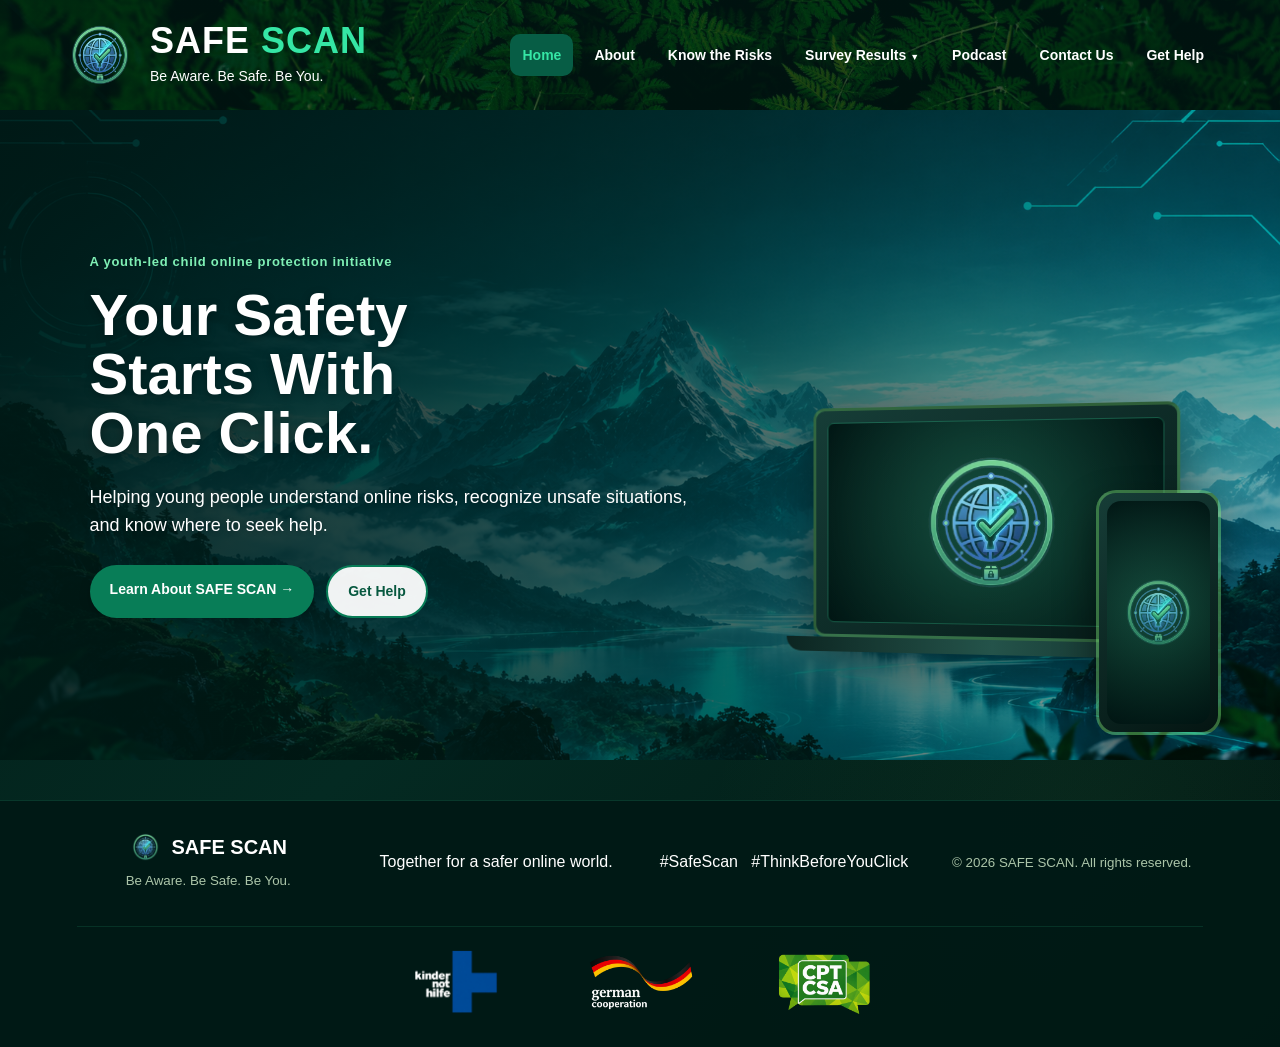
<file: index.html>
<!DOCTYPE html>
<html lang="en">
<head>
    <meta charset="UTF-8">
    <meta name="viewport" content="width=device-width, initial-scale=1.0">
    <title>SAFE SCAN | Be Aware. Be Safe. Be You.</title>
    <link rel="stylesheet" href="css/style.css">
</head>
<body>
<header class="header">

    <a href="index.html" class="logo">

        <div class="logo-icon">
            <img src="Images/logo.png" alt="SAFE SCAN Logo">
        </div>

        <div class="logo-text">
            <h2>SAFE <span>SCAN</span></h2>
            <p>Be Aware. Be Safe. Be You.</p>
        </div>

    </a>

    <nav id="mainNav">
        <a href="index.html" class="nav-link active">Home</a>
        <a href="about.html" class="nav-link">About</a>
        <a href="risks.html" class="nav-link">Know the Risks</a>
        <div class="survey-dropdown">
            <button type="button" class="nav-link survey-dropdown-btn" id="surveyDropdownButton"
                    onclick="toggleSurveyDropdown(event)" aria-expanded="false" aria-controls="surveyDropdownMenu">
                Survey Results <span class="dropdown-arrow">▼</span>
            </button>
            <div class="survey-dropdown-menu" id="surveyDropdownMenu">
                <button type="button" onclick="showSurveySection('respondentProfile')"><span>Respondent Profile</span><b>›</b></button>
                <button type="button" onclick="showSurveySection('internetUse')"><span>Internet Use and Online Behavior</span><b>›</b></button>
                <button type="button" onclick="showSurveySection('awareness')"><span>Awareness Information Needs and Podcast Preferences</span><b>›</b></button>
                <button type="button" onclick="showSurveySection('helpSeeking')"><span>Help-Seeking and Reporting</span><b>›</b></button>
                <button type="button" onclick="showSurveySection('overallData')"><span>Overall Data Interpretation</span><b>›</b></button>
            </div>
        </div>
        <a href="podcast.html" class="nav-link">Podcast</a>
        <a href="contact.html" class="nav-link">Contact Us</a>
        <a href="help.html" class="nav-link">Get Help</a>
    </nav>

    <button class="menu-btn" type="button" onclick="toggleMenu()" aria-label="Open navigation menu" aria-controls="mainNav" aria-expanded="false">☰</button>

</header>
<section class="hero" id="home">

    <div class="hero-content">

        <p class="small-title">
            A youth-led child online protection initiative
        </p>

        <h1>
            Your Safety<br>
            Starts With<br>
            One Click.
        </h1>

        <p>
            Helping young people understand online risks,
            recognize unsafe situations, and know where to seek help.
        </p>

        <div class="hero-buttons">

            <a href="about.html" class="btn primary">
                Learn About SAFE SCAN →
            </a>

            <a href="help.html" class="btn secondary">
                Get Help
            </a>

        </div>

    </div>

    <div class="hero-image">

        <div class="laptop">
            <div class="screen">
                🛡️
            </div>
        </div>

        <div class="phone">
            🛡️
        </div>

    </div>

</section>
<main>
</main>
<footer>

    <div>
        <div class="footer-brand">
            <img src="Images/logo.png" alt="SAFE SCAN Logo" class="footer-logo">
            <strong>SAFE SCAN</strong>
        </div>
        <small>Be Aware. Be Safe. Be You.</small>
    </div>

    <div>
        Together for a safer online world.
    </div>

    <div>
        #SafeScan &nbsp; #ThinkBeforeYouClick
    </div>

    <div class="copyright">
        <p><small>&copy; 2026 SAFE SCAN. All rights reserved.</small></p>
    </div>

    <div class="footer-partners" aria-label="SAFE SCAN partner logos">
        <img src="Images/partner-logo-1.png" alt="Partner organization logo">
        <img src="Images/partner-logo-2.png" alt="German Cooperation logo">
        <img src="Images/partner-logo-3.png" alt="CPT CSA logo">
    </div>

</footer>
<script src="js/script.js"></script>
</body>
</html>
</file>
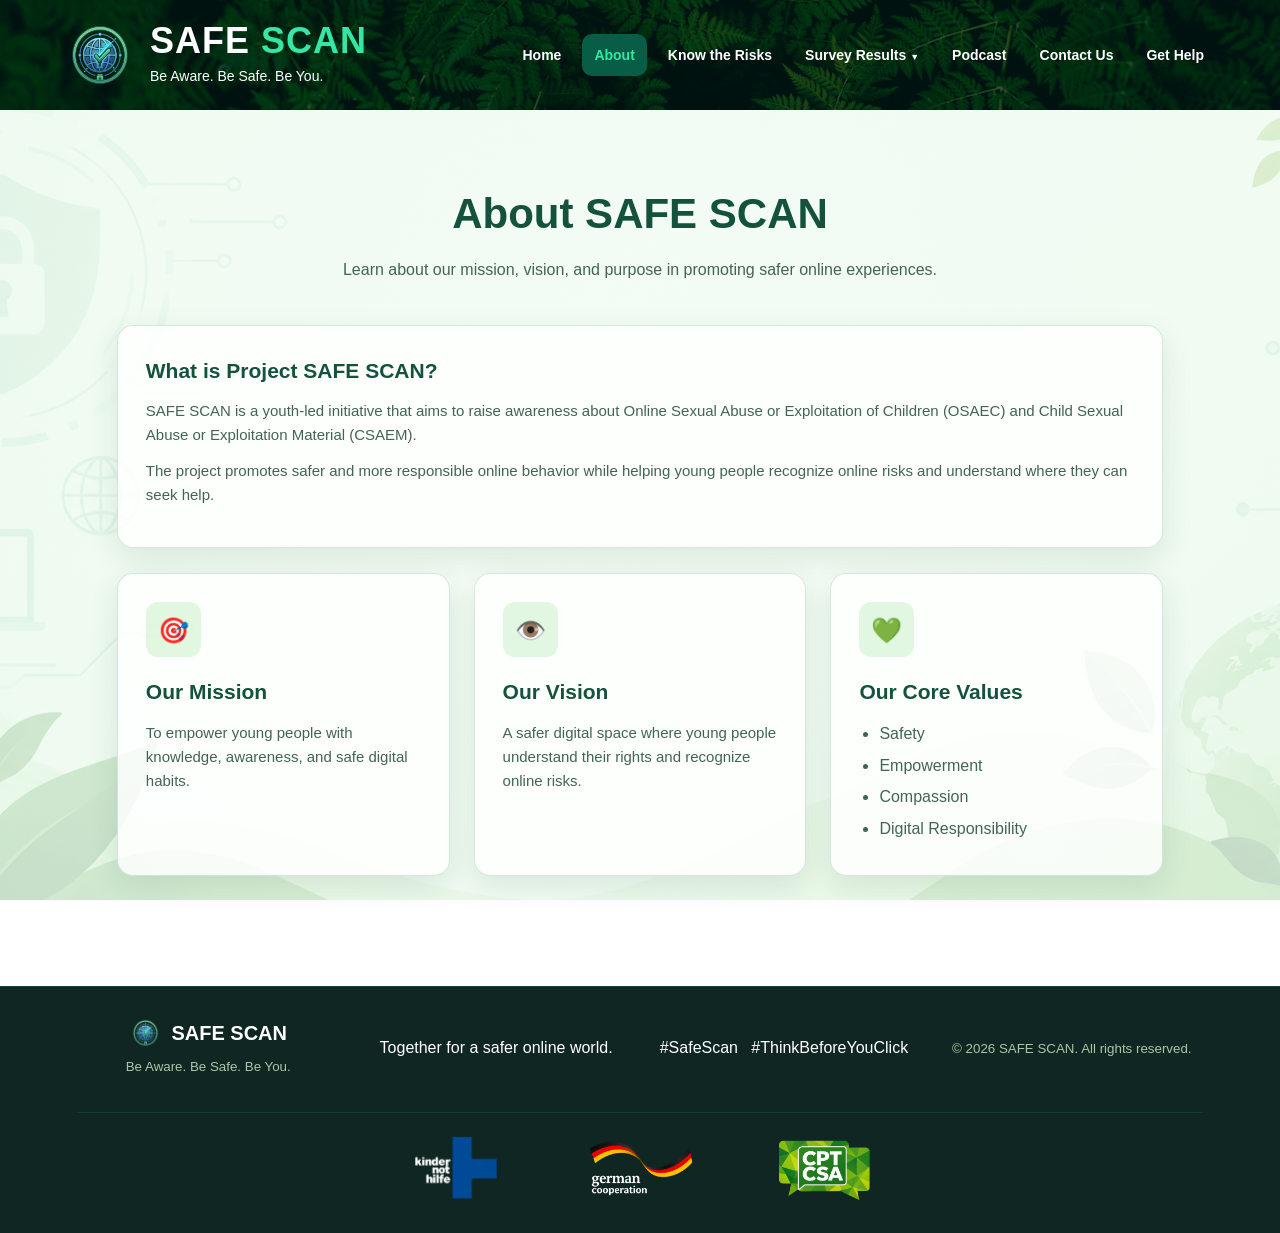
<file: about.html>
<!DOCTYPE html>
<html lang="en">
<head>
    <meta charset="UTF-8">
    <meta name="viewport" content="width=device-width, initial-scale=1.0">
    <title>About SAFE SCAN</title>
    <link rel="stylesheet" href="css/style.css">
</head>
<body>
<header class="header">

    <a href="index.html" class="logo">

        <div class="logo-icon">
            <img src="Images/logo.png" alt="SAFE SCAN Logo">
        </div>

        <div class="logo-text">
            <h2>SAFE <span>SCAN</span></h2>
            <p>Be Aware. Be Safe. Be You.</p>
        </div>

    </a>

    <nav id="mainNav">
        <a href="index.html" class="nav-link">Home</a>
        <a href="about.html" class="nav-link active">About</a>
        <a href="risks.html" class="nav-link">Know the Risks</a>
        <div class="survey-dropdown">
            <button type="button" class="nav-link survey-dropdown-btn" id="surveyDropdownButton"
                    onclick="toggleSurveyDropdown(event)" aria-expanded="false" aria-controls="surveyDropdownMenu">
                Survey Results <span class="dropdown-arrow">▼</span>
            </button>
            <div class="survey-dropdown-menu" id="surveyDropdownMenu">
                <button type="button" onclick="showSurveySection('respondentProfile')"><span>Respondent Profile</span><b>›</b></button>
                <button type="button" onclick="showSurveySection('internetUse')"><span>Internet Use and Online Behavior</span><b>›</b></button>
                <button type="button" onclick="showSurveySection('awareness')"><span>Awareness Information Needs and Podcast Preferences</span><b>›</b></button>
                <button type="button" onclick="showSurveySection('helpSeeking')"><span>Help-Seeking and Reporting</span><b>›</b></button>
                <button type="button" onclick="showSurveySection('overallData')"><span>Overall Data Interpretation</span><b>›</b></button>
            </div>
        </div>
        <a href="podcast.html" class="nav-link">Podcast</a>
        <a href="contact.html" class="nav-link">Contact Us</a>
        <a href="help.html" class="nav-link">Get Help</a>
    </nav>

    <button class="menu-btn" type="button" onclick="toggleMenu()" aria-label="Open navigation menu" aria-controls="mainNav" aria-expanded="false">☰</button>

</header>
<main>
<section class="page" id="about">

    <div class="page-title">
        <h2>About SAFE SCAN</h2>

        <p>
            Learn about our mission, vision, and purpose
            in promoting safer online experiences.
        </p>
    </div>

    <div class="card">

        <h3>What is Project SAFE SCAN?</h3>

        <p>
            SAFE SCAN is a youth-led initiative that aims to raise
            awareness about Online Sexual Abuse or Exploitation of
            Children (OSAEC) and Child Sexual Abuse or Exploitation
            Material (CSAEM).
        </p>

        <p>
            The project promotes safer and more responsible online
            behavior while helping young people recognize online
            risks and understand where they can seek help.
        </p>

    </div>


    <div class="three-columns">

        <div class="card">

            <div class="card-icon">🎯</div>

            <h3>Our Mission</h3>

            <p>
                To empower young people with knowledge,
                awareness, and safe digital habits.
            </p>

        </div>


        <div class="card">

            <div class="card-icon">👁️</div>

            <h3>Our Vision</h3>

            <p>
                A safer digital space where young people
                understand their rights and recognize online risks.
            </p>

        </div>


        <div class="card">

            <div class="card-icon">💚</div>

            <h3>Our Core Values</h3>

            <ul>
                <li>Safety</li>
                <li>Empowerment</li>
                <li>Compassion</li>
                <li>Digital Responsibility</li>
            </ul>

        </div>

    </div>

</section>
</main>
<footer>

    <div>
        <div class="footer-brand">
            <img src="Images/logo.png" alt="SAFE SCAN Logo" class="footer-logo">
            <strong>SAFE SCAN</strong>
        </div>
        <small>Be Aware. Be Safe. Be You.</small>
    </div>

    <div>
        Together for a safer online world.
    </div>

    <div>
        #SafeScan &nbsp; #ThinkBeforeYouClick
    </div>

    <div class="copyright">
        <p><small>&copy; 2026 SAFE SCAN. All rights reserved.</small></p>
    </div>

    <div class="footer-partners" aria-label="SAFE SCAN partner logos">
        <img src="Images/partner-logo-1.png" alt="Partner organization logo">
        <img src="Images/partner-logo-2.png" alt="German Cooperation logo">
        <img src="Images/partner-logo-3.png" alt="CPT CSA logo">
    </div>

</footer>
<script src="js/script.js"></script>
</body>
</html>
</file>
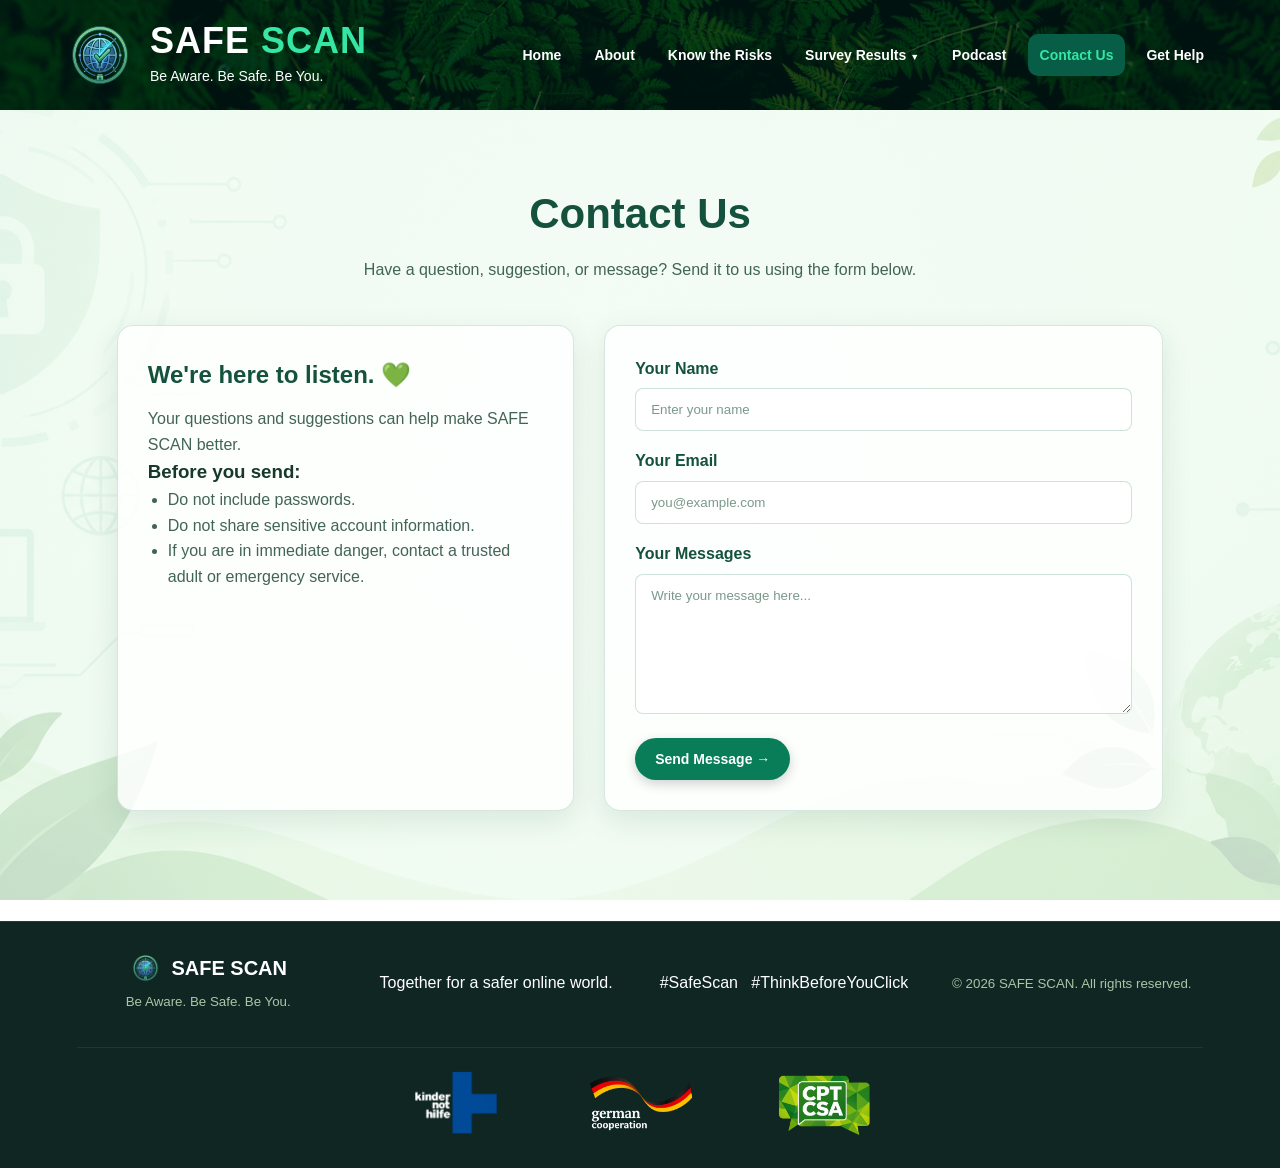
<file: contact.html>
<!DOCTYPE html>
<html lang="en">
<head>
    <meta charset="UTF-8">
    <meta name="viewport" content="width=device-width, initial-scale=1.0">
    <title>Contact Us | SAFE SCAN</title>
    <link rel="stylesheet" href="css/style.css">
</head>
<body>
<header class="header">

    <a href="index.html" class="logo">

        <div class="logo-icon">
            <img src="Images/logo.png" alt="SAFE SCAN Logo">
        </div>

        <div class="logo-text">
            <h2>SAFE <span>SCAN</span></h2>
            <p>Be Aware. Be Safe. Be You.</p>
        </div>

    </a>

    <nav id="mainNav">
        <a href="index.html" class="nav-link">Home</a>
        <a href="about.html" class="nav-link">About</a>
        <a href="risks.html" class="nav-link">Know the Risks</a>
        <div class="survey-dropdown">
            <button type="button" class="nav-link survey-dropdown-btn" id="surveyDropdownButton"
                    onclick="toggleSurveyDropdown(event)" aria-expanded="false" aria-controls="surveyDropdownMenu">
                Survey Results <span class="dropdown-arrow">▼</span>
            </button>
            <div class="survey-dropdown-menu" id="surveyDropdownMenu">
                <button type="button" onclick="showSurveySection('respondentProfile')"><span>Respondent Profile</span><b>›</b></button>
                <button type="button" onclick="showSurveySection('internetUse')"><span>Internet Use and Online Behavior</span><b>›</b></button>
                <button type="button" onclick="showSurveySection('awareness')"><span>Awareness Information Needs and Podcast Preferences</span><b>›</b></button>
                <button type="button" onclick="showSurveySection('helpSeeking')"><span>Help-Seeking and Reporting</span><b>›</b></button>
                <button type="button" onclick="showSurveySection('overallData')"><span>Overall Data Interpretation</span><b>›</b></button>
            </div>
        </div>
        <a href="podcast.html" class="nav-link">Podcast</a>
        <a href="contact.html" class="nav-link active">Contact Us</a>
        <a href="help.html" class="nav-link">Get Help</a>
    </nav>

    <button class="menu-btn" type="button" onclick="toggleMenu()" aria-label="Open navigation menu" aria-controls="mainNav" aria-expanded="false">☰</button>

</header>
<main>
<section class="page" id="contact">

    <div class="page-title">

        <h2>Contact Us</h2>

        <p>
            Have a question, suggestion, or message?
            Send it to us using the form below.
        </p>

    </div>


    <div class="contact-container">


        <div class="contact-info">

            <h2>
                We're here to listen. 💚
            </h2>

            <p>
                Your questions and suggestions can help
                make SAFE SCAN better.
            </p>

            <h3>Before you send:</h3>

            <ul>

                <li>
                    Do not include passwords.
                </li>

                <li>
                    Do not share sensitive account information.
                </li>

                <li>
                    If you are in immediate danger,
                    contact a trusted adult or emergency service.
                </li>

            </ul>

        </div>


        <form id="contactForm">

            <label>Your Name</label>

            <input
                type="text"
                id="name"
                placeholder="Enter your name"
                required
            >


            <label>Your Email</label>

            <input
                type="email"
                id="email"
                placeholder="you@example.com"
                required
            >


            <label>Your Messages</label>

            <textarea
                id="message"
                placeholder="Write your message here..."
                required
            ></textarea>


            <button
                type="submit"
                class="btn primary"
            >
                Send Message →
            </button>


            <div
                id="successMessage"
                class="success-message"
            ></div>

        </form>

    </div>

</section>
</main>
<footer>

    <div>
        <div class="footer-brand">
            <img src="Images/logo.png" alt="SAFE SCAN Logo" class="footer-logo">
            <strong>SAFE SCAN</strong>
        </div>
        <small>Be Aware. Be Safe. Be You.</small>
    </div>

    <div>
        Together for a safer online world.
    </div>

    <div>
        #SafeScan &nbsp; #ThinkBeforeYouClick
    </div>

    <div class="copyright">
        <p><small>&copy; 2026 SAFE SCAN. All rights reserved.</small></p>
    </div>

    <div class="footer-partners" aria-label="SAFE SCAN partner logos">
        <img src="Images/partner-logo-1.png" alt="Partner organization logo">
        <img src="Images/partner-logo-2.png" alt="German Cooperation logo">
        <img src="Images/partner-logo-3.png" alt="CPT CSA logo">
    </div>

</footer>
<script src="js/script.js"></script>
</body>
</html>
</file>
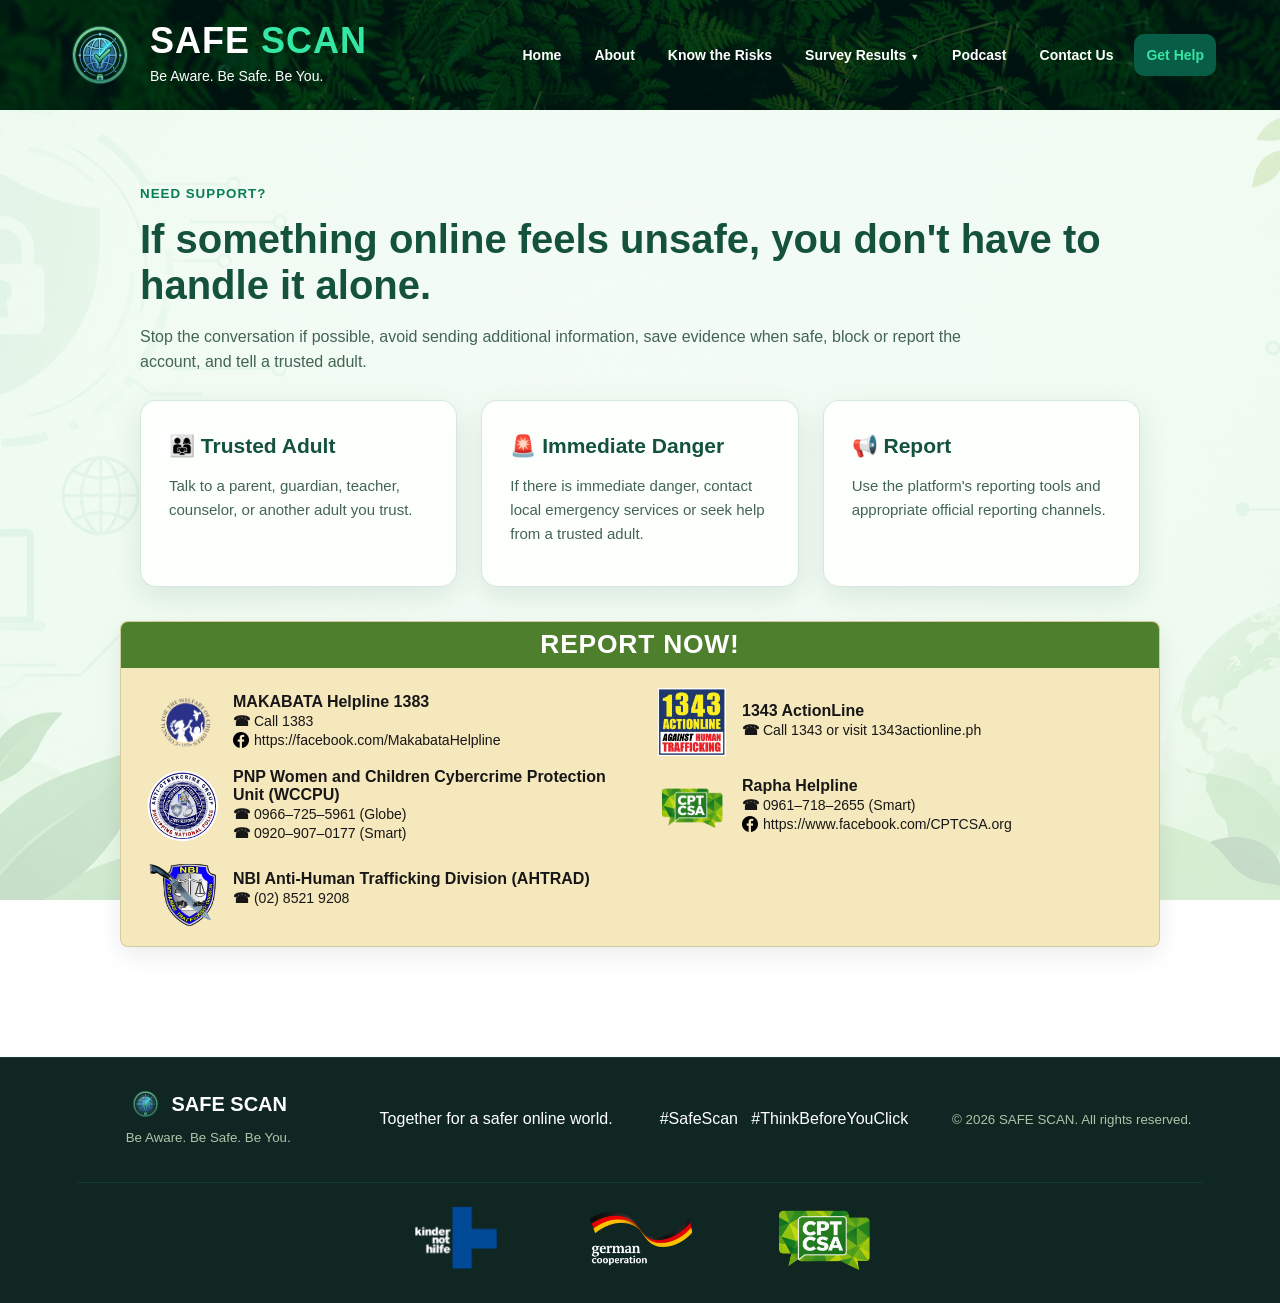
<file: help.html>
<!DOCTYPE html>
<html lang="en">
<head>
    <meta charset="UTF-8">
    <meta name="viewport" content="width=device-width, initial-scale=1.0">
    <title>Get Help | SAFE SCAN</title>
    <link rel="stylesheet" href="css/style.css">
</head>
<body>
<header class="header">

    <a href="index.html" class="logo">

        <div class="logo-icon">
            <img src="Images/logo.png" alt="SAFE SCAN Logo">
        </div>

        <div class="logo-text">
            <h2>SAFE <span>SCAN</span></h2>
            <p>Be Aware. Be Safe. Be You.</p>
        </div>

    </a>

    <nav id="mainNav">
        <a href="index.html" class="nav-link">Home</a>
        <a href="about.html" class="nav-link">About</a>
        <a href="risks.html" class="nav-link">Know the Risks</a>
        <div class="survey-dropdown">
            <button type="button" class="nav-link survey-dropdown-btn" id="surveyDropdownButton"
                    onclick="toggleSurveyDropdown(event)" aria-expanded="false" aria-controls="surveyDropdownMenu">
                Survey Results <span class="dropdown-arrow">▼</span>
            </button>
            <div class="survey-dropdown-menu" id="surveyDropdownMenu">
                <button type="button" onclick="showSurveySection('respondentProfile')"><span>Respondent Profile</span><b>›</b></button>
                <button type="button" onclick="showSurveySection('internetUse')"><span>Internet Use and Online Behavior</span><b>›</b></button>
                <button type="button" onclick="showSurveySection('awareness')"><span>Awareness Information Needs and Podcast Preferences</span><b>›</b></button>
                <button type="button" onclick="showSurveySection('helpSeeking')"><span>Help-Seeking and Reporting</span><b>›</b></button>
                <button type="button" onclick="showSurveySection('overallData')"><span>Overall Data Interpretation</span><b>›</b></button>
            </div>
        </div>
        <a href="podcast.html" class="nav-link">Podcast</a>
        <a href="contact.html" class="nav-link">Contact Us</a>
        <a href="help.html" class="nav-link active">Get Help</a>
    </nav>

    <button class="menu-btn" type="button" onclick="toggleMenu()" aria-label="Open navigation menu" aria-controls="mainNav" aria-expanded="false">☰</button>

</header>
<main>
<section class="page" id="help">

    <div class="help-box">

        <small>NEED SUPPORT?</small>

        <h2>
            If something online feels unsafe,
            you don't have to handle it alone.
        </h2>

        <p>
            Stop the conversation if possible,
            avoid sending additional information,
            save evidence when safe, block or report
            the account, and tell a trusted adult.
        </p>


        <div class="three-columns">


            <div class="card">

                <h3>👨‍👩‍👧 Trusted Adult</h3>

                <p>
                    Talk to a parent, guardian, teacher,
                    counselor, or another adult you trust.
                </p>

            </div>


            <div class="card">

                <h3>🚨 Immediate Danger</h3>

                <p>
                    If there is immediate danger,
                    contact local emergency services
                    or seek help from a trusted adult.
                </p>

            </div>


            <div class="card">

                <h3>📢 Report</h3>

                <p>
                    Use the platform's reporting tools
                    and appropriate official reporting channels.
                </p>

            </div>

        </div>

    </div>

        <section class="report-now-section" aria-labelledby="reportNowTitle">
            <div class="report-now-header" id="reportNowTitle">REPORT NOW!</div>

            <div class="report-contacts-grid">
                <article class="report-contact">
                    <div class="report-logo-wrap">
                        <img src="Images/report-cwc.png" alt="Council for the Welfare of Children logo">
                    </div>
                    <div class="report-contact-info">
                        <h3>MAKABATA Helpline 1383</h3>
                        <p><strong>☎</strong> Call 1383</p>
                        <p class="report-facebook"><img src="Images/facebook-report.png" alt="Facebook"> <span>https://facebook.com/MakabataHelpline</span></p>
                    </div>
                </article>

                <article class="report-contact">
                    <div class="report-logo-wrap">
                        <img src="Images/report-1343.jpg" alt="1343 ActionLine logo">
                    </div>
                    <div class="report-contact-info">
                        <h3>1343 ActionLine</h3>
                        <p><strong>☎</strong> Call 1343 or visit 1343actionline.ph</p>
                    </div>
                </article>

                <article class="report-contact">
                    <div class="report-logo-wrap">
                        <img src="Images/report-pnp-cybercrime.webp" alt="PNP Women and Children Cybercrime Protection Unit logo">
                    </div>
                    <div class="report-contact-info">
                        <h3>PNP Women and Children Cybercrime Protection Unit (WCCPU)</h3>
                        <p><strong>☎</strong> 0966–725–5961 (Globe)</p>
                        <p><strong>☎</strong> 0920–907–0177 (Smart)</p>
                    </div>
                </article>

                <article class="report-contact">
                    <div class="report-logo-wrap">
                        <img src="Images/report-cptcsa.png" alt="CPTCSA logo">
                    </div>
                    <div class="report-contact-info">
                        <h3>Rapha Helpline</h3>
                        <p><strong>☎</strong> 0961–718–2655 (Smart)</p>
                        <p class="report-facebook"><img src="Images/facebook-report.png" alt="Facebook"> <span>https://www.facebook.com/CPTCSA.org</span></p>
                    </div>
                </article>

                <article class="report-contact">
                    <div class="report-logo-wrap">
                        <img src="Images/report-nbi.jpg" alt="NBI Anti-Human Trafficking Division logo">
                    </div>
                    <div class="report-contact-info">
                        <h3>NBI Anti-Human Trafficking Division (AHTRAD)</h3>
                        <p><strong>☎</strong> (02) 8521 9208</p>
                    </div>
                </article>
            </div>
        </section>

</section>
</main>
<footer>

    <div>
        <div class="footer-brand">
            <img src="Images/logo.png" alt="SAFE SCAN Logo" class="footer-logo">
            <strong>SAFE SCAN</strong>
        </div>
        <small>Be Aware. Be Safe. Be You.</small>
    </div>

    <div>
        Together for a safer online world.
    </div>

    <div>
        #SafeScan &nbsp; #ThinkBeforeYouClick
    </div>

    <div class="copyright">
        <p><small>&copy; 2026 SAFE SCAN. All rights reserved.</small></p>
    </div>

    <div class="footer-partners" aria-label="SAFE SCAN partner logos">
        <img src="Images/partner-logo-1.png" alt="Partner organization logo">
        <img src="Images/partner-logo-2.png" alt="German Cooperation logo">
        <img src="Images/partner-logo-3.png" alt="CPT CSA logo">
    </div>

</footer>
<script src="js/script.js"></script>
</body>
</html>
</file>
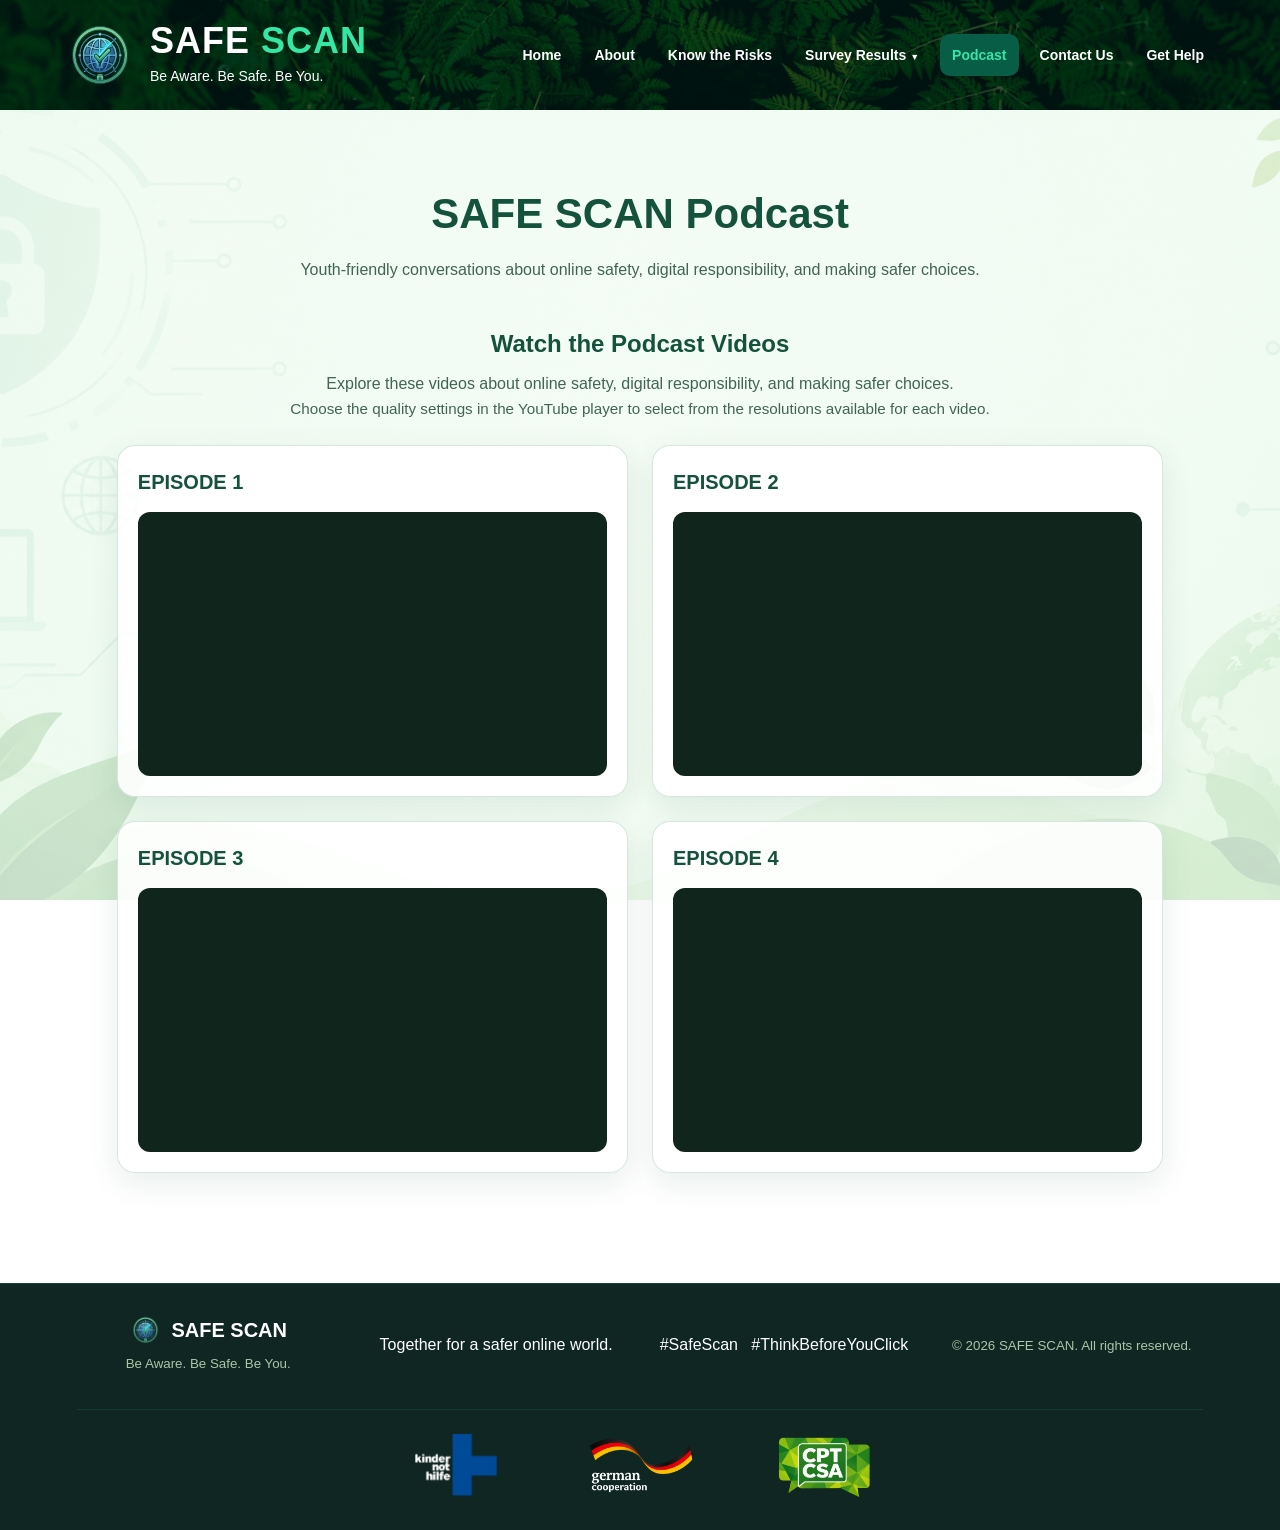
<file: podcast.html>
<!DOCTYPE html>
<html lang="en">
<head>
    <meta charset="UTF-8">
    <meta name="viewport" content="width=device-width, initial-scale=1.0">
    <title>Podcast | SAFE SCAN</title>
    <link rel="stylesheet" href="css/style.css">
</head>
<body>
<header class="header">

    <a href="index.html" class="logo">

        <div class="logo-icon">
            <img src="Images/logo.png" alt="SAFE SCAN Logo">
        </div>

        <div class="logo-text">
            <h2>SAFE <span>SCAN</span></h2>
            <p>Be Aware. Be Safe. Be You.</p>
        </div>

    </a>

    <nav id="mainNav">
        <a href="index.html" class="nav-link">Home</a>
        <a href="about.html" class="nav-link">About</a>
        <a href="risks.html" class="nav-link">Know the Risks</a>
        <div class="survey-dropdown">
            <button type="button" class="nav-link survey-dropdown-btn" id="surveyDropdownButton"
                    onclick="toggleSurveyDropdown(event)" aria-expanded="false" aria-controls="surveyDropdownMenu">
                Survey Results <span class="dropdown-arrow">▼</span>
            </button>
            <div class="survey-dropdown-menu" id="surveyDropdownMenu">
                <button type="button" onclick="showSurveySection('respondentProfile')"><span>Respondent Profile</span><b>›</b></button>
                <button type="button" onclick="showSurveySection('internetUse')"><span>Internet Use and Online Behavior</span><b>›</b></button>
                <button type="button" onclick="showSurveySection('awareness')"><span>Awareness Information Needs and Podcast Preferences</span><b>›</b></button>
                <button type="button" onclick="showSurveySection('helpSeeking')"><span>Help-Seeking and Reporting</span><b>›</b></button>
                <button type="button" onclick="showSurveySection('overallData')"><span>Overall Data Interpretation</span><b>›</b></button>
            </div>
        </div>
        <a href="podcast.html" class="nav-link active">Podcast</a>
        <a href="contact.html" class="nav-link">Contact Us</a>
        <a href="help.html" class="nav-link">Get Help</a>
    </nav>

    <button class="menu-btn" type="button" onclick="toggleMenu()" aria-label="Open navigation menu" aria-controls="mainNav" aria-expanded="false">☰</button>

</header>
<main>
<section class="page" id="podcast">

    <div class="page-title">

        <h2>SAFE SCAN Podcast</h2>

        <p>
            Youth-friendly conversations about online safety,
            digital responsibility, and making safer choices.
        </p>

    </div>


    <div class="podcast-intro">
        <h2>Watch the Podcast Videos</h2>
        <p>Explore these videos about online safety, digital responsibility, and making safer choices.</p>
        <p class="podcast-quality-note">Choose the quality settings in the YouTube player to select from the resolutions available for each video.</p>
    </div>

    <div class="podcast-video-grid" aria-label="Podcast videos">
        <article class="podcast-video-card">
            <h3>EPISODE 1</h3>
            <div class="podcast-video-frame">
                <iframe src="https://www.youtube-nocookie.com/embed/FsksAUtKZDU"
                        title="SAFE SCAN EPISODE 1" allow="accelerometer; autoplay; clipboard-write; encrypted-media; gyroscope; picture-in-picture; web-share" allowfullscreen loading="lazy" referrerpolicy="strict-origin-when-cross-origin"></iframe>
            </div>
        </article>
        <article class="podcast-video-card">
            <h3>EPISODE 2</h3>
            <div class="podcast-video-frame">
                <iframe src="https://www.youtube-nocookie.com/embed/3GFtwhjCz1c"
                        title="SAFE SCAN EPISODE 2" allow="accelerometer; autoplay; clipboard-write; encrypted-media; gyroscope; picture-in-picture; web-share" allowfullscreen loading="lazy" referrerpolicy="strict-origin-when-cross-origin"></iframe>
            </div>
        </article>
        <article class="podcast-video-card">
            <h3>EPISODE 3</h3>
            <div class="podcast-video-frame">
                <iframe src="https://www.youtube-nocookie.com/embed/a0WJ1ShZQKw"
                        title="SAFE SCAN EPISODE 3" allow="accelerometer; autoplay; clipboard-write; encrypted-media; gyroscope; picture-in-picture; web-share" allowfullscreen loading="lazy" referrerpolicy="strict-origin-when-cross-origin"></iframe>
            </div>
        </article>
        <article class="podcast-video-card">
            <h3>EPISODE 4</h3>
            <div class="podcast-video-frame">
                <iframe src="https://www.youtube-nocookie.com/embed/zZb_tJRpwA0"
                        title="SAFE SCAN EPISODE 4" allow="accelerometer; autoplay; clipboard-write; encrypted-media; gyroscope; picture-in-picture; web-share" allowfullscreen loading="lazy" referrerpolicy="strict-origin-when-cross-origin"></iframe>
            </div>
        </article>

    </div>

</section>
</main>
<footer>

    <div>
        <div class="footer-brand">
            <img src="Images/logo.png" alt="SAFE SCAN Logo" class="footer-logo">
            <strong>SAFE SCAN</strong>
        </div>
        <small>Be Aware. Be Safe. Be You.</small>
    </div>

    <div>
        Together for a safer online world.
    </div>

    <div>
        #SafeScan &nbsp; #ThinkBeforeYouClick
    </div>

    <div class="copyright">
        <p><small>&copy; 2026 SAFE SCAN. All rights reserved.</small></p>
    </div>

    <div class="footer-partners" aria-label="SAFE SCAN partner logos">
        <img src="Images/partner-logo-1.png" alt="Partner organization logo">
        <img src="Images/partner-logo-2.png" alt="German Cooperation logo">
        <img src="Images/partner-logo-3.png" alt="CPT CSA logo">
    </div>

</footer>
<script src="js/script.js"></script>
</body>
</html>
</file>
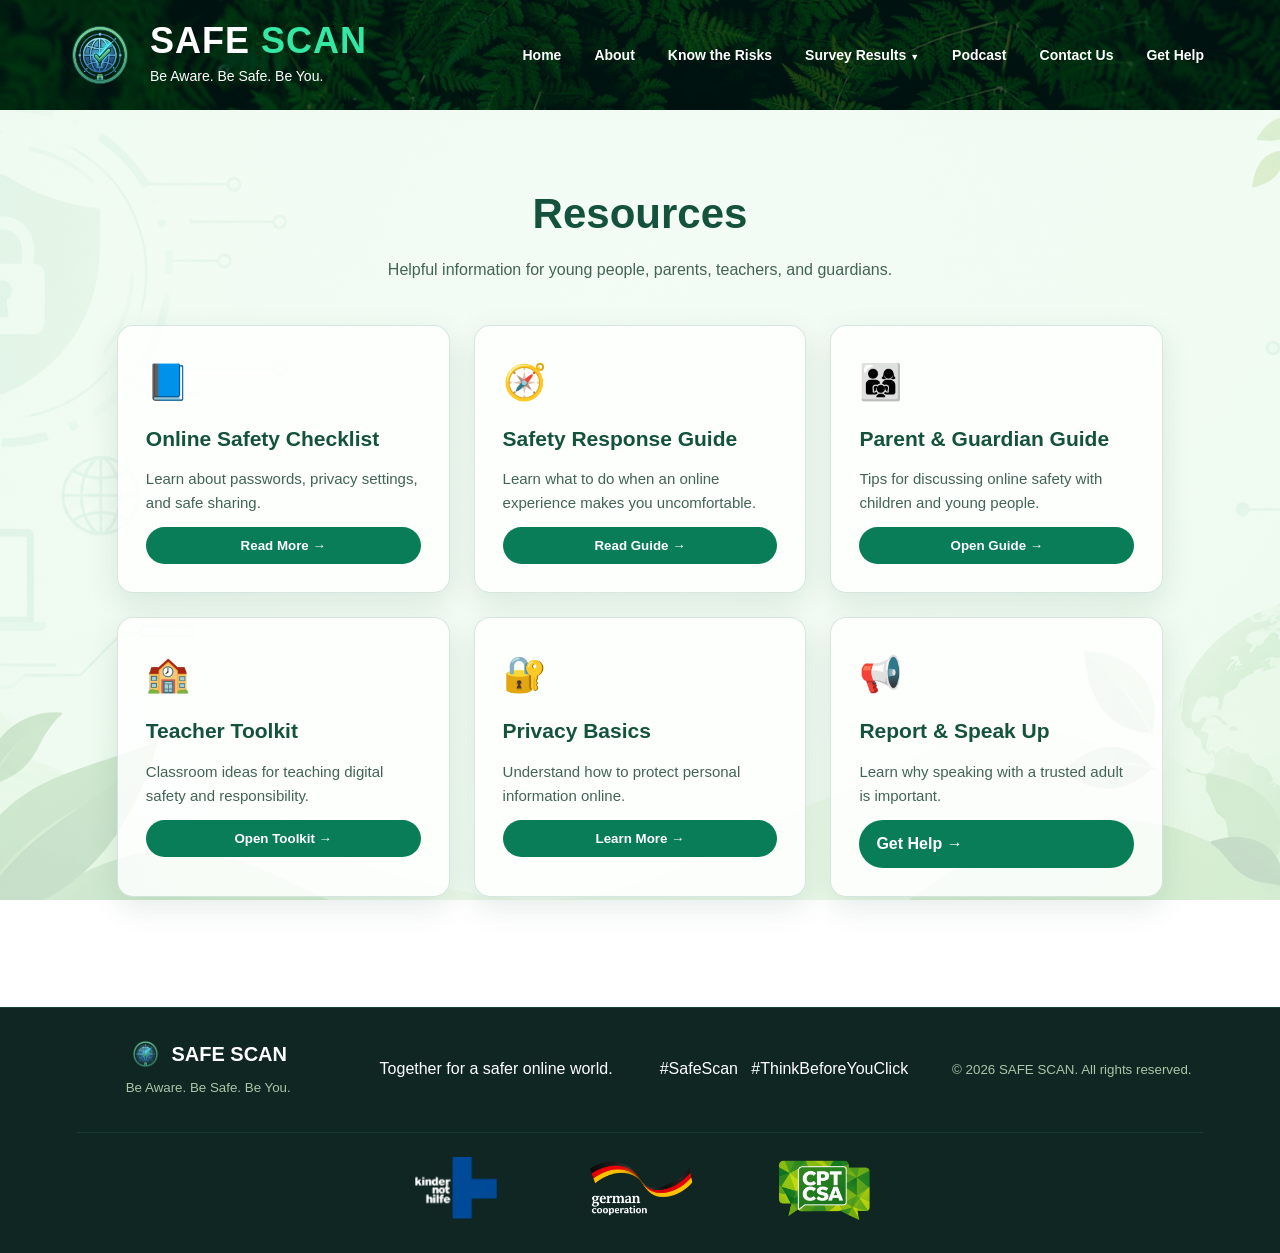
<file: resources.html>
<!DOCTYPE html>
<html lang="en">
<head>
    <meta charset="UTF-8">
    <meta name="viewport" content="width=device-width, initial-scale=1.0">
    <title>Resources | SAFE SCAN</title>
    <link rel="stylesheet" href="css/style.css">
</head>
<body>
<header class="header">

    <a href="index.html" class="logo">

        <div class="logo-icon">
            <img src="Images/logo.png" alt="SAFE SCAN Logo">
        </div>

        <div class="logo-text">
            <h2>SAFE <span>SCAN</span></h2>
            <p>Be Aware. Be Safe. Be You.</p>
        </div>

    </a>

    <nav id="mainNav">
        <a href="index.html" class="nav-link">Home</a>
        <a href="about.html" class="nav-link">About</a>
        <a href="risks.html" class="nav-link">Know the Risks</a>
        <div class="survey-dropdown">
            <button type="button" class="nav-link survey-dropdown-btn" id="surveyDropdownButton"
                    onclick="toggleSurveyDropdown(event)" aria-expanded="false" aria-controls="surveyDropdownMenu">
                Survey Results <span class="dropdown-arrow">▼</span>
            </button>
            <div class="survey-dropdown-menu" id="surveyDropdownMenu">
                <button type="button" onclick="showSurveySection('respondentProfile')"><span>Respondent Profile</span><b>›</b></button>
                <button type="button" onclick="showSurveySection('internetUse')"><span>Internet Use and Online Behavior</span><b>›</b></button>
                <button type="button" onclick="showSurveySection('awareness')"><span>Awareness Information Needs and Podcast Preferences</span><b>›</b></button>
                <button type="button" onclick="showSurveySection('helpSeeking')"><span>Help-Seeking and Reporting</span><b>›</b></button>
                <button type="button" onclick="showSurveySection('overallData')"><span>Overall Data Interpretation</span><b>›</b></button>
            </div>
        </div>
        <a href="podcast.html" class="nav-link">Podcast</a>
        <a href="contact.html" class="nav-link">Contact Us</a>
        <a href="help.html" class="nav-link">Get Help</a>
    </nav>

    <button class="menu-btn" type="button" onclick="toggleMenu()" aria-label="Open navigation menu" aria-controls="mainNav" aria-expanded="false">☰</button>

</header>
<main>
<section class="page" id="resources">

    <div class="page-title">

        <h2>Resources</h2>

        <p>
            Helpful information for young people, parents,
            teachers, and guardians.
        </p>

    </div>


    <div class="three-columns">

        <div class="card resource">

            <span>📘</span>

            <h3>Online Safety Checklist</h3>

            <p>
                Learn about passwords, privacy settings,
                and safe sharing.
            </p>

            <button onclick="resourceMessage()">
                Read More →
            </button>

        </div>


        <div class="card resource">

            <span>🧭</span>

            <h3>Safety Response Guide</h3>

            <p>
                Learn what to do when an online experience
                makes you uncomfortable.
            </p>

            <button onclick="resourceMessage()">
                Read Guide →
            </button>

        </div>


        <div class="card resource">

            <span>👨‍👩‍👧</span>

            <h3>Parent & Guardian Guide</h3>

            <p>
                Tips for discussing online safety with children
                and young people.
            </p>

            <button onclick="resourceMessage()">
                Open Guide →
            </button>

        </div>


        <div class="card resource">

            <span>🏫</span>

            <h3>Teacher Toolkit</h3>

            <p>
                Classroom ideas for teaching digital safety
                and responsibility.
            </p>

            <button onclick="resourceMessage()">
                Open Toolkit →
            </button>

        </div>


        <div class="card resource">

            <span>🔐</span>

            <h3>Privacy Basics</h3>

            <p>
                Understand how to protect personal information
                online.
            </p>

            <button onclick="resourceMessage()">
                Learn More →
            </button>

        </div>


        <div class="card resource">

            <span>📢</span>

            <h3>Report & Speak Up</h3>

            <p>
                Learn why speaking with a trusted adult is important.
            </p>

            <a href="help.html">
                Get Help →
            </a>

        </div>

    </div>

</section>
</main>
<footer>

    <div>
        <div class="footer-brand">
            <img src="Images/logo.png" alt="SAFE SCAN Logo" class="footer-logo">
            <strong>SAFE SCAN</strong>
        </div>
        <small>Be Aware. Be Safe. Be You.</small>
    </div>

    <div>
        Together for a safer online world.
    </div>

    <div>
        #SafeScan &nbsp; #ThinkBeforeYouClick
    </div>

    <div class="copyright">
        <p><small>&copy; 2026 SAFE SCAN. All rights reserved.</small></p>
    </div>

    <div class="footer-partners" aria-label="SAFE SCAN partner logos">
        <img src="Images/partner-logo-1.png" alt="Partner organization logo">
        <img src="Images/partner-logo-2.png" alt="German Cooperation logo">
        <img src="Images/partner-logo-3.png" alt="CPT CSA logo">
    </div>

</footer>
<script src="js/script.js"></script>
</body>
</html>
</file>
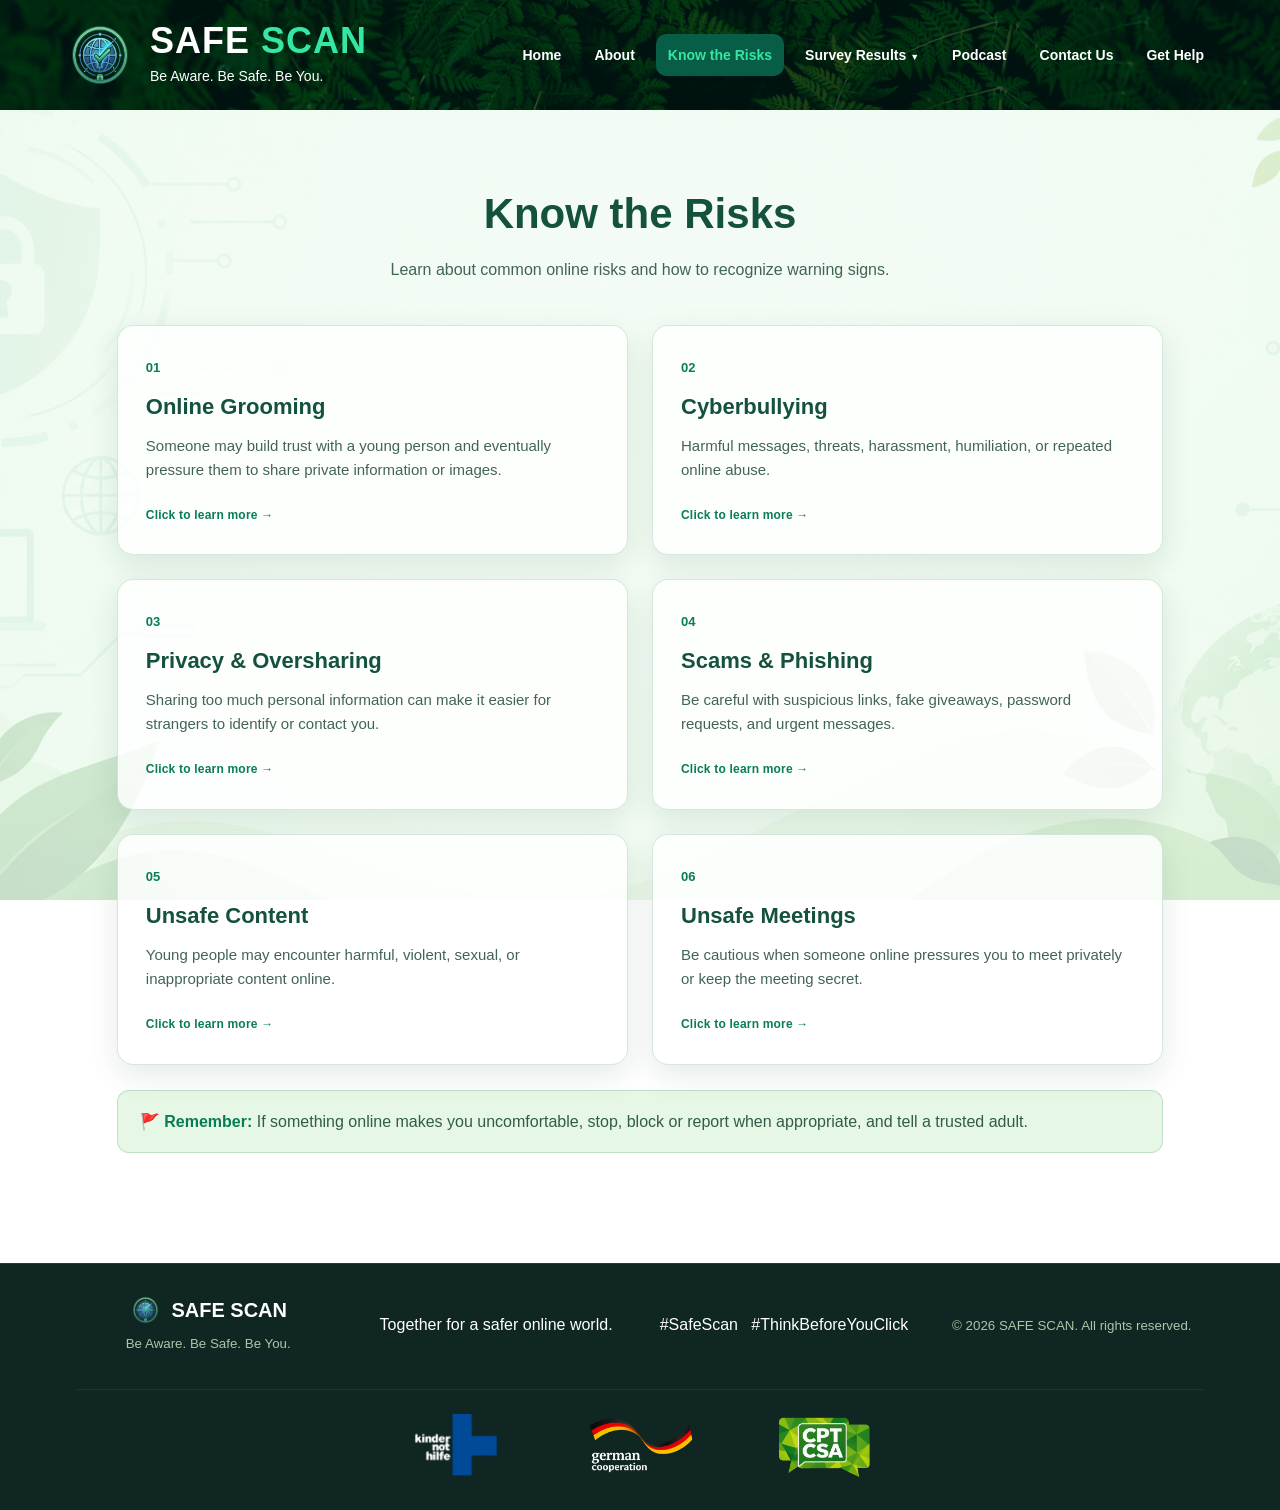
<file: risks.html>
<!DOCTYPE html>
<html lang="en">
<head>
    <meta charset="UTF-8">
    <meta name="viewport" content="width=device-width, initial-scale=1.0">
    <title>Know the Risks | SAFE SCAN</title>
    <link rel="stylesheet" href="css/style.css">
</head>
<body>
<header class="header">

    <a href="index.html" class="logo">

        <div class="logo-icon">
            <img src="Images/logo.png" alt="SAFE SCAN Logo">
        </div>

        <div class="logo-text">
            <h2>SAFE <span>SCAN</span></h2>
            <p>Be Aware. Be Safe. Be You.</p>
        </div>

    </a>

    <nav id="mainNav">
        <a href="index.html" class="nav-link">Home</a>
        <a href="about.html" class="nav-link">About</a>
        <a href="risks.html" class="nav-link active">Know the Risks</a>
        <div class="survey-dropdown">
            <button type="button" class="nav-link survey-dropdown-btn" id="surveyDropdownButton"
                    onclick="toggleSurveyDropdown(event)" aria-expanded="false" aria-controls="surveyDropdownMenu">
                Survey Results <span class="dropdown-arrow">▼</span>
            </button>
            <div class="survey-dropdown-menu" id="surveyDropdownMenu">
                <button type="button" onclick="showSurveySection('respondentProfile')"><span>Respondent Profile</span><b>›</b></button>
                <button type="button" onclick="showSurveySection('internetUse')"><span>Internet Use and Online Behavior</span><b>›</b></button>
                <button type="button" onclick="showSurveySection('awareness')"><span>Awareness Information Needs and Podcast Preferences</span><b>›</b></button>
                <button type="button" onclick="showSurveySection('helpSeeking')"><span>Help-Seeking and Reporting</span><b>›</b></button>
                <button type="button" onclick="showSurveySection('overallData')"><span>Overall Data Interpretation</span><b>›</b></button>
            </div>
        </div>
        <a href="podcast.html" class="nav-link">Podcast</a>
        <a href="contact.html" class="nav-link">Contact Us</a>
        <a href="help.html" class="nav-link">Get Help</a>
    </nav>

    <button class="menu-btn" type="button" onclick="toggleMenu()" aria-label="Open navigation menu" aria-controls="mainNav" aria-expanded="false">☰</button>

</header>
<main>
<section class="page" id="risks">

    <div class="page-title">

        <h2>Know the Risks</h2>

        <p>
            Learn about common online risks and how to recognize
            warning signs.
        </p>

    </div>


    <div class="risk-grid">


        <div class="card risk-card risk-card-clickable" role="button" tabindex="0"
             aria-haspopup="dialog" aria-controls="onlineGroomingModal"
             onclick="openRiskModal('onlineGroomingModal')"
             onkeydown="if(event.key === 'Enter' || event.key === ' '){event.preventDefault(); openRiskModal('onlineGroomingModal');}">

            <span>01</span>

            <h3>Online Grooming</h3>

            <p>
                Someone may build trust with a young person
                and eventually pressure them to share private
                information or images.
            </p>

            <small class="click-to-learn">Click to learn more →</small>

        </div>


        <div class="card risk-card risk-card-clickable" role="button" tabindex="0"
             aria-haspopup="dialog" aria-controls="cyberbullyingModal"
             onclick="openRiskModal('cyberbullyingModal')"
             onkeydown="if(event.key === 'Enter' || event.key === ' '){event.preventDefault(); openRiskModal('cyberbullyingModal');}">

            <span>02</span>

            <h3>Cyberbullying</h3>

            <p>
                Harmful messages, threats, harassment,
                humiliation, or repeated online abuse.
            </p>

            <small class="click-to-learn">Click to learn more →</small>

        </div>


        <div class="card risk-card risk-card-clickable" role="button" tabindex="0"
             aria-haspopup="dialog" aria-controls="privacyOversharingModal"
             onclick="openRiskModal('privacyOversharingModal')"
             onkeydown="if(event.key === 'Enter' || event.key === ' '){event.preventDefault(); openRiskModal('privacyOversharingModal');}">

            <span>03</span>

            <h3>Privacy & Oversharing</h3>

            <p>
                Sharing too much personal information can make
                it easier for strangers to identify or contact you.
            </p>

            <small class="click-to-learn">Click to learn more →</small>

        </div>


        <div class="card risk-card risk-card-clickable" role="button" tabindex="0"
             aria-haspopup="dialog" aria-controls="scamsPhishingModal"
             onclick="openRiskModal('scamsPhishingModal')"
             onkeydown="if(event.key === 'Enter' || event.key === ' '){event.preventDefault(); openRiskModal('scamsPhishingModal');}">

            <span>04</span>

            <h3>Scams & Phishing</h3>

            <p>
                Be careful with suspicious links, fake giveaways,
                password requests, and urgent messages.
            </p>

            <small class="click-to-learn">Click to learn more →</small>

        </div>


        <div class="card risk-card risk-card-clickable" role="button" tabindex="0"
             aria-haspopup="dialog" aria-controls="unsafeContentModal"
             onclick="openRiskModal('unsafeContentModal')"
             onkeydown="if(event.key === 'Enter' || event.key === ' '){event.preventDefault(); openRiskModal('unsafeContentModal');}">

            <span>05</span>

            <h3>Unsafe Content</h3>

            <p>
                Young people may encounter harmful, violent,
                sexual, or inappropriate content online.
            </p>

            <small class="click-to-learn">Click to learn more →</small>

        </div>


        <div class="card risk-card risk-card-clickable" role="button" tabindex="0"
             aria-haspopup="dialog" aria-controls="unsafeMeetingsModal"
             onclick="openRiskModal('unsafeMeetingsModal')"
             onkeydown="if(event.key === 'Enter' || event.key === ' '){event.preventDefault(); openRiskModal('unsafeMeetingsModal');}">

            <span>06</span>

            <h3>Unsafe Meetings</h3>

            <p>
                Be cautious when someone online pressures you
                to meet privately or keep the meeting secret.
            </p>

            <small class="click-to-learn">Click to learn more →</small>

        </div>

    </div>


    <div class="warning">

        🚩 <strong>Remember:</strong>

        If something online makes you uncomfortable,
        stop, block or report when appropriate,
        and tell a trusted adult.

    </div>


    <!-- Online Grooming information popup -->
    <div class="risk-modal" id="onlineGroomingModal" role="dialog" aria-modal="true"
         aria-labelledby="onlineGroomingTitle" aria-hidden="true">
        <div class="risk-modal-backdrop" onclick="closeRiskModal('onlineGroomingModal')"></div>
        <div class="risk-modal-dialog" role="document">
            <button class="risk-modal-close" type="button" aria-label="Close online grooming information"
                    onclick="closeRiskModal('onlineGroomingModal')">&times;</button>

            <div class="risk-modal-hero">
                <div>
                    <span class="risk-modal-label">RISK 01</span>
                    <h2 id="onlineGroomingTitle">Online Grooming</h2>
                    <p>Learn how grooming works, where it can happen, and what warning signs to watch for.</p>
                </div>
                <img src="Images/online-grooming.png" alt="Young person using a computer while a suspicious figure reaches toward the screen">
            </div>

            <div class="risk-modal-content">
                <section>
                    <h3>What is online grooming?</h3>
                    <p>Online grooming happens when someone deliberately builds a child or young person's trust online. They may use friendly messages, compliments, gifts, or pretend to share the same interests. After gaining trust, they can slowly push the person toward sharing private information, pictures, or doing things they are not comfortable with.</p>
                    <p>Groomers may also use <strong>blackmail</strong>. They can threaten to expose private conversations or images unless the victim follows their demands. Because online communication can be private and happen quickly, grooming and blackmail can become especially difficult to recognize.</p>
                </section>

                <section class="risk-modal-media-row">
                    <div>
                        <h3>Where can it happen?</h3>
                        <p>Grooming can happen on almost any platform that young people use, including social media, online games, chat rooms, live-streaming services, messaging apps, and video-chat tools. A person may also learn about a target by looking at public posts, profiles, photos, and other information shared online before starting a conversation.</p>
                    </div>
                    <img src="Images/online-grooming2.png" alt="Example of manipulative messages from a suspicious online contact">
                </section>

                <section>
                    <h3>How does it happen?</h3>
                    <p>A groomer may start with an ordinary conversation and gradually try to make the relationship feel private or special. They might pretend to be a young person, create more than one account, send random friend requests, or move the conversation from a public space into private messages. Over time, they may ask for photos, personal details, video calls, or secrecy.</p>
                    <p><strong>Remember:</strong> You do not need to panic or stop using the internet. The important thing is to know that risks can exist on any platform and to recognize when someone's behavior crosses a boundary.</p>
                </section>

                <div class="risk-modal-safety">
                    <strong>🚩 If something feels wrong:</strong> stop replying, do not send more information or images, block the account, report it to the platform, and tell a trusted adult or another person who can help. If someone is threatening or blackmailing you, save evidence and ask for help rather than handling it alone.
                </div>
            </div>
        </div>

        </div>
    </div>
    <!-- Privacy & Oversharing information popup -->
    <div class="risk-modal" id="privacyOversharingModal" role="dialog" aria-modal="true"
         aria-labelledby="privacyOversharingTitle" aria-hidden="true">
        <div class="risk-modal-backdrop" onclick="closeRiskModal('privacyOversharingModal')"></div>
        <div class="risk-modal-dialog" role="document">
            <button class="risk-modal-close" type="button" aria-label="Close privacy and oversharing information"
                    onclick="closeRiskModal('privacyOversharingModal')">&times;</button>

            <div class="risk-modal-hero privacy-oversharing-hero">
                <div>
                    <span class="risk-modal-label">RISK 03</span>
                    <h2 id="privacyOversharingTitle">Privacy & Oversharing</h2>
                    <p>Understand why protecting personal information matters and how to share safely online.</p>
                </div>
                <img src="Images/privacy-security.png" alt="Illustration of a person using a computer while protecting personal information online">
            </div>

            <div class="risk-modal-content">
                <section>
                    <h3>What are privacy and oversharing?</h3>
                    <p><strong>Privacy</strong> is the practice of protecting your personal information and controlling who can access or use it. Personal information can include your full name, home address, phone number, email address, passwords, school or workplace, photographs, location, financial information, and other details about your personal life. Protecting this information helps reduce the risk of identity theft, scams, hacking, harassment, and other online threats.</p>
                    <p><strong>Oversharing</strong> happens when you share more personal information online than is necessary or safe. This can happen through social media posts, comments, photos, videos, online profiles, or even private conversations. Information that may seem harmless, such as your birthday, daily routine, vacation plans, or current location, can sometimes be combined with other details and used by people with harmful intentions.</p>
                </section>

                <section class="risk-modal-media-row">
                    <div>
                        <h3>Think before you share</h3>
                        <p>It is important to <strong>think before you post, send, or share</strong>. Ask yourself whether the information is necessary to share, who can see it, and what could happen if it becomes public.</p>
                        <p>Avoid sharing passwords, financial information, exact addresses, private documents, or other sensitive information online.</p>
                    </div>
                    <img src="Images/privacy-protection.png" alt="Illustrations showing different ways to protect personal information and online accounts">
                </section>

                <section>
                    <h3>Remember</h3>
                    <p>Not everything needs to be shared. Even when your social media account is private, screenshots and forwarded messages can allow your information to reach a much wider audience. Being careful about what you share is an important part of staying safe and protecting yourself online.</p>
                </section>

                <div class="risk-modal-safety">
                    <strong>🔐 Think before you share.</strong> Protect your privacy. Share wisely. If you are unsure whether something is safe to post or send, ask a trusted adult or someone you trust before sharing it.
                </div>
            </div>
        </div>
    </div>

    <!-- Scams & Phishing information popup -->
    <div class="risk-modal" id="scamsPhishingModal" role="dialog" aria-modal="true"
         aria-labelledby="scamsPhishingTitle" aria-hidden="true">
        <div class="risk-modal-backdrop" onclick="closeRiskModal('scamsPhishingModal')"></div>
        <div class="risk-modal-dialog" role="document">
            <button class="risk-modal-close" type="button" aria-label="Close scams and phishing information"
                    onclick="closeRiskModal('scamsPhishingModal')">&times;</button>

            <div class="risk-modal-hero scams-phishing-hero">
                <div>
                    <span class="risk-modal-label">RISK 04</span>
                    <h2 id="scamsPhishingTitle">Scams & Phishing</h2>
                    <p>Learn how scams and phishing work, recognize common warning signs, and protect yourself from suspicious messages and links.</p>
                </div>
                <img src="Images/scams-phishing-main.png"
                     alt="Illustration showing common online scams, suspicious login attempts, and warning signs">
            </div>

            <div class="risk-modal-content">
                <section>
                    <h3>What are scams and phishing?</h3>
                    <p><strong>Scams and phishing</strong> are tricks used by criminals to deceive people into giving away money, personal information, passwords, account details, or access to their devices. They can happen through social media, emails, text messages, gaming platforms, websites, and messaging apps.</p>
                    <p><strong>Phishing</strong> is a type of scam where someone pretends to be a trusted person or organization, such as a bank, school, delivery company, social media platform, or government agency. They may send a message asking you to click a link, download something, or provide private information.</p>
                    <p>Scammers often try to make people feel <strong>worried, excited, curious, or rushed</strong> so they will act without checking if the message is real.</p>
                </section>

                <section class="risk-modal-media-row scams-phishing-media">
                    <div>
                        <h3>Common signs of scams and phishing</h3>
                        <ul>
                            <li><strong>Suspicious messages or links</strong> that ask you to log in, provide personal information, or click something urgently.</li>
                            <li><strong>Fake prizes, jobs, offers, or giveaways</strong> that ask for money or personal details before you can receive them.</li>
                            <li><strong>Someone pretending to be a trusted person or organization</strong> and asking for passwords, verification codes, money, or other private information.</li>
                            <li><strong>Strange websites, account names, email addresses, or messages</strong> with unusual spelling and grammar.</li>
                        </ul>
                    </div>
                    <img src="Images/scams-phishing-laptop.gif"
                         alt="Illustration of a suspicious person looking through a laptop screen">
                </section>

                <section class="risk-modal-media-row scams-phishing-media scams-phishing-media-reverse">
                    <div>
                        <h3>How can you protect yourself?</h3>
                        <ul>
                            <li><strong>Stop and check before clicking</strong> links, downloading files, or replying to unexpected messages.</li>
                            <li><strong>Never share your passwords or verification codes</strong>, even if someone claims to be from a trusted organization.</li>
                            <li><strong>Use official websites or apps</strong> to check whether a message or offer is genuine instead of using the link provided.</li>
                            <li><strong>Ask a trusted adult, teacher, parent, or another trusted person</strong> if you are unsure about something.</li>
                            <li><strong>Report and block suspicious accounts or messages</strong> and save evidence such as screenshots if you think you have been targeted.</li>
                        </ul>
                    </div>
                    <img src="Images/scams-phishing-email.png"
                         alt="Illustration of a person being targeted by a phishing email">
                </section>

                <section>
                    <h3>Remember</h3>
                    <p><strong>If a message makes you feel rushed, scared, or too excited, stop and think before you act.</strong> When something seems too good to be true or asks for private information, it is safer to check first.</p>
                </section>

                <div class="risk-modal-safety">
                    <strong>🚩 Stop, check, and think.</strong> Do not click suspicious links or share private information just because a message feels urgent. If you are unsure, ask a trusted person for help.
                </div>
            </div>
        </div>
    </div>

    <!-- Unsafe Content information popup -->
    <div class="risk-modal" id="unsafeContentModal" role="dialog" aria-modal="true"
         aria-labelledby="unsafeContentTitle" aria-hidden="true">
        <div class="risk-modal-backdrop" onclick="closeRiskModal('unsafeContentModal')"></div>
        <div class="risk-modal-dialog" role="document">
            <button class="risk-modal-close" type="button" aria-label="Close unsafe content information"
                    onclick="closeRiskModal('unsafeContentModal')">&times;</button>

            <div class="risk-modal-hero unsafe-content-hero">
                <div>
                    <span class="risk-modal-label">RISK 05</span>
                    <h2 id="unsafeContentTitle">Unsafe Content</h2>
                    <p>Learn how to recognize harmful or inappropriate content online and what to do when something makes you feel uncomfortable or unsafe.</p>
                </div>
                <img src="Images/unsafe-content-top.jpg"
                     alt="Illustration showing the dangers of harmful and unsafe social media content">
            </div>

            <div class="risk-modal-content">
                <section>
                    <h3>What is unsafe content?</h3>
                    <p><strong>Unsafe content</strong> is online material that can be harmful, disturbing, inappropriate, or dangerous, especially for children and young people. It can appear on social media, websites, video platforms, messaging apps, online games, or through links and messages shared by other people.</p>
                    <p>Unsafe content can include things that encourage harmful behavior, show violence, contain inappropriate sexual material, promote dangerous challenges, or spread hateful and harmful ideas. Sometimes, this content appears unexpectedly even when someone was not searching for it.</p>
                </section>

                <section>
                    <h3>What can unsafe content include?</h3>
                    <ul>
                        <li><strong>Violent or disturbing material</strong>, such as graphic images, videos, or content showing people being harmed.</li>
                        <li><strong>Sexual or inappropriate content</strong> that is not suitable for children and young people.</li>
                        <li><strong>Hateful or harmful content</strong> that encourages discrimination, bullying, harassment, or violence against others.</li>
                        <li><strong>Dangerous challenges or activities</strong> that encourage people to hurt themselves or others.</li>
                        <li><strong>False or misleading information</strong> that can cause fear, confusion, or encourage unsafe decisions.</li>
                    </ul>
                </section>

                <section class="risk-modal-media-row unsafe-content-media">
                    <div>
                        <h3>How can you stay safe?</h3>
                        <ul>
                            <li><strong>Do not interact with or share unsafe content</strong> if it makes you uncomfortable or seems harmful.</li>
                            <li><strong>Leave the page, video, chat, or game</strong> and use the platform's report and block features when appropriate.</li>
                            <li><strong>Use privacy and content controls</strong> to reduce the chance of seeing inappropriate material.</li>
                            <li><strong>Talk to a trusted adult</strong> if you see something disturbing, threatening, or difficult to understand.</li>
                        </ul>
                    </div>
                    <img src="Images/unsafe-content-student.png"
                         alt="Young person using a phone online">
                </section>

                <section>
                    <h3>Remember</h3>
                    <p><strong>You are not responsible for content that appears unexpectedly.</strong> If something online makes you feel uncomfortable, scared, confused, or unsafe, you can leave it, report it, and ask someone you trust for help.</p>
                </section>

                <div class="risk-modal-safety">
                    <strong>🚩 If something online feels unsafe:</strong> leave it, report it when appropriate, and tell a trusted adult or someone who can help. You do not have to handle disturbing or harmful content alone.
                </div>
            </div>
        </div>
    </div>

    <!-- Unsafe Meetings information popup -->
    <div class="risk-modal" id="unsafeMeetingsModal" role="dialog" aria-modal="true"
         aria-labelledby="unsafeMeetingsTitle" aria-hidden="true">
        <div class="risk-modal-backdrop" onclick="closeRiskModal('unsafeMeetingsModal')"></div>
        <div class="risk-modal-dialog" role="document">
            <button class="risk-modal-close" type="button" aria-label="Close unsafe meetings information"
                    onclick="closeRiskModal('unsafeMeetingsModal')">&times;</button>

            <div class="risk-modal-hero unsafe-meetings-hero">
                <div>
                    <span class="risk-modal-label">RISK 06</span>
                    <h2 id="unsafeMeetingsTitle">Unsafe Meetings</h2>
                    <p>Learn how to recognize risky online meeting situations and stay safe when someone you met online wants to meet in person.</p>
                </div>
                <img src="Images/unsafe-meetings-top.png"
                     alt="Illustration of people communicating online through social media and digital devices">
            </div>

            <div class="risk-modal-content">
                <section>
                    <h3>What are unsafe meetings?</h3>
                    <p><strong>Unsafe meetings</strong> happen when someone meets a person they first met online without taking proper safety precautions. People online may not always be who they claim to be, and someone can hide their real identity, age, or intentions.</p>
                    <p>Meeting an online contact in person can be risky, especially when the person pressures you to keep the meeting secret or asks you to meet somewhere private. Even if you have talked to someone for a long time, you may still not know who they really are.</p>
                </section>

                <section>
                    <h3>What are some warning signs?</h3>
                    <ul>
                        <li><strong>Someone you met online asks to meet privately</strong>, especially in an isolated place or without telling a trusted adult.</li>
                        <li><strong>They ask you to keep the meeting a secret</strong> from your parents, guardians, teachers, or friends.</li>
                        <li><strong>They pressure or threaten you</strong> when you say you do not want to meet.</li>
                        <li><strong>Their stories or identity seem inconsistent</strong>, such as changing their age, name, or personal details.</li>
                        <li><strong>They offer gifts, money, transportation, or other rewards</strong> to convince you to meet them.</li>
                    </ul>
                </section>

                <section>
                    <h3>How can you stay safe?</h3>
                    <ul>
                        <li><strong>Do not meet someone you only know online by yourself.</strong></li>
                        <li><strong>Tell a trusted adult</strong> before considering any meeting with an online contact.</li>
                        <li>If a meeting is necessary, <strong>choose a busy public place and have a trusted adult accompany you.</strong></li>
                        <li><strong>Never get into a stranger's vehicle or go somewhere private</strong> because they ask you to.</li>
                        <li>If you feel uncomfortable or pressured, <strong>leave and get help immediately.</strong></li>
                    </ul>
                </section>

                <section>
                    <h3>Remember</h3>
                    <p><strong>You never have to meet someone just because you have been talking to them online.</strong> If someone truly respects you, they will respect your boundaries and will not pressure you to meet secretly.</p>
                </section>

                <div class="risk-modal-safety">
                    <strong>🚩 If someone pressures you to meet:</strong> stop the conversation, tell a trusted adult, and do not go somewhere private or meet the person alone. Your safety comes first.
                </div>
            </div>
        </div>
    </div>

    <!-- Cyberbullying information popup -->
    <div class="risk-modal" id="cyberbullyingModal" role="dialog" aria-modal="true"
         aria-labelledby="cyberbullyingTitle" aria-hidden="true">
        <div class="risk-modal-backdrop" onclick="closeRiskModal('cyberbullyingModal')"></div>
        <div class="risk-modal-dialog" role="document">
            <button class="risk-modal-close" type="button" aria-label="Close cyberbullying information"
                    onclick="closeRiskModal('cyberbullyingModal')">&times;</button>

            <div class="risk-modal-hero">
                <div>
                    <span class="risk-modal-label">RISK 02</span>
                    <h2 id="cyberbullyingTitle">Cyberbullying</h2>
                    <p>Understand what cyberbullying looks like, where it happens, and how to respond safely.</p>
                </div>
                <img src="Images/cyberbullying.png"
                     alt="Illustration of people using technology to bully and target someone online">
            </div>

            <div class="risk-modal-content">
                <section>
                    <h3>What is cyberbullying?</h3>
                    <p>Cyberbullying is bullying that happens through digital technology. It can occur on social media, messaging apps, gaming platforms, websites, and mobile phones. The goal may be to frighten, embarrass, shame, anger, or isolate another person.</p>
                    <p>It can include spreading false stories or embarrassing photos and videos, sending cruel or threatening messages, or repeatedly targeting someone through online posts and chats.</p>
                </section>

                <section class="risk-modal-media-row">
                    <div>
                        <h3>What can it look like?</h3>
                        <p>Someone might pretend to be another person and use a fake account to send hurtful messages. They may also share private content without permission, encourage others to join in, or use sexual harassment and bullying through digital tools, including AI-generated content.</p>
                        <p>Cyberbullying can happen at the same time as bullying in person. Because online actions can leave a <strong>digital footprint</strong>, screenshots, messages, posts, and other records may provide important evidence of what happened.</p>
                    </div>
                    <img src="Images/cyberbullying2.png"
                         alt="Illustration of a person upset by angry and insulting messages on a device">
                </section>

                <section>
                    <h3>Where can it happen?</h3>
                    <p>Cyberbullying can happen almost anywhere people communicate or spend time online, including social media, group chats, direct messages, online games, livestreams, forums, and mobile devices. It can move quickly between different platforms, so saving evidence can be helpful.</p>
                </section>

                <div class="risk-modal-safety">
                    <strong>🚩 If you are being cyberbullied:</strong> do not respond with more abuse. Save screenshots or other evidence, block or mute the person when appropriate, report the account or content, and tell a trusted adult or someone who can support you. You do not have to deal with online bullying alone.
                </div>
            </div>
        </div>
    </div>

    </div>

</section>
</main>
<footer>

    <div>
        <div class="footer-brand">
            <img src="Images/logo.png" alt="SAFE SCAN Logo" class="footer-logo">
            <strong>SAFE SCAN</strong>
        </div>
        <small>Be Aware. Be Safe. Be You.</small>
    </div>

    <div>
        Together for a safer online world.
    </div>

    <div>
        #SafeScan &nbsp; #ThinkBeforeYouClick
    </div>

    <div class="copyright">
        <p><small>&copy; 2026 SAFE SCAN. All rights reserved.</small></p>
    </div>

    <div class="footer-partners" aria-label="SAFE SCAN partner logos">
        <img src="Images/partner-logo-1.png" alt="Partner organization logo">
        <img src="Images/partner-logo-2.png" alt="German Cooperation logo">
        <img src="Images/partner-logo-3.png" alt="CPT CSA logo">
    </div>

</footer>
<script src="js/script.js"></script>
</body>
</html>
</file>
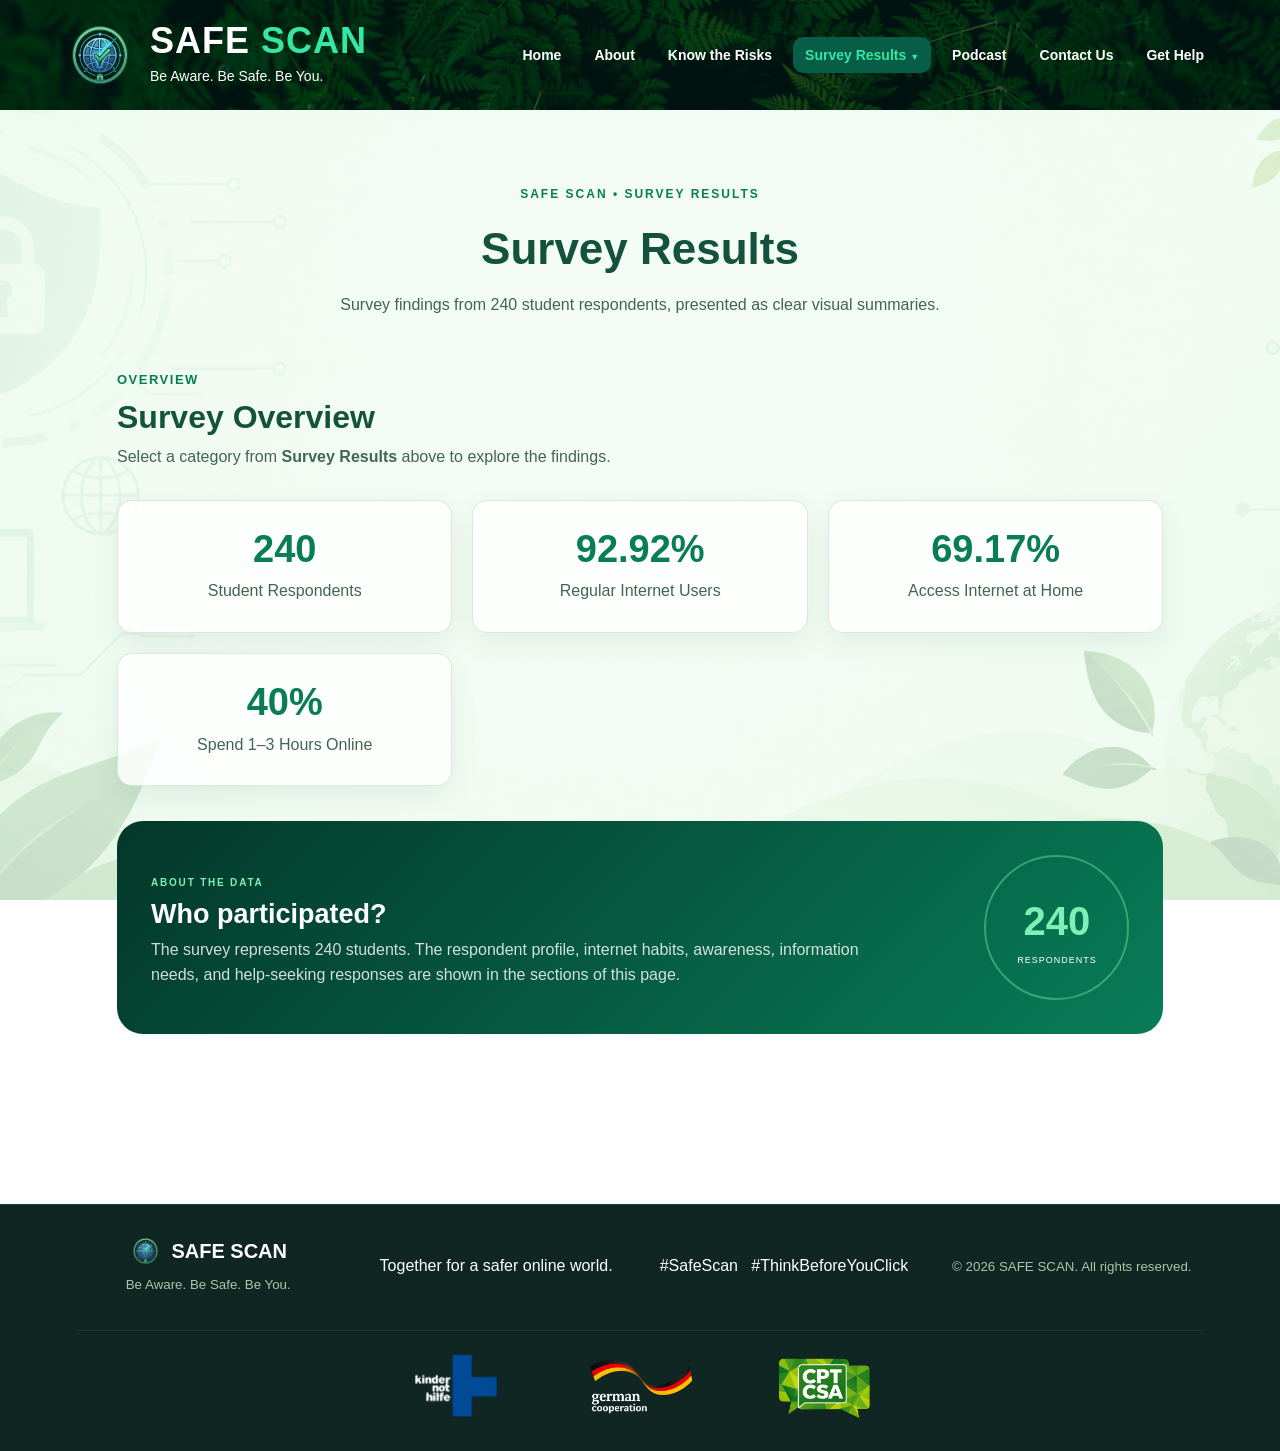
<file: survey.html>
<!DOCTYPE html>
<html lang="en">
<head>
<meta charset="UTF-8">
<meta name="viewport" content="width=device-width, initial-scale=1.0">
<title>Survey Results | SAFE SCAN</title>
<link rel="stylesheet" href="css/style.css">
</head>
<body>
<header class="header">
<a href="index.html" class="logo"><div class="logo-icon"><img src="Images/logo.png" alt="SAFE SCAN Logo"></div><div class="logo-text"><h2>SAFE <span>SCAN</span></h2><p>Be Aware. Be Safe. Be You.</p></div></a>
<nav id="mainNav">
        <a href="index.html" class="nav-link">Home</a>
        <a href="about.html" class="nav-link">About</a>
        <a href="risks.html" class="nav-link">Know the Risks</a>
        <div class="survey-dropdown">
            <button type="button" class="nav-link survey-dropdown-btn active" id="surveyDropdownButton"
                    onclick="toggleSurveyDropdown(event)" aria-expanded="false" aria-controls="surveyDropdownMenu">
                Survey Results <span class="dropdown-arrow">▼</span>
            </button>
            <div class="survey-dropdown-menu" id="surveyDropdownMenu">
                <button type="button" onclick="showSurveySection('respondentProfile')"><span>Respondent Profile</span><b>›</b></button>
                <button type="button" onclick="showSurveySection('internetUse')"><span>Internet Use and Online Behavior</span><b>›</b></button>
                <button type="button" onclick="showSurveySection('awareness')"><span>Awareness Information Needs and Podcast Preferences</span><b>›</b></button>
                <button type="button" onclick="showSurveySection('helpSeeking')"><span>Help-Seeking and Reporting</span><b>›</b></button>
                <button type="button" onclick="showSurveySection('overallData')"><span>Overall Data Interpretation</span><b>›</b></button>
            </div>
        </div>
        <a href="podcast.html" class="nav-link">Podcast</a>
        <a href="contact.html" class="nav-link">Contact Us</a>
        <a href="help.html" class="nav-link">Get Help</a>
    </nav>
<button class="menu-btn" type="button" onclick="toggleMenu()" aria-label="Open navigation menu" aria-controls="mainNav" aria-expanded="false">☰</button>
</header>
<main><section class="page survey-page" id="survey">
<div class="page-title"><span class="eyebrow">SAFE SCAN • SURVEY RESULTS</span><h1>Survey Results</h1><p>Survey findings from 240 student respondents, presented as clear visual summaries.</p></div>

<section class="survey-section default-survey-section" id="surveyOverview">
<div class="section-heading"><span>OVERVIEW</span><h2>Survey Overview</h2><p>Select a category from <strong>Survey Results</strong> above to explore the findings.</p></div>
<div class="statistics"><div class="stat"><strong>240</strong><span>Student Respondents</span></div><div class="stat"><strong>92.92%</strong><span>Regular Internet Users</span></div><div class="stat"><strong>69.17%</strong><span>Access Internet at Home</span></div><div class="stat"><strong>40%</strong><span>Spend 1–3 Hours Online</span></div></div>
<div class="overview-panel"><div><span>ABOUT THE DATA</span><h3>Who participated?</h3><p>The survey represents 240 students. The respondent profile, internet habits, awareness, information needs, and help-seeking responses are shown in the sections of this page.</p></div><div class="overview-orb"><b>240</b><small>RESPONDENTS</small></div></div>
</section>

<section class="survey-section" id="respondentProfile">
<div class="section-heading"><span>01</span><h2>Respondent Profile</h2><p>The following presents the age, gender, and grade-level distribution of the 240 student respondents.</p></div>
<div class="profile-intro"><strong>240</strong><div><span>STUDENT RESPONDENTS</span><h3>A profile of the participants</h3><p>The respondent group is largely made up of younger adolescents, with the largest age group at 14–16 years old.</p></div></div>
<div class="subheading"><span>AGE</span><h3>Age Distribution</h3></div>
<div class="age-grid">
<article class="age-card"><div class="shape-circle" style="--value:40%"><b>40%</b></div><span>AGE GROUP</span><h3>11–13</h3><strong>96 respondents</strong><i class="mini-track"><em style="width:40%"></em></i><p>Four out of ten respondents are aged 11–13.</p></article>
<article class="age-card featured"><em class="featured-label">LARGEST GROUP</em><div class="shape-circle" style="--value:47.5%"><b>47.50%</b></div><span>AGE GROUP</span><h3>14–16</h3><strong>114 respondents</strong><i class="mini-track"><em style="width:47.5%"></em></i><p>This is the largest age group, showing that almost half of the respondents are 14–16 years old.</p></article>
<article class="age-card"><div class="shape-circle" style="--value:12.5%"><b>12.50%</b></div><span>AGE GROUP</span><h3>17–19</h3><strong>30 respondents</strong><i class="mini-track"><em style="width:12.5%"></em></i><p>A smaller portion of the respondents are aged 17–19.</p></article>
<article class="age-card muted"><div class="shape-circle" style="--value:0%"><b>0%</b></div><span>AGE GROUP</span><h3>20–22</h3><strong>0 respondents</strong><i class="mini-track"><em style="width:0"></em></i><p>No respondents were recorded in the 20–22 age group.</p></article>
</div>
<div class="subheading"><span>GENDER</span><h3>Gender Distribution</h3></div>
<div class="gender-layout"><article class="gender-feature"><div class="gender-ring"><b>61.25%</b></div><span>MAJORITY</span><h3>Babaye</h3><strong>147 respondents</strong><p>Female respondents make up the majority of the participants.</p></article><div class="gender-list"><article><div class="bubble">36.67%</div><div><h3>Lalaki</h3><p>88 respondents</p><small>More than one-third of the respondents are male.</small></div></article><article><div class="bubble small">2.08%</div><div><h3>Non-binary</h3><p>5 respondents</p><small>A small number of respondents identified as non-binary.</small></div></article></div></div>
<div class="subheading"><span>GRADE LEVEL</span><h3>Grade-Level Distribution</h3></div>
<div class="grade-grid"><article class="grade-card"><span>GRADE 7</span><b>47</b><small>19.58%</small><i><em style="width:19.58%"></em></i><label>RESPONDENTS</label></article><article class="grade-card featured"><em>HIGHEST</em><span>GRADE 8</span><b>52</b><small>21.67%</small><i><em style="width:21.67%"></em></i><label>RESPONDENTS</label></article><article class="grade-card"><span>GRADE 9</span><b>48</b><small>20.00%</small><i><em style="width:20%"></em></i><label>RESPONDENTS</label></article><article class="grade-card"><span>GRADE 10</span><b>46</b><small>19.17%</small><i><em style="width:19.17%"></em></i><label>RESPONDENTS</label></article><article class="grade-card"><span>GRADE 11</span><b>27</b><small>11.25%</small><i><em style="width:11.25%"></em></i><label>RESPONDENTS</label></article><article class="grade-card"><em>SMALLEST</em><span>GRADE 12</span><b>20</b><small>8.33%</small><i><em style="width:8.33%"></em></i><label>RESPONDENTS</label></article></div>
<div class="interpretation-shape"><span>DATA INTERPRETATION</span><h3>A young adolescent-centered respondent group</h3><p>The respondents are largely young adolescents, with the largest age group being 14–16 years old. Female respondents form the majority, while most participants are concentrated in Grades 7–10. Therefore, the findings mainly reflect the experiences, internet behaviors, awareness, and protection needs of younger adolescents.</p></div>
</section>

<section class="survey-section internet-section" id="internetUse">
<div class="section-heading"><span>02</span><h2>Internet Use and Online Behavior</h2><p>The following presents how regularly respondents use the internet, where they access it, what they use it for, how much time they spend online, and which platforms they use.</p></div>

<div class="internet-hero">
  <div class="internet-hero-copy">
    <span>REGULAR INTERNET USE</span>
    <strong>92.92%</strong>
    <h3>Internet use is already part of everyday student life.</h3>
    <p>223 respondents regularly use the internet, while only 17 respondents reported that they do not regularly use it.</p>
  </div>
  <div class="internet-donut" aria-label="92.92 percent regularly use the internet"><b>92.92%</b><small>REGULAR USERS</small></div>
</div>

<div class="internet-duo">
  <article class="internet-stat-card positive"><span>YES</span><strong>223</strong><small>respondents</small><p>Almost all respondents regularly use the internet.</p><i><em style="width:92.92%"></em></i><b>92.92%</b></article>
  <article class="internet-stat-card muted"><span>NO</span><strong>17</strong><small>respondents</small><p>Only a small number do not regularly use the internet.</p><i><em style="width:7.08%"></em></i><b>7.08%</b></article>
</div>

<div class="internet-interpretation"><span>INTERPRETATION</span><p>With <strong>92.92%</strong> regularly using the internet, online safety education is highly relevant to this group.</p></div>

<div class="subheading"><span>07 • ACCESS</span><h3>Where Students Access the Internet</h3></div>
<div class="access-orbit">
  <div class="access-main"><strong>69.17%</strong><span>HOME</span><small>166 respondents</small></div>
  <div class="access-item access-school"><b>20.42%</b><span>School</span><small>49</small></div>
  <div class="access-item access-mobile"><b>16.67%</b><span>Mobile data</span><small>40</small></div>
  <div class="access-item access-wifi"><b>12.08%</b><span>Public Wi-Fi</span><small>29</small></div>
  <div class="access-item access-friend"><b>10.42%</b><span>Friend/relative's house</span><small>25</small></div>
  <div class="access-item access-other"><b>1.25%</b><span>Others</span><small>3</small></div>
</div>
<div class="access-note"><strong>Home is the main environment for internet access.</strong><span>Online safety discussions should not focus only on school settings; parents and guardians also have an important role in guiding children about safe internet use.</span></div>

<div class="subheading"><span>08 • PURPOSE</span><h3>Main Purpose of Internet Use</h3></div>
<div class="purpose-layout">
  <article class="purpose-feature"><span>TOP PURPOSE</span><strong>66.67%</strong><h3>Study / school activities</h3><small>160 respondents</small><p>The internet is primarily used for study and school activities.</p><i><em style="width:66.67%"></em></i></article>
  <div class="purpose-cards">
    <article><b>35.42%</b><h3>Chat / messaging</h3><small>85 respondents</small></article>
    <article><b>33.75%</b><h3>Social media</h3><small>81 respondents</small></article>
    <article><b>32.08%</b><h3>Videos / entertainment</h3><small>77 respondents</small></article>
    <article><b>27.08%</b><h3>Searching information</h3><small>65 respondents</small></article>
    <article><b>24.17%</b><h3>Online games</h3><small>58 respondents</small></article>
    <article><b>2.08%</b><h3>Others</h3><small>5 respondents</small></article>
  </div>
</div>
<div class="internet-interpretation light"><span>INTERPRETATION</span><p>The internet is primarily used for <strong>study and school activities</strong>, but social media, messaging, entertainment, games, and information searching are also significant activities. Students therefore encounter both educational opportunities and possible online risks in their everyday internet use.</p></div>

<div class="subheading"><span>09 • TIME ONLINE</span><h3>Hours Spent Online per Day</h3></div>
<div class="time-shapes">
  <article class="time-shape featured"><strong>40.00%</strong><b>1–3 hours</b><small>96 respondents</small></article>
  <article class="time-shape"><strong>31.67%</strong><b>4–6 hours</b><small>76 respondents</small></article>
  <article class="time-shape"><strong>14.17%</strong><b>Below 1 hour</b><small>34 respondents</small></article>
  <article class="time-shape"><strong>10.83%</strong><b>7–9 hours</b><small>26 respondents</small></article>
  <article class="time-shape"><strong>6.67%</strong><b>More than 9 hours</b><small>16 respondents</small></article>
</div>
<div class="time-callout"><strong>17.50%</strong><span>of respondents spend seven hours or more online each day.</span></div>
<div class="internet-interpretation light"><span>INTERPRETATION</span><p>The largest group, <strong>40.00%</strong>, spends 1–3 hours online each day. However, <strong>31.67%</strong> spend 4–6 hours, while <strong>17.50%</strong> spend seven hours or more. This indicates that a considerable number of students have extended exposure to online environments.</p></div>

<div class="subheading"><span>10 • PLATFORMS</span><h3>Online Platforms Used</h3></div>
<div class="platform-showcase">
  <article class="platform-feature"><span>MOST REPORTED</span><strong>55.42%</strong><h3>Facebook</h3><small>133 respondents</small><i><em style="width:55.42%"></em></i></article>
  <div class="platform-pills">
    <article><b>TikTok</b><strong>47.50%</strong><small>114 respondents</small><i><em style="width:47.5%"></em></i></article>
    <article><b>Messenger</b><strong>44.58%</strong><small>107 respondents</small><i><em style="width:44.58%"></em></i></article>
    <article><b>YouTube</b><strong>27.50%</strong><small>66 respondents</small><i><em style="width:27.5%"></em></i></article>
    <article><b>Instagram</b><strong>25.42%</strong><small>61 respondents</small><i><em style="width:25.42%"></em></i></article>
    <article><b>Online games</b><strong>17.92%</strong><small>43 respondents</small><i><em style="width:17.92%"></em></i></article>
    <article><b>Others</b><strong>6.67%</strong><small>16 respondents</small><i><em style="width:6.67%"></em></i></article>
  </div>
</div>
<div class="internet-interpretation"><span>INTERPRETATION</span><p><strong>Facebook (55.42%)</strong> is the most commonly reported platform, followed by TikTok and Messenger. This shows that students are actively using social networking and communication platforms where interaction with other people is possible. Therefore, lessons on privacy, online grooming, manipulation, cyberbullying, and safe communication are particularly relevant.</p></div>

<div class="internet-summary-shape"><span>DATA INTERPRETATION</span><h3>Students are highly connected to online spaces</h3><p>Internet use is a normal part of student life, with home as the main access environment and study as the most common purpose. At the same time, many respondents use social platforms, messaging, entertainment, games, and other online services. The amount of time spent online and the platforms used highlight the importance of practical online-safety guidance across both home and school settings.</p></div>
</section>

<section class="survey-section awareness-section" id="awareness">
<div class="section-heading"><span>03</span><h2>Awareness, Information Needs and Podcast Preferences</h2><p>The following presents what respondents know, where they receive information, what they want to learn, and how they prefer podcast topics to be discussed.</p></div>

<div class="awareness-hero">
  <div class="awareness-hero-copy">
    <span>AWARENESS SNAPSHOT</span>
    <h3>Awareness is present, but some students remain unsure.</h3>
    <p>More than half of respondents have heard of both OSAEC and CSAEM, while 26.25% remain unsure about each. Most respondents also know where to seek help.</p>
  </div>
  <div class="awareness-orbit">
    <div class="awareness-orbit-main"><b>76.67%</b><small>KNOW WHERE TO SEEK HELP</small></div>
    <span class="orbit-dot dot-one">59.58%</span>
    <span class="orbit-dot dot-two">57.08%</span>
  </div>
</div>

<div class="awareness-three">
  <article class="awareness-main-card">
    <span>15 • OSAEC</span><strong>59.58%</strong><h3>Have heard of OSAEC</h3><small>143 respondents</small>
    <i><em style="width:59.58%"></em></i>
    <div class="mini-break"><b>16.25%</b> No <b>26.25%</b> Not sure</div>
  </article>
  <article class="awareness-main-card">
    <span>16 • CSAEM</span><strong>57.08%</strong><h3>Have heard of CSAEM</h3><small>137 respondents</small>
    <i><em style="width:57.08%"></em></i>
    <div class="mini-break"><b>16.67%</b> No <b>26.25%</b> Not sure</div>
  </article>
  <article class="awareness-main-card featured-awareness">
    <span>17 • HELP-SEEKING</span><strong>76.67%</strong><h3>Know where to seek help</h3><small>184 respondents</small>
    <i><em style="width:76.67%"></em></i>
    <div class="mini-break"><b>11.67%</b> No <b>11.67%</b> Not sure</div>
  </article>
</div>

<div class="awareness-note"><span>INTERPRETATION</span><p>While awareness is present, the <strong>26.25% who remain unsure</strong> about OSAEC and CSAEM show a need for clear, basic, and consistent information. Although <strong>76.67%</strong> know where to seek help, almost one-fourth still do not know or are unsure.</p></div>

<div class="subheading"><span>18 • INFORMATION SOURCES</span><h3>Where Students Receive Information</h3></div>
<div class="source-constellation">
  <article class="source-feature"><div class="source-circle"><b>70.42%</b><small>169</small></div><span>STRONGEST SOURCE</span><h3>School / Teacher</h3><p>The school and teachers are the strongest reported source of information.</p></article>
  <div class="source-grid">
    <article><b>46.67%</b><h3>Parent / Guardian</h3><small>112 respondents</small><i><em style="width:46.67%"></em></i></article>
    <article><b>44.58%</b><h3>Child Protection Organization</h3><small>107 respondents</small><i><em style="width:44.58%"></em></i></article>
    <article><b>32.92%</b><h3>Government / Community Activities</h3><small>79 respondents</small><i><em style="width:32.92%"></em></i></article>
    <article><b>32.08%</b><h3>Social Media</h3><small>77 respondents</small><i><em style="width:32.08%"></em></i></article>
    <article><b>15.83%</b><h3>Friends / Peers</h3><small>38 respondents</small><i><em style="width:15.83%"></em></i></article>
    <article><b>13.33%</b><h3>Television / Radio</h3><small>32 respondents</small><i><em style="width:13.33%"></em></i></article>
    <article><b>2.92%</b><h3>Others</h3><small>7 respondents</small><i><em style="width:2.92%"></em></i></article>
    <article><b>0.83%</b><h3>No previous information</h3><small>2 respondents</small><i><em style="width:.83%"></em></i></article>
  </div>
</div>
<div class="awareness-note light"><span>INTERPRETATION</span><p><strong>School and teachers (70.42%)</strong> are the strongest source of information, followed by parents/guardians and child protection organizations. This highlights the role of schools while also supporting stronger family and community involvement.</p></div>

<div class="subheading"><span>19 • LEARNING NEEDS</span><h3>Topics Students Want to Learn</h3></div>
<div class="learning-shapes">
  <article class="learning-feature"><span>TOP LEARNING NEED</span><strong>43.33%</strong><h3>Avoiding online danger</h3><small>104 respondents</small><p>Students most frequently selected practical guidance for avoiding online danger.</p></article>
  <div class="learning-cloud">
    <article><b>32.08%</b><span>Helping a friend</span><small>77</small></article>
    <article><b>31.25%</b><span>OSAEC and CSAEM</span><small>75</small></article>
    <article><b>21.67%</b><span>Cyberbullying</span><small>52</small></article>
    <article><b>20.42%</b><span>Who to approach</span><small>49</small></article>
    <article><b>19.17%</b><span>Online grooming</span><small>46</small></article>
    <article><b>17.08%</b><span>Safer social media use</span><small>41</small></article>
    <article><b>15.83%</b><span>Online manipulation</span><small>38</small></article>
    <article><b>15.83%</b><span>How to report</span><small>38</small></article>
    <article><b>0.83%</b><span>Others</span><small>2</small></article>
  </div>
</div>
<div class="awareness-note"><span>INTERPRETATION</span><p>The strongest learning need is <strong>avoiding online danger (43.33%)</strong>, followed by helping a friend and OSAEC/CSAEM. The responses point toward practical information that students can apply to protect themselves and their peers.</p></div>

<div class="subheading"><span>20 • PODCAST PREFERENCES</span><h3>Preferred Podcast Information</h3></div>
<div class="podcast-preference-layout">
  <article class="podcast-feature"><span>MOST PREFERRED</span><strong>43.33%</strong><h3>Real situations / examples</h3><small>104 respondents</small><p>Students prefer content grounded in realistic and relatable situations.</p></article>
  <div class="podcast-preference-grid">
    <article><b>40.83%</b><h3>Online safety tips</h3><small>98 respondents</small></article>
    <article><b>35.42%</b><h3>OSAEC / CSAEM information</h3><small>85 respondents</small></article>
    <article><b>32.92%</b><h3>Warning signs</h3><small>79 respondents</small></article>
    <article><b>22.50%</b><h3>Reporting / help-seeking</h3><small>54 respondents</small></article>
    <article><b>22.08%</b><h3>Interviews</h3><small>53 respondents</small></article>
    <article><b>20.42%</b><h3>Helping a friend</h3><small>49 respondents</small></article>
    <article><b>4.58%</b><h3>Others</h3><small>11 respondents</small></article>
  </div>
</div>
<div class="awareness-note light"><span>INTERPRETATION</span><p>Students prefer <strong>real situations and examples (43.33%)</strong> and <strong>online safety tips (40.83%)</strong>, supporting a practical, relatable, youth-friendly podcast approach.</p></div>

<div class="subheading"><span>21 • DISCUSSION STYLE</span><h3>Preferred Way of Discussing Topics</h3></div>
<div class="discussion-wave">
  <article class="discussion-feature"><strong>41.25%</strong><span>99 respondents</span><h3>Simple / casual talk</h3><p>The most selected approach for discussing online safety topics.</p></article>
  <article><b>26.25%</b><h3>Storytelling / scenario</h3><small>63 respondents</small></article>
  <article><b>22.92%</b><h3>Youth + professional discussion</h3><small>55 respondents</small></article>
  <article><b>17.92%</b><h3>Interview</h3><small>43 respondents</small></article>
  <article><b>15.00%</b><h3>Q&amp;A</h3><small>36 respondents</small></article>
  <article><b>9.58%</b><h3>Combination</h3><small>23 respondents</small></article>
  <article class="discussion-zero"><b>0.00%</b><h3>Others</h3><small>0 respondents</small></article>
</div>
<div class="awareness-summary-shape"><span>DATA INTERPRETATION</span><h3>Practical, relatable, and easy-to-understand communication</h3><p>Awareness of OSAEC and CSAEM is present but not consistent among all respondents. Students most often want practical guidance on avoiding online danger and prefer podcast information based on real situations, examples, and safety tips. Simple or casual discussion is the most selected style, suggesting that the proposed content should remain conversational, relatable, and easy to understand.</p></div>
</section>
<section class="survey-section help-section" id="helpSeeking">
<div class="section-heading"><span>04</span><h2>Help-Seeking and Reporting</h2><p>The following presents how students would respond to online abuse, whom they would approach, what encourages disclosure, and the barriers that may affect reporting.</p></div>

<div class="help-action-hero">
  <div class="help-action-copy"><span>48 • FIRST ACTION</span><h3>Seeking help is identified as the main response</h3><p>The uploaded data contains four visible entries of <strong>60, 60, 60, and 30</strong>, totaling <strong>210 responses or 87.50%</strong>. Because the source entries appear incomplete or misaligned, the remaining responses should be verified against the original encoded questionnaire.</p></div>
  <div class="action-cluster">
    <div><b>60</b><small>response</small></div><div><b>60</b><small>response</small></div><div><b>60</b><small>response</small></div><div><b>30</b><small>response</small></div>
  </div>
</div>
<div class="help-note"><span>INTERPRETATION</span><p>The visible result indicates a strong tendency to identify seeking help from a trusted adult or child protection service as an appropriate first action.</p></div>

<div class="subheading"><span>49 • PERSON TO APPROACH</span><h3>Who Students Would Approach</h3></div>
<div class="approach-layout">
  <div class="approach-feature"><span>MOST SELECTED</span><strong>42.50%</strong><h3>Teacher</h3><small>102 respondents</small><div class="help-progress"><em style="width:42.5%"></em></div><p>Teachers are the most frequently identified person to approach.</p></div>
  <div class="approach-cloud">
    <article><b>28.33%</b><h4>Parent / Guardian</h4><small>68</small></article><article><b>28.33%</b><h4>Sibling</h4><small>68</small></article><article><b>25.83%</b><h4>Police / Child Protection Unit</h4><small>62</small></article><article><b>20.42%</b><h4>Classmates</h4><small>49</small></article><article><b>20.00%</b><h4>Lola / Lolo</h4><small>48</small></article><article><b>20.00%</b><h4>Trusted Relative</h4><small>48</small></article><article><b>19.17%</b><h4>Barangay Officials</h4><small>46</small></article><article><b>19.17%</b><h4>Trusted Friend / Peer</h4><small>46</small></article><article><b>14.17%</b><h4>Social Worker / Child Protection Worker</h4><small>34</small></article><article><b>13.33%</b><h4>Iyaan</h4><small>32</small></article><article><b>11.67%</b><h4>Ig-agaw</h4><small>28</small></article><article><b>7.50%</b><h4>School Guidance Counselor</h4><small>18</small></article><article><b>4.17%</b><h4>Others</h4><small>10</small></article><article><b>2.50%</b><h4>Pari</h4><small>6</small></article>
  </div>
</div>
<div class="help-note"><span>INTERPRETATION</span><p><strong>Teachers (42.50%)</strong> are the most frequently identified person to approach, followed by parents/guardians and siblings. This highlights the role of teachers and schools as accessible support systems.</p></div>

<div class="subheading"><span>50 • WHY APPROACH THEM</span><h3>Reasons for Seeking Help</h3></div>
<div class="reason-shapes">
  <article class="reason-feature"><span>TOP REASON</span><strong>44.58%</strong><h3>They can provide help</h3><small>107 respondents</small><p>Students value actual support when deciding whether to disclose a concern.</p></article>
  <article><b>41.67%</b><h4>I trust them</h4><small>100 respondents</small></article><article><b>17.92%</b><h4>They won't judge me</h4><small>43 respondents</small></article><article><b>12.08%</b><h4>They will listen</h4><small>29 respondents</small></article><article><b>7.08%</b><h4>They are near / accessible</h4><small>17 respondents</small></article><article><b>1.67%</b><h4>Others</h4><small>4 respondents</small></article>
</div>
<div class="help-note"><span>INTERPRETATION</span><p>The strongest reasons are that the person <strong>can provide help (44.58%)</strong> and is trusted <strong>(41.67%)</strong>, showing the importance of both trust and actual support.</p></div>

<div class="subheading"><span>51 • DISCLOSURE BARRIERS</span><h3>Why a Learner May Not Disclose Abuse</h3></div>
<div class="disclosure-layout">
  <div class="disclosure-feature"><span>LEADING BARRIER</span><strong>57.92%</strong><h3>Shame / fear of others' reaction</h3><small>139 respondents</small><div class="help-progress"><em style="width:57.92%"></em></div></div>
  <div class="disclosure-grid"><article><b>34.58%</b><h4>Afraid they won't be believed</h4><small>83</small><i><em style="width:34.58%"></em></i></article><article class="source-caveat-card"><b>24.58%*</b><h4>Afraid of being scolded / punished</h4><small>59*</small><i><em style="width:24.58%"></em></i></article><article><b>22.50%</b><h4>Afraid of the abuser</h4><small>54</small><i><em style="width:22.5%"></em></i></article><article><b>22.50%</b><h4>Doesn't know whom to approach</h4><small>54</small><i><em style="width:22.5%"></em></i></article><article><b>12.08%</b><h4>Wants to keep it secret</h4><small>29</small><i><em style="width:12.08%"></em></i></article><article><b>9.17%</b><h4>Abuser is known / close to them</h4><small>22</small><i><em style="width:9.17%"></em></i></article><article><b>12.08%</b><h4>Others</h4><small>29</small><i><em style="width:12.08%"></em></i></article></div>
</div>
<div class="help-note"><span>INTERPRETATION</span><p>The most significant reported reason is <strong>shame or fear of others' reactions (57.92%)</strong>, followed by fear that they will not be believed (34.58%). A safe and supportive reporting environment is therefore important.</p></div>
<div class="source-warning">* The source has a missing value in the scolded/punished row, so this figure is based only on the frequency visible in the uploaded data.</div>

<div class="subheading"><span>52 • COMFORT TO SEEK HELP</span><h3>What Can Make a Child Comfortable to Seek Help</h3></div>
<div class="comfort-shapes">
  <article class="comfort-feature"><span>STRONGEST FACTOR</span><strong>46.25%</strong><h3>Clear information on where to seek help</h3><small>111 respondents</small><p>Students need simple and accessible information about referral pathways, reporting channels, and available services.</p></article>
  <article><b>22.92%</b><h4>Trusted adult listens and believes them</h4><small>55 respondents</small></article><article><b>8.33%</b><h4>Assurance of protection</h4><small>20 respondents</small></article><article><b>7.50%</b><h4>All of the above</h4><small>18 respondents</small></article><article><b>4.17%</b><h4>Not being blamed</h4><small>10 respondents</small></article>
</div>

<div class="subheading"><span>53 • REPORTING BARRIERS</span><h3>Barriers to Reporting</h3></div>
<div class="reporting-ring-grid">
  <article class="reporting-major"><div class="report-ring" style="--value:47.5%"><b>47.50%</b></div><h4>Fear</h4><small>114 respondents</small></article>
  <article><b>30.42%</b><h4>Perpetrator is known to them</h4><small>73 respondents</small><div class="help-progress"><em style="width:30.42%"></em></div></article>
  <article><b>29.17%</b><h4>Shame</h4><small>70 respondents</small><div class="help-progress"><em style="width:29.17%"></em></div></article>
  <article><b>22.50%</b><h4>Doesn't trust the person / service</h4><small>54 respondents</small><div class="help-progress"><em style="width:22.5%"></em></div></article>
  <article><b>20.00%</b><h4>Afraid others will know</h4><small>48 respondents</small><div class="help-progress"><em style="width:20%"></em></div></article>
  <article><b>14.17%</b><h4>Doesn't know where to report</h4><small>34 respondents</small><div class="help-progress"><em style="width:14.17%"></em></div></article>
  <article><b>11.67%</b><h4>Others</h4><small>28 respondents</small><div class="help-progress"><em style="width:11.67%"></em></div></article>
</div>
<div class="help-note"><span>INTERPRETATION</span><p><strong>Fear (47.50%)</strong> is the largest reported barrier, followed by the perpetrator being known to the child (30.42%) and shame (29.17%).</p></div>

<div class="subheading"><span>54 • APPROPRIATE PERSON / RESOURCE</span><h3>Where Students Identify Appropriate Support</h3></div>
<div class="resource-constellation">
  <div class="resource-main"><span>CLEARLY RECORDED RESPONSE</span><strong>91.67%</strong><h3>Trusted adult / School Guidance Counselor</h3><small>220 respondents</small><p>The clearly recorded response shows a very strong preference for a trusted adult or school guidance counselor.</p></div>
  <div class="resource-orbit"><article><b>20*</b><span>8.33%*</span><small>Unknown online user</small></article><article><b>33*</b><span>13.75%*</span><small>Random social media follower</small></article><article><b>27*</b><span>11.25%*</span><small>Online stranger</small></article></div>
</div>
<div class="source-warning">* The source appears to contain misaligned or incomplete entries for this question. These responses should be verified against the original dataset before final reporting.</div>

<div class="subheading"><span>55 • REFERRAL PATHWAY</span><h3>Purpose of Referral</h3></div>
<div class="referral-shape"><div class="referral-number">87.08%</div><div><span>209 respondents</span><h3>Connect person to appropriate service / support</h3><p>The data indicates that students understand referral as a way to connect a person to the appropriate service or support.</p></div></div>
<div class="source-warning">* The remaining 12.92% represents other responses based on the visible entries in the source.</div>

<div class="help-final"><span>DATA INTERPRETATION</span><h3>Trust, protection, and clear reporting information matter</h3><p>Most students identify a trusted adult or school-based support person as an appropriate resource. Teachers are the most frequently identified person to approach, while trust and the expectation of receiving actual help are the strongest reasons for seeking support. Fear, shame, and concern about others' reactions remain major barriers. Clear information about where to seek help is the strongest recorded comfort factor.</p></div>
</section>

<section class="survey-section overall-section" id="overallData">
<div class="section-heading"><span>05</span><h2>Overall Data Interpretation</h2><p>A visual synthesis of the major findings from the 240 student respondents.</p></div>
<div class="overall-hero"><div><span>THE BIG PICTURE</span><h3>From everyday internet use to practical online protection</h3><p>The findings show that online activity is already deeply integrated into students' everyday lives. The data also points to a need to connect awareness with practical knowledge, trusted support, and clear reporting pathways.</p></div><div class="overall-hero-number"><strong>240</strong><small>STUDENT<br>RESPONDENTS</small></div></div>
<div class="overall-pillars">
  <article><span>01</span><strong>92.92%</strong><h3>Regular internet use</h3><p>Internet use is already a normal part of daily life for almost all respondents.</p></article>
  <article><span>02</span><strong>69.17%</strong><h3>Home access</h3><p>Home is the most common place where respondents access the internet.</p></article>
  <article><span>03</span><strong>66.67%</strong><h3>Study purpose</h3><p>Study and school activities are the most commonly reported purpose.</p></article>
  <article><span>04</span><strong>59.58%</strong><h3>OSAEC awareness</h3><p>Most have heard of OSAEC, while 26.25% remain unsure.</p></article>
  <article><span>05</span><strong>57.08%</strong><h3>CSAEM awareness</h3><p>Most have heard of CSAEM, while 26.25% remain unsure.</p></article>
  <article><span>06</span><strong>47.50%</strong><h3>Fear as a barrier</h3><p>Fear is the largest reported barrier to reporting.</p></article>
  <article><span>07</span><strong>46.25%</strong><h3>Clear help information</h3><p>Clear information on where to seek help is the strongest comfort factor.</p></article>
  <article><span>08</span><strong>43.33%</strong><h3>Real situations / examples</h3><p>Real situations and examples are the most preferred podcast information.</p></article>
</div>
<div class="overall-story">
  <div class="story-marker"><span>01</span><b>EVERYDAY DIGITAL LIFE</b></div><div><h3>Internet use is deeply integrated into students' lives.</h3><p>With <strong>92.92%</strong> regularly using the internet and <strong>69.17%</strong> accessing it at home, online safety cannot be treated as a school-only issue. Study and school activities are the most common purpose at <strong>66.67%</strong>, while social media, messaging, entertainment, games, and information searching also form part of students' online experiences.</p></div>
</div>
<div class="overall-story">
  <div class="story-marker"><span>02</span><b>AWARENESS GAP</b></div><div><h3>Knowing the terms does not always mean full understanding.</h3><p>Although <strong>59.58%</strong> have heard of OSAEC and <strong>57.08%</strong> have heard of CSAEM, <strong>26.25%</strong> remain unsure about each concept. This indicates a need for clear, age-appropriate explanations that connect terminology with recognizable online situations.</p></div>
</div>
<div class="overall-story">
  <div class="story-marker"><span>03</span><b>HELP-SEEKING</b></div><div><h3>Students value trusted people and clear pathways.</h3><p>Most respondents know where to seek help, but fear, shame, and concern about reactions remain important barriers. Students also report greater comfort when they have clear information about where to go and when they expect the person they approach to listen, believe them, and provide actual help.</p></div>
</div>
<div class="overall-story">
  <div class="story-marker"><span>04</span><b>PODCAST DIRECTION</b></div><div><h3>Practical, relatable, and youth-friendly communication.</h3><p>Students most often prefer <strong>real situations/examples (43.33%)</strong> and <strong>online safety tips (40.83%)</strong>. Simple/casual discussion is the most selected discussion style at <strong>41.25%</strong>. These findings point toward content built around realistic scenarios, youth-friendly language, practical safety tips, and clear reporting or referral information.</p></div>
</div>
<div class="overall-conclusion"><span>OVERALL INTERPRETATION</span><h3>Move from awareness to practical action.</h3><p>The combined findings support a youth-centered online safety and child protection approach that focuses not only on knowing what OSAEC and CSAEM are, but also on recognizing danger, protecting oneself, knowing who to approach, understanding how to report, and knowing how to support a friend.</p><div class="conclusion-shapes"><i>RECOGNIZE</i><i>PROTECT</i><i>REPORT</i><i>SUPPORT</i></div></div>
</section>
</section></main>
<footer>

    <div>
        <div class="footer-brand">
            <img src="Images/logo.png" alt="SAFE SCAN Logo" class="footer-logo">
            <strong>SAFE SCAN</strong>
        </div>
        <small>Be Aware. Be Safe. Be You.</small>
    </div>

    <div>
        Together for a safer online world.
    </div>

    <div>
        #SafeScan &nbsp; #ThinkBeforeYouClick
    </div>

    <div class="copyright">
        <p><small>&copy; 2026 SAFE SCAN. All rights reserved.</small></p>
    </div>

    <div class="footer-partners" aria-label="SAFE SCAN partner logos">
        <img src="Images/partner-logo-1.png" alt="Partner organization logo">
        <img src="Images/partner-logo-2.png" alt="German Cooperation logo">
        <img src="Images/partner-logo-3.png" alt="CPT CSA logo">
    </div>

</footer>
<script src="js/script.js"></script>
</body></html>
</file>
<file: css/style.css>
/* =========================================================
   SAFE SCAN WEBSITE - COMPLETE CSS WITH SLOW FADE TRANSITIONS
   ========================================================= */

* {
    margin: 0;
    padding: 0;
    box-sizing: border-box;
}

html {
    scroll-behavior: smooth;
}

html,
body {
    width: 100%;
    min-height: 100%;
    overflow-x: hidden;
}

body {
    font-family: Arial, Helvetica, sans-serif;
    color: #17382d;
    min-height: 100vh;
    line-height: 1.6;
    background:
        linear-gradient(
            rgba(242, 252, 244, 0.78),
            rgba(242, 252, 244, 0.78)
        ),
        url("../Images/Leafylighttech.png");
    background-size: cover;
    background-position: center;
    background-attachment: fixed;
    background-repeat: no-repeat;
    margin: 0;
    padding: 0;
}

body:has(.hero) {
    color: #ffffff;
    background:
        radial-gradient(
            circle at 15% 20%,
            rgba(53, 230, 165, 0.08),
            transparent 25%
        ),
        radial-gradient(
            circle at 85% 80%,
            rgba(117, 214, 111, 0.06),
            transparent 28%
        ),
        linear-gradient(
            135deg,
            #021c17,
            #042a22 48%,
            #011611
        );
}

/* =========================================================
   MAIN CONTENT FADE IN / FADE OUT TRANSITIONS
   ========================================================= */

main {
    width: 100%;
    margin: 0;
    padding: 0;
    opacity: 1;
    /* Smooth 0.8s transition for fade-out */
    transition: opacity 0.8s ease-in-out;
    /* Smooth 0.8s keyframe animation for entrance fade-in */
    animation: fadeInContent 0.8s ease-in-out forwards;
}

/* Triggered on page exit */
main.fade-out {
    opacity: 0;
}

@keyframes fadeInContent {
    from {
        opacity: 0;
    }
    to {
        opacity: 1;
    }
}

/* =========================================================
   HEADER / NAVIGATION (EXCLUDED FROM FADE TRANSITION)
   ========================================================= */

.header {
    width: 100%;
    height: 110px;
    min-height: 110px;
    padding: 8px 5%;
    display: flex;
    align-items: center;
    justify-content: space-between;
    gap: 22px;
    position: sticky;
    top: 0;
    z-index: 1000;
    color: #ffffff;
    background:
        linear-gradient(
            rgba(0, 25, 21, 0.72),
            rgba(0, 25, 21, 0.72)
        ),
        url("../Images/fern-background.png");
    background-size: cover;
    background-position: center;
    background-repeat: no-repeat;
    border: none;
    outline: none;
    box-shadow: none;
    margin: 0;
    overflow: visible;
}

.header::before {
    content: "";
    position: absolute;
    inset: 0;
    pointer-events: none;
    opacity: 0.15;
    background:
        linear-gradient(
            45deg,
            transparent 0 8%,
            rgba(53, 230, 165, 0.10) 8.2% 8.5%,
            transparent 8.7% 18%,
            rgba(53, 230, 165, 0.06) 18.2% 18.5%,
            transparent 18.7%
        ),
        linear-gradient(
            135deg,
            transparent 0 86%,
            rgba(53, 230, 165, 0.08) 86.2% 86.5%,
            transparent 86.7%
        );
    z-index: 0;
}

.header::after {
    content: none;
}

/* =========================================================
   LOGO
   ========================================================= */

.logo {
    display: flex;
    align-items: center;
    gap: 14px;
    height: 100%;
    min-width: 300px;
    text-decoration: none;
    color: #ffffff;
    flex-shrink: 0;
    position: relative;
    z-index: 2;
}

.logo-icon {
    width: 72px;
    height: 72px;
    flex: 0 0 72px;
    display: flex;
    align-items: center;
    justify-content: center;
    overflow: hidden;
    background: transparent;
    border: none;
    box-shadow: none;
}

.logo-icon img {
    width: 72px;
    height: 72px;
    object-fit: contain;
    display: block;
}

.logo-text {
    display: flex;
    flex-direction: column;
    justify-content: center;
}

.logo-text h2 {
    font-size: 36px;
    font-weight: 800;
    letter-spacing: 1px;
    line-height: 1;
    white-space: nowrap;
}

.logo-text h2 span {
    color: #35e6a5;
}

.logo-text p {
    font-size: 14px;
    margin-top: 6px;
    color: #ffffff;
    white-space: nowrap;
}

/* =========================================================
   NAVIGATION
   ========================================================= */

nav {
    display: flex;
    align-items: center;
    justify-content: flex-end;
    gap: 4px;
    flex: 1;
    position: relative;
    z-index: 2;
}

.nav-link {
    color: #ffffff;
    text-decoration: none;
    padding: 10px 12px;
    font-size: 14px;
    font-weight: 700;
    border-radius: 10px;
    white-space: nowrap;
    transition:
        color 0.25s ease,
        background 0.25s ease,
        transform 0.25s ease;
}

.nav-link:hover {
    color: #35e6a5;
    background: rgba(53, 230, 165, 0.10);
    transform: translateY(-1px);
}

.nav-link.active {
    color: #35e6a5;
    background: #075d45;
    box-shadow: none;
}

.menu-btn {
    display: none;
    border: 0;
    background: transparent;
    color: #ffffff;
    font-size: 30px;
    cursor: pointer;
    position: relative;
    z-index: 3;
}

/* =========================================================
   HOME HERO
   ========================================================= */

.hero {
    min-height: 650px;
    width: 100%;
    display: flex;
    align-items: center;
    padding: 70px 7%;
    position: relative;
    overflow: hidden;
    margin: 0;
    border: none;
    outline: none;
    background:
        linear-gradient(
            90deg,
            rgba(0, 25, 21, 0.93),
            rgba(0, 30, 24, 0.72),
            rgba(0, 25, 21, 0.35)
        ),
        url("../Images/Newbg.png");
    background-size: cover;
    background-position: center;
    background-repeat: no-repeat;
}

.header + .hero {
    margin-top: 0;
    border-top: none;
    outline: none;
}

.hero-content {
    width: 55%;
    max-width: 700px;
    position: relative;
    z-index: 2;
}

.small-title {
    color: #7ff0b5;
    font-size: 13px;
    font-weight: 700;
    letter-spacing: 0.7px;
    margin-bottom: 12px;
}

.hero h1 {
    color: #ffffff;
    font-size: 58px;
    line-height: 1.02;
    margin: 10px 0 20px;
    font-weight: 800;
    text-shadow: 0 2px 8px rgba(0, 0, 0, 0.30);
}

.hero-content > p:not(.small-title) {
    max-width: 620px;
    font-size: 18px;
    color: #ffffff;
    text-shadow: 0 1px 5px rgba(0, 0, 0, 0.25);
}

.hero-buttons {
    display: flex;
    gap: 12px;
    margin-top: 25px;
    flex-wrap: wrap;
}

/* =========================================================
   BUTTONS
   ========================================================= */

.btn {
    display: inline-block;
    padding: 13px 20px;
    border-radius: 30px;
    font-weight: 700;
    font-size: 14px;
    text-decoration: none;
    border: none;
    cursor: pointer;
    transition:
        background 0.25s ease,
        transform 0.25s ease,
        box-shadow 0.25s ease;
}

.primary {
    background: #087d57;
    color: #ffffff;
    box-shadow: 0 4px 12px rgba(0, 0, 0, 0.18);
}

.primary:hover {
    background: #056446;
    transform: translateY(-2px);
}

.secondary {
    background: rgba(255, 255, 255, 0.94);
    color: #07583f;
    border: 2px solid #087d57;
}

.secondary:hover {
    background: #ffffff;
    transform: translateY(-2px);
}

/* =========================================================
   HERO DEVICES
   ========================================================= */

.hero-image {
    position: absolute;
    right: 5%;
    bottom: 0;
    width: 40%;
    max-width: 500px;
    height: 430px;
    z-index: 1;
}

.laptop {
    position: absolute;
    width: 370px;
    height: 235px;
    right: 40px;
    top: 75px;
    border-radius: 12px;
    background:
        linear-gradient(
            145deg,
            #163d37,
            #061b18
        );
    border: 3px solid rgba(117, 214, 111, 0.35);
    box-shadow: 0 20px 45px rgba(0, 0, 0, 0.45);
    transform: perspective(800px) rotateY(-8deg);
}

.screen {
    position: absolute;
    inset: 12px;
    border-radius: 7px;
    display: flex;
    align-items: center;
    justify-content: center;
    border: 1px solid rgba(53, 230, 165, 0.25);
    background-image:
        url("../Images/logo.png"),
        radial-gradient(
            circle at center,
            rgba(53, 230, 165, 0.20),
            rgba(0, 20, 18, 0.95)
        );
    background-repeat: no-repeat;
    background-position: center;
    background-size: 150px, cover;
    font-size: 0;
}

.screen .device-logo {
    width: 150px;
    height: 150px;
    object-fit: contain;
    display: block;
}

.laptop::after {
    content: "";
    position: absolute;
    width: 430px;
    height: 15px;
    left: -32px;
    bottom: -18px;
    border-radius: 0 0 15px 15px;
    background:
        linear-gradient(
            90deg,
            #0c2521,
            #24534a,
            #0c2521
        );
}

.phone {
    position: absolute;
    width: 125px;
    height: 245px;
    right: -5px;
    bottom: 25px;
    border-radius: 20px;
    display: flex;
    align-items: center;
    justify-content: center;
    border: 3px solid rgba(117, 214, 111, 0.45);
    box-shadow: 0 20px 40px rgba(0, 0, 0, 0.45);
    z-index: 3;
    background-image:
        url("../Images/logo.png"),
        linear-gradient(
            145deg,
            #163d37,
            #041512
        );
    background-repeat: no-repeat;
    background-position: center;
    background-size: 75px, cover;
    font-size: 0;
}

.phone .device-logo {
    width: 75px;
    height: 75px;
    object-fit: contain;
    display: block;
}

.phone::before {
    content: "";
    position: absolute;
    inset: 8px;
    border-radius: 14px;
    background:
        radial-gradient(
            circle,
            rgba(53, 230, 165, 0.18),
            rgba(0, 20, 18, 0.95)
        );
    z-index: -1;
}

/* =========================================================
   PAGE CONTENT CARDS & STRUCTURE
   ========================================================= */

.page {
    max-width: 1200px;
    margin: 0 auto;
    padding: 70px 6%;
    color: #17382d;
}

.page-title {
    text-align: center;
    margin-bottom: 42px;
}

.page-title h2,
.page-title h1 {
    font-size: 42px;
    color: #14523d;
    margin-bottom: 10px;
    font-weight: 800;
}

.page-title p {
    max-width: 760px;
    margin: auto;
    color: #426455;
    font-size: 16px;
}

.three-columns {
    display: grid;
    grid-template-columns: repeat(3, 1fr);
    gap: 24px;
    margin-top: 25px;
}

.card {
    background: rgba(255, 255, 255, 0.82);
    border: 1px solid rgba(35, 125, 85, 0.18);
    border-radius: 16px;
    padding: 28px;
    backdrop-filter: blur(8px);
    box-shadow: 0 10px 30px rgba(31, 88, 57, 0.12);
    transition:
        transform 0.25s ease,
        background 0.25s ease,
        box-shadow 0.25s ease;
}

.card:hover {
    transform: translateY(-4px);
    background: rgba(255, 255, 255, 0.92);
    box-shadow: 0 15px 35px rgba(31, 88, 57, 0.17);
}

.card h3 {
    margin-bottom: 12px;
    color: #14523d;
    font-size: 21px;
}

.card p {
    color: #426455;
    font-size: 15px;
    margin-bottom: 12px;
}

.card ul {
    padding-left: 20px;
    color: #426455;
}

.card li {
    margin-bottom: 6px;
}

.card-icon {
    width: 55px;
    height: 55px;
    border-radius: 12px;
    background: rgba(117, 214, 111, 0.20);
    display: flex;
    align-items: center;
    justify-content: center;
    color: #168457;
    font-size: 25px;
    margin-bottom: 18px;
}

/* =========================================================
   ABOUT
   ========================================================= */

.about-content {
    display: grid;
    grid-template-columns: 1fr 1fr;
    gap: 40px;
    align-items: center;
}

.about-content h2 {
    color: #14523d;
    margin-bottom: 15px;
}

.about-content p {
    color: #426455;
    margin-bottom: 15px;
}

/* =========================================================
   RISKS
   ========================================================= */

.risk-grid {
    display: grid;
    grid-template-columns: repeat(2, 1fr);
    gap: 24px;
}

.risk-card {
    background: rgba(255, 255, 255, 0.82);
    border: 1px solid rgba(35, 125, 85, 0.18);
    border-radius: 16px;
    padding: 28px;
    box-shadow: 0 10px 30px rgba(31, 88, 57, 0.12);
    transition: transform 0.25s ease;
}

.risk-card:hover {
    transform: translateY(-4px);
}

.risk-card span {
    display: inline-block;
    color: #087d57;
    font-weight: 800;
    font-size: 13px;
    margin-bottom: 10px;
}

.risk-card h3 {
    color: #14523d;
    font-size: 22px;
    margin-bottom: 10px;
}

.risk-card p {
    color: #426455;
}

/* =========================================================
   WARNING
   ========================================================= */

.warning {
    margin-top: 25px;
    padding: 18px 22px;
    border-radius: 12px;
    background: rgba(117, 214, 111, 0.18);
    border: 1px solid rgba(35, 125, 85, 0.20);
    color: #315c48;
}

.warning strong {
    color: #087d57;
}

/* =========================================================
   SURVEY & STATS
   ========================================================= */

.statistics {
    display: grid;
    grid-template-columns: repeat(3, 1fr);
    gap: 20px;
    margin-bottom: 35px;
}

.stat {
    padding: 28px;
    text-align: center;
    border-radius: 15px;
    background: rgba(255, 255, 255, 0.84);
    border: 1px solid rgba(35, 125, 85, 0.18);
    box-shadow: 0 10px 30px rgba(31, 88, 57, 0.12);
}

.stat strong {
    display: block;
    color: #087d57;
    font-size: 38px;
    line-height: 1.1;
    margin-bottom: 8px;
}

.stat span {
    color: #426455;
}

/* =========================================================
   TABLE
   ========================================================= */

.table-container {
    width: 100%;
    overflow-x: auto;
    border-radius: 14px;
    box-shadow: 0 10px 25px rgba(31, 88, 57, 0.10);
}

table {
    width: 100%;
    min-width: 600px;
    border-collapse: collapse;
    background: rgba(255, 255, 255, 0.88);
}

th,
td {
    padding: 15px 18px;
    text-align: left;
    border-bottom: 1px solid rgba(35, 125, 85, 0.12);
}

th {
    background: #dff3e3;
    color: #14523d;
    font-weight: 800;
}

td {
    color: #426455;
}

/* =========================================================
   RESOURCES
   ========================================================= */

.resource {
    display: flex;
    flex-direction: column;
}

.resource span {
    display: block;
    font-size: 35px;
    margin-bottom: 12px;
}

.resource button,
.resource a:not(.btn),
.podcast-list button {
    display: inline-block;
    padding: 11px 17px;
    border-radius: 24px;
    border: 0;
    background: #087d57;
    color: #ffffff;
    text-decoration: none;
    font-weight: 700;
    cursor: pointer;
    transition:
        background 0.25s ease,
        transform 0.25s ease;
}

.resource button:hover,
.resource a:not(.btn):hover,
.podcast-list button:hover {
    background: #056446;
    transform: translateY(-2px);
}

/* =========================================================
   PODCAST
   ========================================================= */

.podcast-box {
    max-width: 850px;
    margin: 0 auto;
    padding: 34px;
    border-radius: 18px;
    background: rgba(255, 255, 255, 0.84);
    border: 1px solid rgba(35, 125, 85, 0.18);
    display: flex;
    gap: 28px;
    align-items: center;
    box-shadow: 0 10px 30px rgba(31, 88, 57, 0.12);
}

.podcast-cover {
    width: 130px;
    height: 130px;
    flex: 0 0 130px;
    border-radius: 18px;
    background: rgba(53, 230, 165, 0.16);
    display: flex;
    align-items: center;
    justify-content: center;
    font-size: 55px;
}

.podcast-box small {
    color: #087d57;
    font-weight: 700;
}

.podcast-box h2 {
    font-size: 30px;
    margin: 6px 0 10px;
    color: #14523d;
}

.podcast-box p {
    color: #426455;
    margin-bottom: 20px;
}

.player {
    padding: 18px;
    border-radius: 12px;
    background: rgba(20, 82, 61, 0.08);
}

.player button {
    width: 50px;
    height: 50px;
    border: 0;
    border-radius: 50%;
    background: #75d66f;
    color: #06251f;
    font-size: 19px;
    cursor: pointer;
}

.player span {
    margin-left: 12px;
    color: #426455;
}

.progress {
    width: 100%;
    height: 7px;
    margin-top: 16px;
    border-radius: 10px;
    background: rgba(20, 82, 61, 0.12);
    overflow: hidden;
}

.progress #progressBar {
    width: 0;
    height: 100%;
    background: #087d57;
    transition: width 0.2s linear;
}

.podcast-list {
    margin-top: 25px;
}

/* =========================================================
   CONTACT
   ========================================================= */

.contact-container {
    display: grid;
    grid-template-columns: 0.9fr 1.1fr;
    gap: 30px;
}

.contact-info {
    padding: 30px;
    border-radius: 16px;
    background: rgba(255, 255, 255, 0.84);
    border: 1px solid rgba(35, 125, 85, 0.18);
    box-shadow: 0 10px 30px rgba(31, 88, 57, 0.12);
}

.contact-info h2 {
    color: #14523d;
    margin-bottom: 12px;
}

.contact-info p,
.contact-info li {
    color: #426455;
}

.contact-info ul {
    padding-left: 20px;
}

#contactForm {
    padding: 30px;
    border-radius: 16px;
    background: rgba(255, 255, 255, 0.84);
    border: 1px solid rgba(35, 125, 85, 0.18);
    box-shadow: 0 10px 30px rgba(31, 88, 57, 0.12);
}

#contactForm label {
    display: block;
    margin: 0 0 7px;
    font-weight: 700;
    color: #14523d;
}

#contactForm input,
#contactForm textarea {
    width: 100%;
    padding: 13px 15px;
    margin: 0 0 17px;
    border-radius: 8px;
    border: 1px solid rgba(35, 125, 85, 0.22);
    background: rgba(255, 255, 255, 0.75);
    color: #17382d;
    outline: 0;
    font-family: inherit;
}

#contactForm input:focus,
#contactForm textarea:focus {
    border-color: #087d57;
    box-shadow: 0 0 0 3px rgba(8, 125, 87, 0.08);
}

#contactForm textarea {
    min-height: 140px;
    resize: vertical;
}

#contactForm input::placeholder,
#contactForm textarea::placeholder {
    color: #7b998b;
}

.success-message {
    display: none;
    margin-top: 18px;
    padding: 14px;
    border-radius: 8px;
    background: rgba(117, 214, 111, 0.18);
    border: 1px solid rgba(35, 125, 85, 0.20);
    color: #087d57;
}

/* =========================================================
   GET HELP
   ========================================================= */

.help-box {
    max-width: 1000px;
    margin: auto;
}

.help-box > small {
    color: #087d57;
    font-weight: 800;
    letter-spacing: 1px;
}

.help-box > h2 {
    font-size: 40px;
    line-height: 1.15;
    margin: 10px 0 16px;
    color: #14523d;
}

.help-box > p {
    max-width: 850px;
    color: #426455;
}

/* =========================================================
   FOOTER
   ========================================================= */

footer {
    margin-top: 40px;
    padding: 30px 6%;
    display: flex;
    justify-content: space-between;
    align-items: center;
    gap: 25px;
    flex-wrap: wrap;
    text-align: center;
    background: rgba(0, 25, 21, 0.94);
    border-top: 1px solid rgba(53, 230, 165, 0.15);
    color: #ffffff;
}

footer > div {
    flex: 1;
    min-width: 200px;
}

footer strong {
    font-size: 20px;
    color: #ffffff;
}

footer small {
    color: #abc5a9;
}

.footer-brand {
    display: flex;
    align-items: center;
    justify-content: center;
    gap: 10px;
    margin-bottom: 4px;
}

.footer-logo {
    width: 32px;
    height: 32px;
    object-fit: contain;
}

/* =========================================================
   RESPONSIVE STYLES
   ========================================================= */

@media (max-width: 1200px) {
    .header {
        gap: 12px;
        padding: 8px 3%;
    }

    .logo {
        min-width: 280px;
    }

    .logo-icon,
    .logo-icon img {
        width: 65px;
        height: 65px;
    }

    .logo-icon {
        flex-basis: 65px;
    }

    .logo-text h2 {
        font-size: 32px;
    }

    .logo-text p {
        font-size: 12px;
    }

    .nav-link {
        font-size: 12px;
        padding: 9px 9px;
    }
}

@media (max-width: 980px) {
    .header {
        height: 95px;
        min-height: 95px;
    }

    .menu-btn {
        display: block;
    }

    nav {
        display: none;
        position: absolute;
        top: 100%;
        left: 0;
        width: 100%;
        padding: 14px 5%;
        background:
            linear-gradient(
                rgba(0, 25, 22, 0.96),
                rgba(0, 25, 22, 0.96)
            ),
            url("../Images/fern-background.png");
        background-size: cover;
        background-position: center;
        flex-direction: column;
        align-items: stretch;
        border: none;
        box-shadow: 0 8px 20px rgba(0, 0, 0, 0.25);
    }

    nav.show {
        display: flex;
    }

    .nav-link {
        width: 100%;
        text-align: center;
        padding: 12px;
    }

    .hero-content {
        width: 100%;
    }

    .hero-image {
        opacity: 0.25;
        width: 55%;
        right: -5%;
    }

    .three-columns {
        grid-template-columns: repeat(2, 1fr);
    }

    .about-content,
    .contact-container {
        grid-template-columns: 1fr;
    }
}

@media (max-width: 700px) {
    .header {
        height: 82px;
        min-height: 82px;
        padding: 6px 5%;
    }

    .logo {
        gap: 9px;
        min-width: 0;
    }

    .logo-icon,
    .logo-icon img {
        width: 55px;
        height: 55px;
    }

    .logo-icon {
        flex-basis: 55px;
    }

    .logo-text h2 {
        font-size: 23px;
    }

    .logo-text p {
        font-size: 9px;
        margin-top: 4px;
    }

    .hero {
        min-height: 570px;
        padding: 55px 7%;
    }

    .small-title {
        font-size: 11px;
    }

    .hero h1 {
        font-size: 40px;
    }

    .hero-content > p:not(.small-title) {
        font-size: 15px;
    }

    .hero-buttons {
        flex-direction: column;
        align-items: stretch;
    }

    .hero-buttons .btn {
        width: max-content;
    }

    .hero-image {
        width: 75%;
        right: -20%;
        opacity: 0.16;
    }

    .page {
        padding: 50px 6%;
    }

    .page-title h2,
    .page-title h1 {
        font-size: 32px;
    }

    .three-columns,
    .risk-grid,
    .statistics {
        grid-template-columns: 1fr;
    }

    .podcast-box {
        flex-direction: column;
        align-items: stretch;
    }

    .podcast-cover {
        margin: auto;
    }

    .help-box > h2 {
        font-size: 31px;
    }

    footer {
        flex-direction: column;
    }

    footer > div {
        min-width: 100%;
    }

    .screen {
        background-size: 115px, cover;
    }

    .screen .device-logo {
        width: 115px;
        height: 115px;
    }

    .phone {
        background-size: 65px, cover;
    }

    .phone .device-logo {
        width: 65px;
        height: 65px;
    }
}

@media (max-width: 420px) {
    .logo-icon,
    .logo-icon img {
        width: 50px;
        height: 50px;
    }

    .logo-icon {
        flex-basis: 50px;
    }

    .logo-text h2 {
        font-size: 20px;
    }

    .logo-text p {
        font-size: 8px;
    }

    .hero h1 {
        font-size: 34px;
    }

    .btn {
        width: 100%;
        text-align: center;
    }

    .screen {
        background-size: 95px, cover;
    }

    .screen .device-logo {
        width: 95px;
        height: 95px;
    }

    .phone {
        background-size: 58px, cover;
    }

    .phone .device-logo {
        width: 58px;
        height: 58px;
    }
}

/* =========================================================
   SURVEY RESULTS ADD-ON (SCOPED)
   ========================================================= */
@keyframes fadeIn{from{opacity:0}to{opacity:1}}
.survey-dropdown{position:relative}
.survey-dropdown-btn{cursor:pointer}
.dropdown-arrow{font-size:9px}
.survey-dropdown-menu{display:none;position:absolute;top:calc(100% + 8px);left:0;width:310px;padding:7px;background:#087d57;border-radius:10px;box-shadow:0 12px 28px rgba(0,0,0,.28)}
.survey-dropdown-menu.show{display:block}
.survey-dropdown-menu button{width:100%;display:flex;justify-content:space-between;gap:10px;padding:10px 12px;border:0;border-radius:7px;background:none;color:#fff;font-weight:700;text-align:left;cursor:pointer}
.survey-dropdown-menu button:hover{background:rgba(255,255,255,.14)}
.survey-dropdown-menu b{font-size:22px;font-weight:400}
.survey-page .eyebrow{color:#087d57;font-size:12px;font-weight:800;letter-spacing:2px}
.survey-page .page-title p, .survey-page .section-heading p{color:#426455}
.survey-page .section-heading{margin-bottom:30px}
.survey-page .section-heading>span, .survey-page .subheading>span{color:#087d57;font-size:13px;font-weight:800;letter-spacing:1.5px}
.survey-page .section-heading h2{font-size:32px;color:#14523d;line-height:1.2;margin:6px 0 8px}
.survey-page .survey-section{display:none;scroll-margin-top:135px;margin-bottom:60px}
.survey-page .survey-section.active-section{display:block}
.survey-page .default-survey-section{display:block}
.survey-page .stat, .survey-page .age-card, .survey-page .data-card, .survey-page .visual-list>div, .survey-page .awareness-grid article, .survey-page .podcast-grid article, .survey-page .style-grid article, .survey-page .rank-grid article, .survey-page .reason-grid article, .survey-page .barrier-grid article, .survey-page .comfort-grid article, .survey-page .overall-grid article{background:rgba(255,255,255,.82);border:1px solid rgba(35,125,85,.17);box-shadow:0 10px 28px rgba(31,88,57,.08)}
.survey-page .overview-panel{display:flex;justify-content:space-between;align-items:center;gap:25px;margin-top:25px;padding:34px;border-radius:26px;background:linear-gradient(135deg,#03372a,#087d57);color:#fff}
.survey-page .overview-panel span, .survey-page .help-hero span, .survey-page .interpretation-shape span{font-size:10px;font-weight:800;letter-spacing:1.8px;color:#7ff0b5}
.survey-page .overview-panel h3{font-size:27px}
.survey-page .overview-panel p{max-width:750px;color:rgba(255,255,255,.82)}
.survey-page .overview-orb{width:145px;height:145px;border-radius:50%;border:2px solid rgba(127,240,181,.4);display:grid;place-items:center;align-content:center;flex-shrink:0}
.survey-page .overview-orb b{font-size:40px;color:#7ff0b5}
.survey-page .overview-orb small{font-size:9px;letter-spacing:1px}
.survey-page .profile-intro{display:flex;gap:24px;align-items:center;padding:25px;border-radius:22px;background:rgba(255,255,255,.76);border:1px solid rgba(35,125,85,.16)}
.survey-page .profile-intro>strong{font-size:48px;color:#087d57}
.survey-page .profile-intro span{font-size:10px;font-weight:800;letter-spacing:1.5px;color:#087d57}
.survey-page .profile-intro h3{font-size:22px;color:#14523d}
.survey-page .subheading{margin:45px 0 20px}
.survey-page .subheading h3{font-size:25px;color:#14523d}
.survey-page .age-grid{display:grid;grid-template-columns:repeat(4,1fr);gap:20px}
.survey-page .age-card{padding:25px;border-radius:24px;position:relative}
.survey-page .age-card.featured, .survey-page .featured-card{border:2px solid #35b982}
.survey-page .age-card.muted{opacity:.75}
.survey-page .shape-circle, .survey-page .gender-ring{width:108px;height:108px;border-radius:50%;background:conic-gradient(#087d57 var(--value),rgba(8,125,87,.1) 0);display:grid;place-items:center;position:relative;margin-bottom:17px}
.survey-page .shape-circle:after, .survey-page .gender-ring:after{content:"";position:absolute;inset:10px;background:#f7fcf8;border-radius:50%}
.survey-page .shape-circle b, .survey-page .gender-ring b{position:relative;z-index:1;color:#087d57}
.survey-page .age-card>span, .survey-page .gender-feature>span, .survey-page .awareness-grid article>span{font-size:10px;font-weight:800;letter-spacing:1.4px;color:#087d57}
.survey-page .age-card h3{font-size:23px;color:#14523d}
.survey-page .age-card>strong{display:block;color:#426455;font-size:14px;margin:3px 0 12px}
.survey-page .mini-track, .survey-page .progress{display:block;height:8px;border-radius:20px;background:rgba(8,125,87,.1);overflow:hidden}
.survey-page .mini-track em, .survey-page .progress em{display:block;height:100%;background:#087d57;border-radius:inherit}
.survey-page .featured-label{position:absolute;right:12px;top:12px;font-style:normal;font-size:8px;background:#dff7ea;color:#087d57;padding:5px 7px;border-radius:20px}
.survey-page .age-card p{font-size:14px;color:#426455;margin-top:12px}
.survey-page .gender-layout{display:grid;grid-template-columns:.9fr 1.5fr;gap:20px}
.survey-page .gender-feature{padding:30px;border-radius:25px;background:linear-gradient(145deg,#064c39,#087d57);color:#fff}
.survey-page .gender-feature .gender-ring{margin:auto}
.survey-page .gender-feature .gender-ring{--value:61.25%;background:conic-gradient(#7ff0b5 var(--value),rgba(255,255,255,.15) 0)}
.survey-page .gender-feature .gender-ring:after{background:#07533f}
.survey-page .gender-feature .gender-ring b{color:#fff}
.survey-page .gender-feature>span{color:#7ff0b5}
.survey-page .gender-feature h3{font-size:29px}
.survey-page .gender-feature p{color:rgba(255,255,255,.8)}
.survey-page .gender-list{display:grid;gap:18px}
.survey-page .gender-list article{display:flex;align-items:center;gap:20px;padding:25px;border-radius:22px;background:rgba(255,255,255,.82);border:1px solid rgba(35,125,85,.16)}
.survey-page .bubble{width:100px;height:100px;border-radius:50%;display:grid;place-items:center;background:#dff3e3;border:7px solid #9ae7be;color:#087d57;font-weight:800}
.survey-page .bubble.small{width:80px;height:80px}
.survey-page .gender-list h3{color:#14523d}
.survey-page .gender-list p{color:#087d57;font-weight:800}
.survey-page .gender-list small{color:#426455}
.survey-page .grade-grid{display:grid;grid-template-columns:repeat(6,1fr);gap:14px}
.survey-page .grade-card{min-height:200px;padding:20px;border-radius:23px;display:flex;flex-direction:column;justify-content:flex-end;position:relative}
.survey-page .grade-card span{font-size:10px;font-weight:800;color:#426455}
.survey-page .grade-card>b{font-size:36px;color:#087d57}
.survey-page .grade-card small{color:#426455}
.survey-page .grade-card em{position:absolute;top:10px;right:9px;font-size:8px;font-style:normal;color:#087d57;background:#dff7ea;padding:4px 6px;border-radius:15px}
.survey-page .interpretation-shape{margin-top:28px;padding:32px;border-radius:28px;background:linear-gradient(135deg,#03372a,#087d57);color:#fff}
.survey-page .interpretation-shape h3{font-size:25px;margin:5px 0 8px}
.survey-page .interpretation-shape p{color:rgba(255,255,255,.82);max-width:950px}
.survey-page .feature-row{display:grid;grid-template-columns:repeat(2,1fr);gap:20px}
.survey-page .feature-card{padding:30px;border-radius:24px;background:linear-gradient(135deg,#064c39,#087d57);color:#fff}
.survey-page .feature-card.light{background:rgba(255,255,255,.82);color:#17382d;border:1px solid rgba(35,125,85,.16)}
.survey-page .feature-card>span{font-size:10px;font-weight:800;letter-spacing:1.5px;color:#7ff0b5}
.survey-page .feature-card.light>span{color:#087d57}
.survey-page .feature-card>strong{display:block;font-size:46px;color:#7ff0b5}
.survey-page .feature-card.light>strong{color:#087d57}
.survey-page .feature-card p{color:rgba(255,255,255,.8)}
.survey-page .feature-card.light p{color:#426455}
.survey-page .feature-card .progress{margin-top:18px;background:rgba(255,255,255,.15)}
.survey-page .feature-card.light .progress{background:rgba(8,125,87,.1)}
.survey-page .feature-card .progress em{background:#7ff0b5}
.survey-page .feature-card.light .progress em{background:#087d57}
.survey-page .visual-list{display:grid;grid-template-columns:repeat(2,1fr);gap:14px}
.survey-page .visual-list>div{padding:18px 20px;border-radius:18px}
.survey-page .visual-list b{color:#14523d}
.survey-page .visual-list span{font-size:12px;color:#426455;margin-left:10px}
.survey-page .visual-list strong{float:right;color:#087d57}
.survey-page .visual-list i, .survey-page .platform-grid i, .survey-page .barrier-grid i, .survey-page .awareness-grid i{display:block;clear:both;height:7px;background:rgba(8,125,87,.1);border-radius:20px;overflow:hidden;margin-top:10px}
.survey-page .visual-list em, .survey-page .platform-grid em, .survey-page .barrier-grid em, .survey-page .awareness-grid em{display:block;height:100%;background:#087d57}
.survey-page .compact{grid-template-columns:repeat(3,1fr)}
.survey-page .card-grid{display:grid;grid-template-columns:repeat(3,1fr);gap:15px}
.survey-page .data-card{padding:22px;border-radius:20px}
.survey-page .data-card>strong{font-size:30px;color:#087d57}
.survey-page .data-card h3{font-size:18px;color:#14523d}
.survey-page .data-card>b{font-size:12px;color:#426455}
.survey-page .data-card p{font-size:13px;color:#426455}
.survey-page .time-grid{display:grid;grid-template-columns:repeat(5,1fr);gap:14px}
.survey-page .time-grid article{min-height:155px;border-radius:50%;display:grid;place-items:center;align-content:center;text-align:center;background:rgba(255,255,255,.82);border:1px solid rgba(35,125,85,.16)}
.survey-page .time-grid article:first-child{background:#dff7ea;border:2px solid #35b982}
.survey-page .time-grid strong{font-size:28px;color:#087d57}
.survey-page .time-grid b{color:#14523d}
.survey-page .time-grid small{color:#426455}
.survey-page .note-box{margin-top:20px;padding:18px 22px;border-left:5px solid #087d57;background:rgba(255,255,255,.72);color:#426455}
.survey-page .platform-grid{display:grid;grid-template-columns:repeat(2,1fr);gap:14px}
.survey-page .platform-grid>div{padding:18px 20px;background:rgba(255,255,255,.78);border:1px solid rgba(35,125,85,.15);border-radius:18px}
.survey-page .platform-grid b{color:#14523d}
.survey-page .platform-grid strong{float:right;color:#087d57}
.survey-page .platform-grid small{color:#426455}
.survey-page .awareness-grid{display:grid;grid-template-columns:repeat(3,1fr);gap:18px}
.survey-page .awareness-grid article{padding:27px;border-radius:23px}
.survey-page .awareness-grid article>strong{display:block;font-size:42px;color:#087d57}
.survey-page .awareness-grid article h3{color:#14523d}
.survey-page .awareness-grid article p, .survey-page .awareness-grid article small{color:#426455}
.survey-page .topic-cloud{display:flex;flex-wrap:wrap;gap:12px}
.survey-page .topic-cloud span{padding:13px 17px;border-radius:30px;background:rgba(255,255,255,.8);border:1px solid rgba(35,125,85,.15);font-weight:700;color:#14523d}
.survey-page .topic-cloud .large{font-size:18px;background:#dff7ea}
.survey-page .topic-cloud b{color:#087d57}
.survey-page .podcast-grid{display:grid;grid-template-columns:repeat(4,1fr);gap:15px}
.survey-page .podcast-grid article{padding:22px;border-radius:20px}
.survey-page .podcast-grid .main{grid-column:span 2;background:linear-gradient(135deg,#064c39,#087d57);color:#fff}
.survey-page .podcast-grid strong, .survey-page .style-grid strong{font-size:30px;color:#087d57}
.survey-page .podcast-grid .main strong{color:#7ff0b5}
.survey-page .podcast-grid h3, .survey-page .style-grid h3{font-size:17px;color:#14523d}
.survey-page .podcast-grid .main h3{color:#fff}
.survey-page .podcast-grid small, .survey-page .style-grid small{color:#426455}
.survey-page .style-grid{display:grid;grid-template-columns:repeat(4,1fr);gap:15px}
.survey-page .style-grid article{padding:21px;border-radius:20px}
.survey-page .style-grid .featured-card{grid-column:span 2}
.survey-page .help-hero{display:flex;justify-content:space-between;align-items:center;gap:25px;padding:30px;border-radius:28px;background:linear-gradient(135deg,#064c39,#087d57);color:#fff}
.survey-page .help-hero strong{display:block;font-size:50px;color:#7ff0b5}
.survey-page .help-hero h3{font-size:25px}
.survey-page .help-hero p{color:rgba(255,255,255,.8)}
.survey-page .shield{width:120px;height:140px;display:grid;place-items:center;background:#7ff0b5;color:#064c39;font-size:45px;clip-path:polygon(50% 0,90% 14%,84% 68%,50% 100%,16% 68%,10% 14%)}
.survey-page .rank-grid{display:grid;grid-template-columns:repeat(3,1fr);gap:14px}
.survey-page .rank-grid article, .survey-page .reason-grid article, .survey-page .barrier-grid article, .survey-page .comfort-grid article{padding:21px;border-radius:20px}
.survey-page .rank-grid .top, .survey-page .barrier-grid .major{border:2px solid #35b982;background:#e7faef}
.survey-page .rank-grid strong, .survey-page .reason-grid strong, .survey-page .barrier-grid strong, .survey-page .comfort-grid strong, .survey-page .referral>strong{font-size:28px;color:#087d57}
.survey-page .rank-grid h3, .survey-page .reason-grid h3, .survey-page .barrier-grid h3, .survey-page .comfort-grid h3{font-size:18px;color:#14523d}
.survey-page .rank-grid small, .survey-page .reason-grid small, .survey-page .barrier-grid small, .survey-page .comfort-grid small{color:#426455}
.survey-page .reason-grid{display:grid;grid-template-columns:repeat(3,1fr);gap:14px}
.survey-page .barrier-grid{display:grid;grid-template-columns:repeat(2,1fr);gap:14px}
.survey-page .comfort-grid{display:grid;grid-template-columns:repeat(5,1fr);gap:14px}
.survey-page .comfort-grid .featured-card{border:2px solid #35b982}
.survey-page .referral{display:flex;align-items:center;gap:25px;padding:27px;border-radius:23px;background:#dff7ea;border:1px solid #8de1b4}
.survey-page .referral>strong{font-size:50px}
.survey-page .referral h3{color:#14523d}
.survey-page .referral p, .survey-page .referral small{color:#426455}
.survey-page .caveat{margin-top:20px;padding:17px 20px;border-radius:14px;background:rgba(255,249,224,.86);border:1px solid rgba(154,126,47,.25);color:#6c5a22;font-size:13px}
.survey-page .overall-grid{display:grid;grid-template-columns:repeat(4,1fr);gap:15px}
.survey-page .overall-grid article{padding:22px;border-radius:22px}
.survey-page .overall-grid article>span{display:grid;place-items:center;width:34px;height:34px;border-radius:50%;background:#dff7ea;color:#087d57;font-size:11px;font-weight:800}
.survey-page .overall-grid strong{display:block;font-size:32px;color:#087d57;margin-top:12px}
.survey-page .overall-grid h3{color:#14523d}
.survey-page .overall-grid p{font-size:13px;color:#426455}
.survey-page .overall-message{margin-top:25px;padding:32px;border-radius:28px;background:linear-gradient(135deg,#03372a,#087d57);color:#fff}
.survey-page .overall-message>span{font-size:10px;font-weight:800;letter-spacing:1.8px;color:#7ff0b5}
.survey-page .overall-message h3{font-size:27px}
.survey-page .overall-message p{color:rgba(255,255,255,.82)}
@media(max-width:1200px){
.survey-page .age-grid{grid-template-columns:repeat(2,1fr)}
.survey-page .grade-grid{grid-template-columns:repeat(3,1fr)}
.survey-page .overall-grid{grid-template-columns:repeat(2,1fr)}
}
@media(max-width:980px){
.survey-dropdown{width:100%}
.survey-dropdown-menu{position:static;width:100%;margin-top:4px}
.survey-page .gender-layout, .survey-page .feature-row{grid-template-columns:1fr}
.survey-page .awareness-grid, .survey-page .card-grid, .survey-page .rank-grid, .survey-page .reason-grid, .survey-page .barrier-grid{grid-template-columns:repeat(2,1fr)}
.survey-page .compact{grid-template-columns:repeat(2,1fr)}
.survey-page .podcast-grid, .survey-page .style-grid{grid-template-columns:repeat(2,1fr)}
.survey-page .comfort-grid{grid-template-columns:repeat(2,1fr)}
.survey-page .time-grid{grid-template-columns:repeat(3,1fr)}
}
@media(max-width:700px){
.survey-page .statistics, .survey-page .age-grid, .survey-page .awareness-grid, .survey-page .card-grid, .survey-page .rank-grid, .survey-page .reason-grid, .survey-page .barrier-grid, .survey-page .compact, .survey-page .platform-grid, .survey-page .podcast-grid, .survey-page .style-grid, .survey-page .overall-grid{grid-template-columns:1fr}
.survey-page .grade-grid{grid-template-columns:repeat(2,1fr)}
.survey-page .time-grid{grid-template-columns:repeat(2,1fr)}
.survey-page .overview-panel, .survey-page .help-hero, .survey-page .referral{flex-direction:column;align-items:flex-start}
.survey-page .overview-orb{width:110px;height:110px}
.survey-page .shield{width:90px;height:110px}
}
@media(max-width:420px){
.survey-page .grade-grid, .survey-page .time-grid{grid-template-columns:1fr}
}
.survey-page .internet-section{overflow:hidden}
.survey-page .internet-hero{display:flex;align-items:center;justify-content:space-between;gap:35px;padding:38px;border-radius:32px;background:linear-gradient(135deg,#03372a,#087d57);color:#fff;position:relative}
.survey-page .internet-hero:after{content:"";position:absolute;width:220px;height:220px;border:1px solid rgba(127,240,181,.2);border-radius:50%;right:150px;top:-90px}
.survey-page .internet-hero-copy{max-width:760px;position:relative;z-index:1}
.survey-page .internet-hero-copy>span, .survey-page .internet-interpretation>span, .survey-page .internet-summary-shape>span{font-size:10px;font-weight:800;letter-spacing:1.8px;color:#7ff0b5}
.survey-page .internet-hero-copy>strong{display:block;font-size:66px;line-height:1;color:#7ff0b5;margin:8px 0}
.survey-page .internet-hero-copy h3{font-size:28px;margin:0 0 8px}
.survey-page .internet-hero-copy p{max-width:680px;color:rgba(255,255,255,.82)}
.survey-page .internet-donut{width:190px;height:190px;border-radius:50%;display:grid;place-items:center;align-content:center;flex-shrink:0;background:conic-gradient(#7ff0b5 0 92.92%,rgba(255,255,255,.14) 92.92% 100%);position:relative;z-index:1;box-shadow:0 0 0 12px rgba(127,240,181,.06)}
.survey-page .internet-donut:after{content:"";position:absolute;width:132px;height:132px;border-radius:50%;background:#064c39}
.survey-page .internet-donut b, .survey-page .internet-donut small{position:relative;z-index:2}
.survey-page .internet-donut b{font-size:24px;color:#fff}
.survey-page .internet-donut small{font-size:9px;letter-spacing:1px;color:#b8f5d2;margin-top:4px}
.survey-page .internet-duo{display:grid;grid-template-columns:repeat(2,1fr);gap:20px;margin-top:20px}
.survey-page .internet-stat-card{padding:28px;border-radius:25px;background:rgba(255,255,255,.82);border:1px solid rgba(35,125,85,.16);position:relative;overflow:hidden}
.survey-page .internet-stat-card.positive{background:#e7faef;border:2px solid #35b982}
.survey-page .internet-stat-card>span{font-size:10px;letter-spacing:1.6px;font-weight:800;color:#087d57}
.survey-page .internet-stat-card>strong{display:block;font-size:48px;line-height:1;color:#087d57;margin-top:8px}
.survey-page .internet-stat-card>small{color:#426455}
.survey-page .internet-stat-card p{color:#426455;max-width:500px}
.survey-page .internet-stat-card>b{display:block;text-align:right;color:#087d57;margin-top:8px}
.survey-page .internet-stat-card i, .survey-page .purpose-feature i, .survey-page .platform-feature i{display:block;height:8px;background:rgba(8,125,87,.1);border-radius:20px;overflow:hidden}
.survey-page .internet-stat-card i em, .survey-page .purpose-feature i em, .survey-page .platform-feature i em{display:block;height:100%;background:#087d57}
.survey-page .internet-stat-card.muted{background:rgba(255,255,255,.66)}
.survey-page .internet-stat-card.muted>strong{color:#426455}
.survey-page .internet-interpretation{margin-top:20px;padding:22px 26px;border-radius:20px;background:#dff7ea;border-left:5px solid #087d57;color:#426455}
.survey-page .internet-interpretation p{margin:7px 0 0}
.survey-page .internet-interpretation strong{color:#14523d}
.survey-page .internet-interpretation.light{background:rgba(255,255,255,.74)}
.survey-page .access-orbit{min-height:420px;display:grid;grid-template-columns:repeat(3,1fr);gap:18px;align-items:center;position:relative;padding:30px}
.survey-page .access-main{grid-column:2;grid-row:1 / span 2;width:230px;height:230px;margin:auto;border-radius:50%;display:grid;place-items:center;align-content:center;text-align:center;background:linear-gradient(145deg,#064c39,#087d57);box-shadow:0 0 0 16px rgba(8,125,87,.07),0 18px 40px rgba(4,62,45,.12);color:#fff}
.survey-page .access-main strong{font-size:42px;color:#7ff0b5}
.survey-page .access-main span{font-size:11px;letter-spacing:1.5px;font-weight:800}
.survey-page .access-main small{margin-top:5px;color:rgba(255,255,255,.75)}
.survey-page .access-item{min-height:125px;padding:20px;border-radius:26px;background:rgba(255,255,255,.8);border:1px solid rgba(35,125,85,.15);display:flex;flex-direction:column;justify-content:center;box-shadow:0 10px 25px rgba(8,125,87,.05)}
.survey-page .access-item b{font-size:25px;color:#087d57}
.survey-page .access-item span{font-weight:800;color:#14523d}
.survey-page .access-item small{color:#426455}
.survey-page .access-school{grid-column:1;grid-row:1}
.survey-page .access-mobile{grid-column:3;grid-row:1}
.survey-page .access-wifi{grid-column:1;grid-row:2}
.survey-page .access-friend{grid-column:3;grid-row:2}
.survey-page .access-other{grid-column:2;grid-row:3;min-height:90px}
.survey-page .access-note{display:flex;gap:15px;align-items:center;margin-top:5px;padding:20px 24px;border-radius:20px;background:rgba(255,255,255,.7)}
.survey-page .access-note strong{color:#14523d}
.survey-page .access-note span{color:#426455}
.survey-page .purpose-layout{display:grid;grid-template-columns:1.05fr 1.95fr;gap:20px}
.survey-page .purpose-feature{padding:32px;border-radius:28px;background:linear-gradient(145deg,#064c39,#087d57);color:#fff;min-height:300px;display:flex;flex-direction:column;justify-content:center}
.survey-page .purpose-feature>span{font-size:10px;letter-spacing:1.6px;font-weight:800;color:#7ff0b5}
.survey-page .purpose-feature>strong{font-size:56px;color:#7ff0b5;line-height:1;margin:7px 0}
.survey-page .purpose-feature h3{font-size:25px;margin:0}
.survey-page .purpose-feature small{color:rgba(255,255,255,.72);margin-top:5px}
.survey-page .purpose-feature p{color:rgba(255,255,255,.82)}
.survey-page .purpose-feature i{margin-top:10px;background:rgba(255,255,255,.15)}
.survey-page .purpose-feature i em{background:#7ff0b5}
.survey-page .purpose-cards{display:grid;grid-template-columns:repeat(3,1fr);gap:14px}
.survey-page .purpose-cards article{padding:22px;border-radius:22px;background:rgba(255,255,255,.8);border:1px solid rgba(35,125,85,.15);display:flex;flex-direction:column;justify-content:center}
.survey-page .purpose-cards article:first-child{border:2px solid #35b982;background:#e7faef}
.survey-page .purpose-cards b{font-size:29px;color:#087d57}
.survey-page .purpose-cards h3{font-size:17px;color:#14523d;margin:7px 0}
.survey-page .purpose-cards small{color:#426455}
.survey-page .time-shapes{display:grid;grid-template-columns:repeat(5,1fr);gap:16px;align-items:center}
.survey-page .time-shape{aspect-ratio:1;border-radius:38% 62% 57% 43% / 45% 40% 60% 55%;background:rgba(255,255,255,.82);border:1px solid rgba(35,125,85,.15);display:grid;place-items:center;align-content:center;text-align:center;padding:18px;transition:.25s}
.survey-page .time-shape:nth-child(even){border-radius:52% 48% 42% 58% / 55% 43% 57% 45%}
.survey-page .time-shape.featured{background:#dff7ea;border:2px solid #35b982;transform:translateY(-10px)}
.survey-page .time-shape strong{font-size:29px;color:#087d57}
.survey-page .time-shape b{color:#14523d;margin-top:4px}
.survey-page .time-shape small{color:#426455;margin-top:4px}
.survey-page .time-callout{margin:20px auto 0;max-width:560px;padding:18px 24px;border-radius:60px;background:#064c39;color:#fff;display:flex;align-items:center;justify-content:center;gap:12px;text-align:center}
.survey-page .time-callout strong{font-size:32px;color:#7ff0b5}
.survey-page .time-callout span{color:rgba(255,255,255,.8)}
.survey-page .platform-showcase{display:grid;grid-template-columns:.8fr 1.7fr;gap:20px}
.survey-page .platform-feature{padding:30px;border-radius:28px;background:linear-gradient(145deg,#064c39,#087d57);color:#fff;display:flex;flex-direction:column;justify-content:center}
.survey-page .platform-feature>span{font-size:10px;letter-spacing:1.6px;font-weight:800;color:#7ff0b5}
.survey-page .platform-feature>strong{font-size:57px;color:#7ff0b5;line-height:1;margin:8px 0}
.survey-page .platform-feature h3{font-size:29px;margin:0}
.survey-page .platform-feature small{color:rgba(255,255,255,.72);margin:4px 0 15px}
.survey-page .platform-feature i{background:rgba(255,255,255,.15)}
.survey-page .platform-feature i em{background:#7ff0b5}
.survey-page .platform-pills{display:grid;grid-template-columns:repeat(2,1fr);gap:14px}
.survey-page .platform-pills article{padding:20px;border-radius:21px;background:rgba(255,255,255,.8);border:1px solid rgba(35,125,85,.15)}
.survey-page .platform-pills b{color:#14523d}
.survey-page .platform-pills strong{float:right;color:#087d57}
.survey-page .platform-pills small{display:block;color:#426455;margin-top:7px}
.survey-page .platform-pills i{display:block;height:7px;background:rgba(8,125,87,.1);border-radius:20px;overflow:hidden;margin-top:12px}
.survey-page .platform-pills i em{display:block;height:100%;background:#087d57}
.survey-page .internet-summary-shape{margin-top:28px;padding:34px;border-radius:32px;background:linear-gradient(135deg,#03372a,#087d57);color:#fff;position:relative;overflow:hidden}
.survey-page .internet-summary-shape:after{content:"";position:absolute;width:180px;height:180px;border:1px solid rgba(127,240,181,.2);border-radius:50%;right:-40px;bottom:-90px}
.survey-page .internet-summary-shape h3{font-size:28px;margin:7px 0}
.survey-page .internet-summary-shape p{max-width:1000px;color:rgba(255,255,255,.82);position:relative;z-index:1}
@media(max-width:980px){
.survey-page .internet-hero{flex-direction:column;align-items:flex-start}
.survey-page .internet-donut{align-self:center}
.survey-page .access-orbit{grid-template-columns:repeat(2,1fr);min-height:auto}
.survey-page .access-main{grid-column:1 / span 2;grid-row:1}
.survey-page .access-school{grid-column:1;grid-row:2}
.survey-page .access-mobile{grid-column:2;grid-row:2}
.survey-page .access-wifi{grid-column:1;grid-row:3}
.survey-page .access-friend{grid-column:2;grid-row:3}
.survey-page .access-other{grid-column:1 / span 2;grid-row:4}
.survey-page .purpose-layout, .survey-page .platform-showcase{grid-template-columns:1fr}
.survey-page .purpose-cards{grid-template-columns:repeat(2,1fr)}
.survey-page .time-shapes{grid-template-columns:repeat(3,1fr)}
.survey-page .platform-pills{grid-template-columns:repeat(2,1fr)}
}
@media(max-width:700px){
.survey-page .internet-duo, .survey-page .purpose-cards, .survey-page .platform-pills{grid-template-columns:1fr}
.survey-page .internet-hero{padding:28px}
.survey-page .internet-hero-copy>strong{font-size:50px}
.survey-page .internet-donut{width:160px;height:160px}
.survey-page .internet-donut:after{width:112px;height:112px}
.survey-page .access-orbit{grid-template-columns:1fr;padding:10px}
.survey-page .access-main{grid-column:1;grid-row:1;width:190px;height:190px}
.survey-page .access-school, .survey-page .access-mobile, .survey-page .access-wifi, .survey-page .access-friend, .survey-page .access-other{grid-column:1;grid-row:auto}
.survey-page .access-item{min-height:105px}
.survey-page .access-note{flex-direction:column;align-items:flex-start}
.survey-page .time-shapes{grid-template-columns:repeat(2,1fr)}
.survey-page .time-shape.featured{transform:none}
.survey-page .time-callout{border-radius:25px;flex-direction:column}
.survey-page .purpose-feature, .survey-page .platform-feature{min-height:260px}
}
@media(max-width:420px){
.survey-page .time-shapes{grid-template-columns:1fr}
.survey-page .internet-hero-copy>strong{font-size:43px}
.survey-page .internet-stat-card>strong{font-size:40px}
}
.survey-page .awareness-section{overflow:hidden}
.survey-page .awareness-hero{display:grid;grid-template-columns:1.55fr .8fr;gap:30px;align-items:center;padding:38px;border-radius:32px;background:linear-gradient(135deg,#03372a,#087d57);color:#fff;position:relative}
.survey-page .awareness-hero:after{content:"";position:absolute;width:280px;height:280px;border:1px solid rgba(127,240,181,.18);border-radius:50%;right:-100px;top:-110px}
.survey-page .awareness-hero-copy{position:relative;z-index:1}
.survey-page .awareness-hero-copy>span, .survey-page .awareness-summary-shape>span, .survey-page .source-feature>span, .survey-page .learning-feature>span, .survey-page .podcast-feature>span{font-size:10px;font-weight:800;letter-spacing:1.8px;color:#7ff0b5}
.survey-page .awareness-hero-copy h3{font-size:31px;line-height:1.15;margin:8px 0}
.survey-page .awareness-hero-copy p{max-width:720px;color:rgba(255,255,255,.82)}
.survey-page .awareness-orbit{min-height:230px;position:relative;display:grid;place-items:center}
.survey-page .awareness-orbit-main{width:190px;height:190px;border-radius:50%;display:grid;place-items:center;align-content:center;text-align:center;background:conic-gradient(#7ff0b5 0 76.67%,rgba(255,255,255,.13) 76.67% 100%);position:relative;z-index:2;box-shadow:0 0 0 14px rgba(127,240,181,.06)}
.survey-page .awareness-orbit-main:after{content:"";position:absolute;inset:16px;background:#064c39;border-radius:50%}
.survey-page .awareness-orbit-main b, .survey-page .awareness-orbit-main small{position:relative;z-index:3}
.survey-page .awareness-orbit-main b{font-size:28px;color:#fff}
.survey-page .awareness-orbit-main small{max-width:90px;font-size:8px;letter-spacing:1px;color:#b8f5d2;margin-top:5px}
.survey-page .orbit-dot{position:absolute;z-index:4;display:grid;place-items:center;width:72px;height:72px;border-radius:50%;background:#dff7ea;color:#087d57;font-size:12px;font-weight:800;border:5px solid #9ae7be}
.survey-page .dot-one{left:0;top:18px}
.survey-page .dot-two{right:0;bottom:18px}
.survey-page .awareness-three{display:grid;grid-template-columns:repeat(3,1fr);gap:18px;margin-top:20px}
.survey-page .awareness-main-card{padding:27px;border-radius:24px;background:rgba(255,255,255,.82);border:1px solid rgba(35,125,85,.17);box-shadow:0 10px 28px rgba(31,88,57,.08);position:relative;overflow:hidden}
.survey-page .awareness-main-card:after{content:"";position:absolute;width:120px;height:120px;border-radius:50%;border:1px solid rgba(8,125,87,.08);right:-45px;bottom:-45px}
.survey-page .awareness-main-card>span{font-size:10px;font-weight:800;letter-spacing:1.5px;color:#087d57}
.survey-page .awareness-main-card>strong{display:block;font-size:47px;line-height:1;color:#087d57;margin:8px 0}
.survey-page .awareness-main-card h3{font-size:21px;color:#14523d;margin:0 0 4px}
.survey-page .awareness-main-card>small{color:#426455}
.survey-page .awareness-main-card i{display:block;height:8px;margin:17px 0 12px;background:rgba(8,125,87,.1);border-radius:20px;overflow:hidden}
.survey-page .awareness-main-card i em{display:block;height:100%;background:#087d57;border-radius:inherit}
.survey-page .featured-awareness{background:#e7faef;border:2px solid #35b982}
.survey-page .mini-break{display:flex;justify-content:space-between;gap:10px;font-size:11px;color:#426455;position:relative;z-index:1}
.survey-page .mini-break b{color:#087d57}
.survey-page .awareness-note{margin-top:20px;padding:20px 25px;border-radius:20px;background:#dff7ea;border-left:5px solid #087d57;color:#426455}
.survey-page .awareness-note.light{background:rgba(255,255,255,.75)}
.survey-page .awareness-note span{display:block;font-size:10px;font-weight:800;letter-spacing:1.7px;color:#087d57}
.survey-page .awareness-note p{margin:7px 0 0}
.survey-page .awareness-note strong{color:#14523d}
.survey-page .source-constellation{display:grid;grid-template-columns:.8fr 1.8fr;gap:20px}
.survey-page .source-feature{padding:30px;border-radius:28px;background:linear-gradient(145deg,#064c39,#087d57);color:#fff;display:flex;flex-direction:column;justify-content:center}
.survey-page .source-circle{width:150px;height:150px;margin:0 auto 22px;border-radius:50%;display:grid;place-items:center;align-content:center;text-align:center;background:conic-gradient(#7ff0b5 0 70.42%,rgba(255,255,255,.14) 70.42% 100%);position:relative}
.survey-page .source-circle:after{content:"";position:absolute;inset:12px;border-radius:50%;background:#07533f}
.survey-page .source-circle b, .survey-page .source-circle small{position:relative;z-index:1}
.survey-page .source-circle b{font-size:25px}
.survey-page .source-circle small{font-size:9px;color:#b8f5d2;margin-top:3px}
.survey-page .source-feature h3{font-size:27px;margin:6px 0}
.survey-page .source-feature p{color:rgba(255,255,255,.8)}
.survey-page .source-grid{display:grid;grid-template-columns:repeat(2,1fr);gap:14px}
.survey-page .source-grid article{padding:19px 20px;border-radius:20px;background:rgba(255,255,255,.8);border:1px solid rgba(35,125,85,.15);box-shadow:0 8px 20px rgba(31,88,57,.05)}
.survey-page .source-grid b{font-size:27px;color:#087d57}
.survey-page .source-grid h3{font-size:16px;color:#14523d;margin:5px 0}
.survey-page .source-grid small{color:#426455}
.survey-page .source-grid i{display:block;height:7px;background:rgba(8,125,87,.1);border-radius:20px;overflow:hidden;margin-top:10px}
.survey-page .source-grid em{display:block;height:100%;background:#087d57}
.survey-page .learning-shapes{display:grid;grid-template-columns:.85fr 1.75fr;gap:20px}
.survey-page .learning-feature{padding:31px;border-radius:30px;background:linear-gradient(145deg,#03372a,#087d57);color:#fff;display:flex;flex-direction:column;justify-content:center}
.survey-page .learning-feature>strong{font-size:58px;line-height:1;color:#7ff0b5;margin:8px 0}
.survey-page .learning-feature h3{font-size:27px;margin:0}
.survey-page .learning-feature small{color:rgba(255,255,255,.7);margin-top:5px}
.survey-page .learning-feature p{color:rgba(255,255,255,.82)}
.survey-page .learning-cloud{display:grid;grid-template-columns:repeat(3,1fr);gap:16px}
.survey-page .learning-cloud article{min-height:145px;padding:20px;border-radius:18px;background:rgba(255,255,255,.9);border:1px solid rgba(35,125,85,.18);box-shadow:0 8px 22px rgba(31,88,57,.07);display:flex;flex-direction:column;justify-content:center;position:relative;overflow:hidden;transition:transform .25s ease,box-shadow .25s ease,border-color .25s ease}
.survey-page .learning-cloud article:before{content:"";position:absolute;width:78px;height:78px;border:1px solid rgba(8,125,87,.09);border-radius:50%;right:-28px;bottom:-30px}
.survey-page .learning-cloud article:after{content:"";position:absolute;width:5px;height:52px;left:0;top:50%;transform:translateY(-50%);border-radius:0 8px 8px 0;background:#087d57}
.survey-page .learning-cloud article:hover{transform:translateY(-4px);box-shadow:0 12px 28px rgba(31,88,57,.12);border-color:rgba(35,125,85,.3)}
.survey-page .learning-cloud b{font-size:25px;color:#087d57;position:relative;z-index:1}
.survey-page .learning-cloud span{font-size:15px;font-weight:800;color:#14523d;position:relative;z-index:1}
.survey-page .learning-cloud small{color:#426455;margin-top:4px;position:relative;z-index:1}
.survey-page .podcast-preference-layout{display:grid;grid-template-columns:.8fr 1.8fr;gap:20px}
.survey-page .podcast-feature{padding:31px;border-radius:30px;background:linear-gradient(145deg,#064c39,#087d57);color:#fff;display:flex;flex-direction:column;justify-content:center}
.survey-page .podcast-feature>strong{font-size:58px;color:#7ff0b5;line-height:1;margin:8px 0}
.survey-page .podcast-feature h3{font-size:26px;margin:0}
.survey-page .podcast-feature small{color:rgba(255,255,255,.72)}
.survey-page .podcast-feature p{color:rgba(255,255,255,.82)}
.survey-page .podcast-preference-grid{display:grid;grid-template-columns:repeat(3,1fr);gap:14px}
.survey-page .podcast-preference-grid article{padding:20px;border-radius:21px;background:rgba(255,255,255,.8);border:1px solid rgba(35,125,85,.15)}
.survey-page .podcast-preference-grid article:first-child{background:#e7faef;border:2px solid #35b982}
.survey-page .podcast-preference-grid b{font-size:28px;color:#087d57}
.survey-page .podcast-preference-grid h3{font-size:16px;color:#14523d;margin:6px 0}
.survey-page .podcast-preference-grid small{color:#426455}
.survey-page .discussion-wave{display:grid;grid-template-columns:1.25fr repeat(3,1fr);gap:14px}
.survey-page .discussion-wave article{min-height:150px;padding:21px;border-radius:28px;background:rgba(255,255,255,.8);border:1px solid rgba(35,125,85,.15);display:flex;flex-direction:column;justify-content:center}
.survey-page .discussion-feature{grid-row:span 2;background:linear-gradient(145deg,#064c39,#087d57)!important;color:#fff;border:0!important}
.survey-page .discussion-feature strong{font-size:51px;color:#7ff0b5}
.survey-page .discussion-feature>span{font-size:11px;color:rgba(255,255,255,.7)}
.survey-page .discussion-feature h3{font-size:24px;margin:6px 0}
.survey-page .discussion-feature p{color:rgba(255,255,255,.8)}
.survey-page .discussion-wave article>b{font-size:28px;color:#087d57}
.survey-page .discussion-wave article h3{font-size:16px;color:#14523d;margin:6px 0}
.survey-page .discussion-wave article small{color:#426455}
.survey-page .discussion-zero{opacity:.65}
.survey-page .awareness-summary-shape{margin-top:28px;padding:34px;border-radius:32px;background:linear-gradient(135deg,#03372a,#087d57);color:#fff;position:relative;overflow:hidden}
.survey-page .awareness-summary-shape:after{content:"";position:absolute;width:220px;height:220px;border:1px solid rgba(127,240,181,.18);border-radius:50%;right:-60px;bottom:-110px}
.survey-page .awareness-summary-shape h3{font-size:28px;margin:7px 0}
.survey-page .awareness-summary-shape p{max-width:1000px;color:rgba(255,255,255,.82);position:relative;z-index:1}
@media(max-width:980px){
.survey-page .awareness-hero{grid-template-columns:1fr}
.survey-page .awareness-orbit{max-width:500px;width:100%;margin:auto}
.survey-page .awareness-three{grid-template-columns:1fr}
.survey-page .source-constellation, .survey-page .learning-shapes, .survey-page .podcast-preference-layout{grid-template-columns:1fr}
.survey-page .learning-cloud{grid-template-columns:repeat(3,1fr)}
.survey-page .podcast-preference-grid{grid-template-columns:repeat(2,1fr)}
.survey-page .discussion-wave{grid-template-columns:repeat(2,1fr)}
.survey-page .discussion-feature{grid-row:auto}
}
@media(max-width:700px){
.survey-page .awareness-hero{padding:28px}
.survey-page .awareness-hero-copy h3{font-size:25px}
.survey-page .awareness-orbit{min-height:210px}
.survey-page .awareness-orbit-main{width:165px;height:165px}
.survey-page .dot-one{left:5px}
.survey-page .dot-two{right:5px}
.survey-page .source-grid, .survey-page .learning-cloud, .survey-page .podcast-preference-grid, .survey-page .discussion-wave{grid-template-columns:1fr}
.survey-page .mini-break{flex-wrap:wrap}
.survey-page .learning-feature, .survey-page .podcast-feature{min-height:270px}
.survey-page .discussion-wave article{min-height:130px}
}
@media(max-width:420px){
.survey-page .awareness-orbit-main{width:145px;height:145px}
.survey-page .awareness-orbit-main b{font-size:23px}
.survey-page .orbit-dot{width:62px;height:62px;font-size:10px}
.survey-page .awareness-main-card>strong{font-size:40px}
}
.survey-page .help-section, .survey-page .overall-section{overflow:hidden}
.survey-page .help-action-hero{display:grid;grid-template-columns:1.35fr .8fr;gap:25px;align-items:center;padding:34px;border-radius:32px;background:linear-gradient(135deg,#03372a,#087d57);color:#fff;position:relative}
.survey-page .help-action-hero:after{content:"";position:absolute;width:280px;height:280px;border:1px solid rgba(127,240,181,.16);border-radius:50%;right:-120px;top:-120px}
.survey-page .help-action-copy{position:relative;z-index:1}
.survey-page .help-action-copy>span, .survey-page .help-final>span, .survey-page .overall-hero>div>span, .survey-page .overall-conclusion>span{font-size:10px;font-weight:800;letter-spacing:1.8px;color:#7ff0b5}
.survey-page .help-action-copy h3{font-size:30px;line-height:1.15;margin:8px 0}
.survey-page .help-action-copy p{max-width:760px;color:rgba(255,255,255,.82)}
.survey-page .action-cluster{display:grid;grid-template-columns:repeat(2,1fr);gap:12px;position:relative;z-index:1}
.survey-page .action-cluster div{min-height:100px;border-radius:38% 62% 58% 42% / 48% 45% 55% 52%;background:rgba(255,255,255,.11);border:1px solid rgba(127,240,181,.25);display:flex;flex-direction:column;align-items:center;justify-content:center}
.survey-page .action-cluster div:nth-child(even){border-radius:62% 38% 42% 58% / 55% 52% 48% 45%}
.survey-page .action-cluster b{font-size:31px;color:#7ff0b5}
.survey-page .action-cluster small{font-size:9px;letter-spacing:1px;color:rgba(255,255,255,.7)}
.survey-page .help-note{margin-top:18px;padding:20px 24px;border-radius:20px;background:#dff7ea;border-left:5px solid #087d57;color:#426455}
.survey-page .help-note>span{display:block;font-size:10px;font-weight:800;letter-spacing:1.7px;color:#087d57}
.survey-page .help-note p{margin:7px 0 0}
.survey-page .help-note strong{color:#14523d}
.survey-page .approach-layout{display:grid;grid-template-columns:.72fr 1.9fr;gap:20px}
.survey-page .approach-feature{padding:30px;border-radius:30px;background:linear-gradient(145deg,#064c39,#087d57);color:#fff;display:flex;flex-direction:column;justify-content:center}
.survey-page .approach-feature>span, .survey-page .disclosure-feature>span, .survey-page .resource-main>span, .survey-page .reason-feature>span, .survey-page .comfort-feature>span{font-size:10px;font-weight:800;letter-spacing:1.7px;color:#7ff0b5}
.survey-page .approach-feature>strong{font-size:58px;line-height:1;color:#7ff0b5;margin:8px 0}
.survey-page .approach-feature h3{font-size:28px;margin:0}
.survey-page .approach-feature small{color:rgba(255,255,255,.72)}
.survey-page .approach-feature p{color:rgba(255,255,255,.8)}
.survey-page .help-progress{height:8px;margin:16px 0;background:rgba(8,125,87,.1);border-radius:20px;overflow:hidden}
.survey-page .approach-feature .help-progress{background:rgba(255,255,255,.15)}
.survey-page .help-progress em{display:block;height:100%;background:#087d57;border-radius:inherit}
.survey-page .approach-feature .help-progress em{background:#7ff0b5}
.survey-page .approach-cloud{display:grid;grid-template-columns:repeat(3,1fr);gap:13px}
.survey-page .approach-cloud article{min-height:120px;padding:18px;border-radius:31% 69% 58% 42% / 54% 43% 57% 46%;background:rgba(255,255,255,.82);border:1px solid rgba(35,125,85,.15);box-shadow:0 8px 20px rgba(31,88,57,.05);display:flex;flex-direction:column;justify-content:center}
.survey-page .approach-cloud article:nth-child(even){border-radius:62% 38% 44% 56% / 44% 58% 42% 56%}
.survey-page .approach-cloud b{font-size:24px;color:#087d57}
.survey-page .approach-cloud h4{font-size:14px;color:#14523d;margin:5px 0}
.survey-page .approach-cloud small{color:#426455}
.survey-page .reason-shapes{display:grid;grid-template-columns:1.2fr repeat(2,1fr);gap:14px}
.survey-page .reason-shapes article{min-height:150px;padding:21px;border-radius:24px;background:rgba(255,255,255,.82);border:1px solid rgba(35,125,85,.15);box-shadow:0 8px 20px rgba(31,88,57,.05);display:flex;flex-direction:column;justify-content:center}
.survey-page .reason-shapes article:nth-child(3n){border-radius:34% 66% 44% 56% / 58% 43% 57% 42%}
.survey-page .reason-shapes article:nth-child(4n){border-radius:65% 35% 58% 42% / 42% 58% 42% 58%}
.survey-page .reason-feature{background:linear-gradient(145deg,#064c39,#087d57)!important;color:#fff;border:0!important}
.survey-page .reason-feature strong{font-size:51px;color:#7ff0b5;line-height:1;margin:7px 0}
.survey-page .reason-feature h3{font-size:23px;color:#fff;margin:0}
.survey-page .reason-feature small{color:rgba(255,255,255,.7)}
.survey-page .reason-feature p{font-size:13px;color:rgba(255,255,255,.8)}
.survey-page .reason-shapes article:not(.reason-feature) b, .survey-page .comfort-shapes article:not(.comfort-feature) b{font-size:29px;color:#087d57}
.survey-page .reason-shapes h4, .survey-page .comfort-shapes h4{font-size:16px;color:#14523d;margin:6px 0}
.survey-page .reason-shapes small, .survey-page .comfort-shapes small{color:#426455}
.survey-page .disclosure-layout{display:grid;grid-template-columns:.72fr 1.8fr;gap:20px}
.survey-page .disclosure-feature{padding:30px;border-radius:30px;background:linear-gradient(145deg,#03372a,#087d57);color:#fff;display:flex;flex-direction:column;justify-content:center}
.survey-page .disclosure-feature>strong{font-size:58px;line-height:1;color:#7ff0b5;margin:8px 0}
.survey-page .disclosure-feature h3{font-size:25px;margin:0}
.survey-page .disclosure-feature small{color:rgba(255,255,255,.72)}
.survey-page .disclosure-feature .help-progress{background:rgba(255,255,255,.14)}
.survey-page .disclosure-feature .help-progress em{background:#7ff0b5}
.survey-page .disclosure-grid{display:grid;grid-template-columns:repeat(2,1fr);gap:14px}
.survey-page .disclosure-grid article{padding:20px;border-radius:21px;background:rgba(255,255,255,.82);border:1px solid rgba(35,125,85,.15)}
.survey-page .disclosure-grid article:first-child{background:#e7faef;border:2px solid #35b982}
.survey-page .disclosure-grid b{font-size:27px;color:#087d57}
.survey-page .disclosure-grid h4{font-size:16px;color:#14523d;margin:5px 0}
.survey-page .disclosure-grid small{color:#426455}
.survey-page .disclosure-grid i{display:block;height:7px;margin-top:11px;background:rgba(8,125,87,.1);border-radius:20px;overflow:hidden}
.survey-page .disclosure-grid i em{display:block;height:100%;background:#087d57}
.survey-page .source-caveat-card{background:#fffaf0!important;border-color:rgba(154,126,47,.25)!important}
.survey-page .source-warning{margin-top:15px;padding:14px 18px;border-radius:14px;background:rgba(255,249,224,.86);border:1px solid rgba(154,126,47,.25);color:#6c5a22;font-size:12px}
.survey-page .comfort-shapes{display:grid;grid-template-columns:1.25fr repeat(2,1fr);gap:14px}
.survey-page .comfort-shapes article{min-height:145px;padding:21px;border-radius:25px;background:rgba(255,255,255,.82);border:1px solid rgba(35,125,85,.15);display:flex;flex-direction:column;justify-content:center}
.survey-page .comfort-feature{grid-row:span 2;background:linear-gradient(145deg,#064c39,#087d57)!important;color:#fff;border:0!important}
.survey-page .comfort-feature strong{font-size:53px;color:#7ff0b5;line-height:1;margin:8px 0}
.survey-page .comfort-feature h3{font-size:24px;color:#fff;margin:0}
.survey-page .comfort-feature small{color:rgba(255,255,255,.72)}
.survey-page .comfort-feature p{color:rgba(255,255,255,.8);font-size:13px}
.survey-page .reporting-ring-grid{display:grid;grid-template-columns:1.05fr repeat(3,1fr);gap:14px}
.survey-page .reporting-ring-grid article{padding:21px;border-radius:24px;background:rgba(255,255,255,.82);border:1px solid rgba(35,125,85,.15);display:flex;flex-direction:column;justify-content:center}
.survey-page .reporting-ring-grid article:nth-child(n+5){border-radius:36% 64% 58% 42% / 48% 44% 56% 52%}
.survey-page .reporting-major{background:#e7faef!important;border:2px solid #35b982!important;align-items:center}
.survey-page .report-ring{width:105px;height:105px;border-radius:50%;display:grid;place-items:center;position:relative;background:conic-gradient(#087d57 var(--value),rgba(8,125,87,.1) 0)}
.survey-page .report-ring:after{content:"";position:absolute;inset:11px;border-radius:50%;background:#f7fcf8}
.survey-page .report-ring b{position:relative;z-index:1;color:#087d57;font-size:16px}
.survey-page .reporting-ring-grid b{font-size:28px;color:#087d57}
.survey-page .reporting-ring-grid h4{font-size:16px;color:#14523d;margin:6px 0}
.survey-page .reporting-ring-grid small{color:#426455}
.survey-page .resource-constellation{display:grid;grid-template-columns:.9fr 1.5fr;gap:20px}
.survey-page .resource-main{padding:31px;border-radius:30px;background:linear-gradient(145deg,#064c39,#087d57);color:#fff;display:flex;flex-direction:column;justify-content:center}
.survey-page .resource-main>strong{font-size:58px;line-height:1;color:#7ff0b5;margin:8px 0}
.survey-page .resource-main h3{font-size:26px;margin:0}
.survey-page .resource-main small{color:rgba(255,255,255,.72)}
.survey-page .resource-main p{color:rgba(255,255,255,.8)}
.survey-page .resource-orbit{display:grid;grid-template-columns:repeat(3,1fr);gap:14px;align-items:center}
.survey-page .resource-orbit article{min-height:170px;padding:20px;border-radius:50%;background:#dff7ea;border:6px solid #9ae7be;display:flex;flex-direction:column;align-items:center;justify-content:center;text-align:center}
.survey-page .resource-orbit article:nth-child(2){border-radius:42% 58% 62% 38% / 58% 40% 60% 42%}
.survey-page .resource-orbit article:nth-child(3){border-radius:58% 42% 40% 60% / 43% 60% 40% 57%}
.survey-page .resource-orbit b{font-size:28px;color:#087d57}
.survey-page .resource-orbit span{font-size:11px;font-weight:800;color:#087d57}
.survey-page .resource-orbit small{color:#426455;font-size:11px;margin-top:5px}
.survey-page .referral-shape{display:grid;grid-template-columns:.45fr 1.55fr;gap:20px;align-items:center;padding:27px 30px;border-radius:30px;background:#dff7ea;border:1px solid #8de1b4}
.survey-page .referral-number{font-size:53px;font-weight:800;color:#087d57}
.survey-page .referral-shape span{font-size:10px;font-weight:800;letter-spacing:1.5px;color:#087d57}
.survey-page .referral-shape h3{font-size:24px;color:#14523d;margin:5px 0}
.survey-page .referral-shape p{color:#426455;margin:0}
.survey-page .help-final{margin-top:28px;padding:35px;border-radius:32px;background:linear-gradient(135deg,#03372a,#087d57);color:#fff;position:relative;overflow:hidden}
.survey-page .help-final:after{content:"";position:absolute;width:250px;height:250px;border:1px solid rgba(127,240,181,.16);border-radius:50%;right:-80px;bottom:-130px}
.survey-page .help-final h3{font-size:29px;margin:7px 0}
.survey-page .help-final p{max-width:1000px;color:rgba(255,255,255,.82);position:relative;z-index:1}
.survey-page .overall-hero{display:grid;grid-template-columns:1.6fr .55fr;gap:25px;align-items:center;padding:38px;border-radius:32px;background:linear-gradient(135deg,#03372a,#087d57);color:#fff;position:relative;overflow:hidden}
.survey-page .overall-hero:after{content:"";position:absolute;width:300px;height:300px;border:1px solid rgba(127,240,181,.16);border-radius:50%;right:-100px;top:-140px}
.survey-page .overall-hero>div:first-child{position:relative;z-index:1}
.survey-page .overall-hero h3{font-size:31px;line-height:1.15;margin:8px 0}
.survey-page .overall-hero p{max-width:760px;color:rgba(255,255,255,.82)}
.survey-page .overall-hero-number{width:175px;height:175px;border-radius:50%;display:grid;place-items:center;align-content:center;text-align:center;background:rgba(127,240,181,.1);border:2px solid rgba(127,240,181,.35);position:relative;z-index:1}
.survey-page .overall-hero-number strong{font-size:48px;color:#7ff0b5}
.survey-page .overall-hero-number small{font-size:9px;letter-spacing:1.4px;color:#b8f5d2}
.survey-page .overall-pillars{display:grid;grid-template-columns:repeat(4,1fr);gap:15px;margin-top:20px}
.survey-page .overall-pillars article{min-height:205px;padding:23px;border-radius:23px;background:rgba(255,255,255,.82);border:1px solid rgba(35,125,85,.16);box-shadow:0 10px 28px rgba(31,88,57,.07);position:relative;overflow:hidden}
.survey-page .overall-pillars article:after{content:"";position:absolute;width:90px;height:90px;border:1px solid rgba(8,125,87,.08);border-radius:50%;right:-35px;bottom:-35px}
.survey-page .overall-pillars span{display:grid;place-items:center;width:33px;height:33px;border-radius:50%;background:#dff7ea;color:#087d57;font-size:10px;font-weight:800}
.survey-page .overall-pillars strong{display:block;font-size:32px;color:#087d57;margin-top:11px}
.survey-page .overall-pillars h3{font-size:18px;color:#14523d;margin:5px 0}
.survey-page .overall-pillars p{font-size:13px;color:#426455}
.survey-page .overall-story{display:grid;grid-template-columns:.45fr 1.8fr;gap:24px;margin-top:18px;padding:25px;border-radius:25px;background:rgba(255,255,255,.78);border:1px solid rgba(35,125,85,.15);box-shadow:0 8px 22px rgba(31,88,57,.05)}
.survey-page .story-marker{display:flex;align-items:flex-start;gap:12px}
.survey-page .story-marker span{display:grid;place-items:center;width:43px;height:43px;border-radius:50%;background:#087d57;color:#fff;font-size:11px;font-weight:800;flex-shrink:0}
.survey-page .story-marker b{font-size:10px;letter-spacing:1.5px;color:#087d57;margin-top:14px}
.survey-page .overall-story h3{font-size:22px;color:#14523d;margin:0 0 7px}
.survey-page .overall-story p{color:#426455;margin:0;line-height:1.7}
.survey-page .overall-story strong{color:#087d57}
.survey-page .overall-conclusion{margin-top:25px;padding:35px;border-radius:32px;background:linear-gradient(135deg,#03372a,#087d57);color:#fff;position:relative;overflow:hidden}
.survey-page .overall-conclusion:after{content:"";position:absolute;width:260px;height:260px;border:1px solid rgba(127,240,181,.15);border-radius:50%;right:-90px;bottom:-150px}
.survey-page .overall-conclusion h3{font-size:29px;margin:7px 0}
.survey-page .overall-conclusion p{max-width:980px;color:rgba(255,255,255,.82);position:relative;z-index:1}
.survey-page .conclusion-shapes{display:flex;flex-wrap:wrap;gap:12px;margin-top:20px;position:relative;z-index:1}
.survey-page .conclusion-shapes i{font-style:normal;font-size:10px;font-weight:800;letter-spacing:1.4px;padding:11px 17px;border-radius:50px;background:rgba(127,240,181,.12);border:1px solid rgba(127,240,181,.28);color:#b8f5d2}
@media(max-width:1200px){
.survey-page .approach-cloud{grid-template-columns:repeat(2,1fr)}
.survey-page .overall-pillars{grid-template-columns:repeat(2,1fr)}
.survey-page .reporting-ring-grid{grid-template-columns:repeat(3,1fr)}
.survey-page .reporting-major{grid-column:span 3}
.survey-page .resource-orbit{grid-template-columns:repeat(3,1fr)}
}
@media(max-width:980px){
.survey-page .help-action-hero, .survey-page .approach-layout, .survey-page .disclosure-layout, .survey-page .resource-constellation, .survey-page .overall-hero{grid-template-columns:1fr}
.survey-page .action-cluster{max-width:430px}
.survey-page .approach-cloud{grid-template-columns:repeat(2,1fr)}
.survey-page .reason-shapes{grid-template-columns:repeat(2,1fr)}
.survey-page .reason-feature{grid-column:span 2}
.survey-page .comfort-shapes{grid-template-columns:repeat(2,1fr)}
.survey-page .comfort-feature{grid-row:auto;grid-column:span 2}
.survey-page .reporting-ring-grid{grid-template-columns:repeat(2,1fr)}
.survey-page .reporting-major{grid-column:span 2}
.survey-page .resource-orbit{max-width:650px}
.survey-page .overall-story{grid-template-columns:1fr}
.survey-page .story-marker{align-items:center}
.survey-page .story-marker b{margin-top:0}
}
@media(max-width:700px){
.survey-page .help-action-hero, .survey-page .help-final, .survey-page .overall-hero{padding:28px}
.survey-page .help-action-copy h3, .survey-page .overall-hero h3{font-size:25px}
.survey-page .action-cluster{grid-template-columns:repeat(2,1fr)}
.survey-page .approach-cloud, .survey-page .reason-shapes, .survey-page .disclosure-grid, .survey-page .comfort-shapes, .survey-page .reporting-ring-grid, .survey-page .resource-orbit, .survey-page .overall-pillars{grid-template-columns:1fr}
.survey-page .reason-feature, .survey-page .comfort-feature, .survey-page .reporting-major{grid-column:auto}
.survey-page .resource-orbit article{min-height:145px;border-radius:50%!important;max-width:190px;margin:auto;width:100%}
.survey-page .overall-hero-number{width:140px;height:140px}
.survey-page .overall-hero-number strong{font-size:40px}
.survey-page .overall-story{padding:21px}
.survey-page .referral-shape{grid-template-columns:1fr}
.survey-page .referral-number{font-size:45px}
.survey-page .help-note{padding:18px 20px}
}
@media(max-width:420px){
.survey-page .action-cluster b{font-size:26px}
.survey-page .approach-feature>strong, .survey-page .disclosure-feature>strong, .survey-page .resource-main>strong{font-size:48px}
.survey-page .overall-pillars strong{font-size:28px}
.survey-page .overall-conclusion h3{font-size:24px}
}

/* =========================================================
   SURVEY RESULTS - IN-PAGE DROPDOWN NAVIGATION
   ========================================================= */
.survey-page {
    max-width: 1200px;
    margin: auto;
    padding: 70px 6%;
}
.survey-page .page-title {
    text-align: center;
    margin-bottom: 48px;
}
.survey-page .page-title h1,
.survey-page .page-title h2 {
    font-size: 44px;
    color: #14523d;
    margin: 8px 0;
}
.survey-page .survey-section {
    will-change: opacity, transform;
}
.survey-page .survey-section.survey-fade-in {
    animation: surveySectionFadeIn 0.55s ease both;
}
.survey-page .survey-section.survey-fade-out {
    animation: surveySectionFadeOut 0.35s ease both;
}
@keyframes surveySectionFadeIn {
    from { opacity: 0; transform: translateY(12px); }
    to { opacity: 1; transform: translateY(0); }
}
@keyframes surveySectionFadeOut {
    from { opacity: 1; transform: translateY(0); }
    to { opacity: 0; transform: translateY(-8px); }
}

/* Keep the dropdown appearance from the redesigned Survey Results. */
.survey-dropdown-menu {
    display: block;
    visibility: hidden;
    opacity: 0;
    transform: translateY(-10px) scale(.98);
    transform-origin: top left;
    pointer-events: none;
    transition: opacity .28s ease, transform .28s ease, visibility 0s linear .28s;
}
.survey-dropdown-menu.show {
    visibility: visible;
    opacity: 1;
    transform: translateY(0) scale(1);
    pointer-events: auto;
    transition: opacity .28s ease, transform .28s ease, visibility 0s linear 0s;
}
.survey-dropdown-menu button {
    min-height: 44px;
}
@media (max-width: 980px) {
    .survey-dropdown {
        width: 100%;
    }
    .survey-dropdown-menu {
        position: static;
        width: 100%;
        margin-top: 4px;
        transform-origin: top center;
    }
}
@media (prefers-reduced-motion: reduce) {
    .survey-page .survey-section.survey-fade-in,
    .survey-page .survey-section.survey-fade-out,
    .survey-dropdown-menu {
        animation: none;
        transition: none;
    }
}


/* =========================================================
   SAFE SCAN — NAVIGATION + GRADE DATA VISUAL POLISH
   ========================================================= */

/* Survey Results behaves like a navigation dropdown, not a white button. */
button.survey-dropdown-btn,
button.survey-dropdown-btn.nav-link,
button.survey-dropdown-btn.active {
    appearance: none;
    -webkit-appearance: none;
    color: #ffffff !important;
    background: transparent !important;
    border: 0 !important;
    outline: 0;
    box-shadow: none !important;
}

button.survey-dropdown-btn:hover,
button.survey-dropdown-btn:focus-visible {
    color: #35e6a5 !important;
    background: rgba(53, 230, 165, 0.10) !important;
}

button.survey-dropdown-btn.active {
    color: #35e6a5 !important;
    background: #075d45 !important;
}

/* Keep the full navigation visible longer so the hamburger does not
   unexpectedly replace the last navigation item on medium screens. */
@media (max-width: 980px) and (min-width: 701px) {
    .header {
        height: 88px;
        min-height: 88px;
        padding: 6px 2.2%;
        gap: 8px;
    }

    .logo {
        min-width: 205px;
        gap: 7px;
    }

    .logo-icon,
    .logo-icon img {
        width: 48px;
        height: 48px;
    }

    .logo-icon { flex-basis: 48px; }
    .logo-text h2 { font-size: 24px; }
    .logo-text p { font-size: 9px; margin-top: 3px; }

    .header nav {
        display: flex;
        gap: 1px;
        min-width: 0;
    }

    .header .nav-link {
        font-size: 10.5px;
        padding: 7px 5px;
        border-radius: 7px;
    }

    .survey-dropdown-menu button {
        font-size: 12px;
        padding: 10px 12px;
    }

    .menu-btn { display: none !important; }
}

/* At very small widths, switch back to the original hamburger/mobile menu. */
@media (max-width: 700px) {
    .menu-btn { display: block; }
}

/* Grade-level cards: dashboard/table-inspired presentation with green shapes. */
.survey-page .grade-grid {
    gap: 16px;
}

.survey-page .grade-card {
    min-height: 245px;
    padding: 24px 20px 20px;
    overflow: hidden;
    isolation: isolate;
    background:
        linear-gradient(rgba(255,255,255,.88),rgba(255,255,255,.88)),
        url("../Images/logo.png") center/115px no-repeat;
    border: 1px solid rgba(8,125,87,.16);
    border-radius: 22px;
    box-shadow: 0 12px 30px rgba(24,88,59,.09);
    transition: transform .25s ease, box-shadow .25s ease, border-color .25s ease;
}

.survey-page .grade-card::before {
    content: "";
    position: absolute;
    inset: 0 0 auto 0;
    height: 7px;
    background: linear-gradient(90deg,#064c39,#087d57,#35e6a5);
    z-index: -1;
}

.survey-page .grade-card::after {
    content: "";
    position: absolute;
    width: 120px;
    height: 120px;
    right: -42px;
    top: -42px;
    border-radius: 50%;
    border: 18px solid rgba(53,230,165,.10);
    box-shadow: 0 0 0 12px rgba(8,125,87,.035);
    z-index: -1;
}

.survey-page .grade-card:hover {
    transform: translateY(-5px);
    box-shadow: 0 18px 36px rgba(24,88,59,.14);
    border-color: rgba(8,125,87,.34);
}

.survey-page .grade-card > span {
    display: block;
    width: fit-content;
    padding: 5px 9px;
    border-radius: 8px;
    background: #e1f6eb;
    color: #075d45;
    font-size: 11px;
    letter-spacing: 1px;
}

.survey-page .grade-card > b {
    display: block;
    margin-top: 18px;
    font-size: 46px;
    line-height: 1;
    color: #087d57;
}

.survey-page .grade-card > small {
    display: block;
    margin-top: 7px;
    font-size: 15px;
    font-weight: 700;
    color: #426455;
}

.survey-page .grade-card > i {
    display: block;
    height: 9px;
    margin-top: 20px;
    background: #dcefe5;
    border-radius: 30px;
    overflow: hidden;
}

.survey-page .grade-card > i > em {
    display: block;
    height: 100%;
    border-radius: inherit;
    background: linear-gradient(90deg,#087d57,#35e6a5);
}

.survey-page .grade-card > label {
    display: block;
    margin-top: 12px;
    font-size: 9px;
    font-weight: 800;
    letter-spacing: 1.4px;
    color: #6b887c;
}

.survey-page .grade-card.featured {
    border: 2px solid #35b982;
    background-color: rgba(241,255,247,.94);
}

.survey-page .grade-card.featured::before {
    height: 9px;
}

.survey-page .grade-card > em {
    top: 15px;
    right: 14px;
    z-index: 2;
    background: #d9f7e7;
    color: #087d57;
    font-size: 8px;
    letter-spacing: .5px;
    padding: 5px 8px;
}

.survey-page .grade-card:not(.featured):nth-child(5),
.survey-page .grade-card:not(.featured):nth-child(6) {
    background-color: rgba(249,253,250,.90);
}

/* Learning needs: clean square/rectangular data cards */
@media (max-width:980px){.survey-page .learning-cloud article{min-height:130px;border-radius:16px}}
@media (max-width:680px){.survey-page .learning-cloud{grid-template-columns:1fr}.survey-page .learning-cloud article{min-height:118px}}

/* =========================================================
   HELP-SEEKING: CLEAN SQUARE DATA SHAPES
   ========================================================= */
.survey-page #helpSeeking .action-cluster div,
.survey-page #helpSeeking .approach-cloud article,
.survey-page #helpSeeking .reason-shapes article,
.survey-page #helpSeeking .comfort-shapes article,
.survey-page #helpSeeking .reporting-ring-grid article,
.survey-page #helpSeeking .resource-orbit article,
.survey-page #helpSeeking .referral-shape {
    border-radius: 18px !important;
}

/* Keep the actual reporting percentage ring circular as a chart. */
.survey-page #helpSeeking .report-ring {
    border-radius: 50% !important;
}

/* Remove the hamburger icon from the header. */
.survey-page .menu-btn,
.menu-btn {
    display: none !important;
}

/* Square off the decorative outline accents used inside this section. */
.survey-page #helpSeeking .help-action-hero:after,
.survey-page #helpSeeking .help-final:after {
    border-radius: 18px;
}

@media (max-width: 700px) {
    .survey-page #helpSeeking .action-cluster,
    .survey-page #helpSeeking .approach-cloud,
    .survey-page #helpSeeking .reason-shapes,
    .survey-page #helpSeeking .comfort-shapes,
    .survey-page #helpSeeking .reporting-ring-grid,
    .survey-page #helpSeeking .resource-orbit {
        grid-template-columns: 1fr;
    }
}

/* =========================================================
   SAFE-SCAN RESPONSIVE MENU FIX
   Desktop: hamburger hidden.
   Phone/tablet: hamburger visible and touch-friendly.
   ========================================================= */

/* PC / desktop */
@media (min-width: 981px) {
    .menu-btn,
    button.menu-btn,
    .hamburger,
    .mobile-menu-btn,
    .nav-toggle {
        display: none !important;
    }
}

/* Phone / tablet */
@media (max-width: 980px) {
    .menu-btn,
    button.menu-btn,
    .hamburger,
    .mobile-menu-btn,
    .nav-toggle {
        display: flex !important;
        align-items: center;
        justify-content: center;
        cursor: pointer;
        pointer-events: auto !important;
        position: relative;
        z-index: 1002;
        touch-action: manipulation;
        -webkit-tap-highlight-color: transparent;
    }

    #mainNav {
        position: relative;
        z-index: 1001;
    }

    #mainNav.show {
        display: flex !important;
        visibility: visible !important;
        opacity: 1 !important;
        pointer-events: auto !important;
    }

    #mainNav a,
    #mainNav button {
        pointer-events: auto !important;
        touch-action: manipulation;
    }

    .survey-dropdown {
        position: relative;
    }

    #surveyDropdownMenu.show {
        display: block !important;
        visibility: visible !important;
        opacity: 1 !important;
        pointer-events: auto !important;
        z-index: 1005;
    }
}

@media (prefers-reduced-motion: reduce) {
    #mainNav {
        transition: none !important;
    }
}

/* SAFE-SCAN STRAY HAMBURGER FINAL FIX */
/* The actual hamburger button is retained for mobile only. */
@media screen and (min-width: 981px) {
    .menu-btn {
        display: none !important;
        visibility: hidden !important;
        opacity: 0 !important;
    }
}
@media screen and (max-width: 980px) {
    .menu-btn {
        display: flex !important;
        visibility: visible !important;
        opacity: 1 !important;
        pointer-events: auto !important;
    }
}


/* =========================================================
   FINAL MOBILE NAVIGATION FIX
   Desktop styling is intentionally untouched.
   ========================================================= */
@media screen and (max-width: 980px) {
    .header {
        overflow: visible !important;
    }

    #mainNav {
        position: absolute !important;
        top: 100% !important;
        left: 0 !important;
        right: 0 !important;
        width: 100% !important;
        z-index: 1001 !important;
        display: none !important;
        flex-direction: column !important;
        align-items: stretch !important;
        pointer-events: none;
    }

    #mainNav.show {
        display: flex !important;
        pointer-events: auto !important;
    }

    #mainNav > .nav-link,
    #mainNav > .survey-dropdown,
    #mainNav > .survey-dropdown > .nav-link {
        width: 100% !important;
    }

    #mainNav > .nav-link,
    #mainNav > .survey-dropdown > .nav-link {
        min-height: 46px;
        display: flex;
        align-items: center;
        justify-content: center;
    }

    #mainNav .survey-dropdown-menu {
        position: static !important;
        width: 100% !important;
        margin: 4px 0 0 !important;
        box-sizing: border-box;
    }

    #mainNav .survey-dropdown-menu button {
        min-height: 46px;
    }
}

/* =========================================================
   PHONE NAVIGATION — FINAL TOUCH FIX
   Desktop/PC layout is intentionally not changed.
   ========================================================= */
@media screen and (max-width: 700px) {
    .header {
        position: relative !important;
        z-index: 2000 !important;
        overflow: visible !important;
    }

    #mainNav {
        max-height: calc(100vh - 82px) !important;
        overflow-y: auto !important;
        -webkit-overflow-scrolling: touch;
        overscroll-behavior: contain;
        padding-bottom: 18px !important;
    }

    #mainNav > a.nav-link,
    #mainNav > .survey-dropdown,
    #mainNav > .survey-dropdown > button.nav-link {
        flex-shrink: 0 !important;
    }

    #mainNav > a.nav-link {
        display: flex !important;
        align-items: center !important;
        justify-content: center !important;
        min-height: 48px !important;
    }

    #mainNav .survey-dropdown {
        flex-shrink: 0 !important;
    }

    #mainNav .survey-dropdown > button.nav-link {
        width: 100% !important;
        min-height: 48px !important;
        cursor: pointer !important;
        -webkit-tap-highlight-color: transparent;
    }

    #mainNav .survey-dropdown-menu {
        max-height: none !important;
        overflow: visible !important;
    }

    #mainNav .survey-dropdown-menu button {
        width: 100% !important;
        min-height: 48px !important;
        cursor: pointer !important;
        -webkit-tap-highlight-color: transparent;
    }
}


/* =========================================================
   SAFE SCAN — PHONE MENU COMPACT FIX
   The hidden Survey Results submenu must not reserve space
   while it is closed. Desktop/PC is intentionally unchanged.
   ========================================================= */
@media screen and (max-width: 700px) {
    #mainNav {
        justify-content: flex-start !important;
        gap: 2px !important;
    }

    #mainNav > a.nav-link,
    #mainNav > .survey-dropdown,
    #mainNav > .survey-dropdown > button.nav-link {
        min-height: 44px !important;
        height: auto !important;
        margin: 0 !important;
    }

    #mainNav .survey-dropdown-menu {
        display: none !important;
        visibility: hidden !important;
        opacity: 0 !important;
        height: 0 !important;
        min-height: 0 !important;
        margin: 0 !important;
        padding: 0 !important;
        overflow: hidden !important;
        transform: none !important;
        pointer-events: none !important;
    }

    #mainNav .survey-dropdown-menu.show {
        display: block !important;
        visibility: visible !important;
        opacity: 1 !important;
        height: auto !important;
        margin: 3px 0 2px !important;
        padding: 0 !important;
        overflow: visible !important;
        pointer-events: auto !important;
    }

    #mainNav .survey-dropdown-menu button {
        min-height: 44px !important;
        height: auto !important;
        margin: 0 !important;
    }
}

/* =========================================================
   FOOTER PARTNER LOGOS
   Added to the bottom of the footer without changing the
   existing page layout outside the footer.
   ========================================================= */
.footer-partners {
    flex: 0 0 100% !important;
    width: 100%;
    min-width: 100% !important;
    display: flex;
    justify-content: center;
    align-items: center;
    gap: 34px;
    margin-top: 8px;
    padding-top: 18px;
    border-top: 1px solid rgba(53, 230, 165, 0.12);
}

.footer-partners img {
    width: 150px;
    height: 72px;
    object-fit: contain;
    display: block;
}

@media (max-width: 700px) {
    .footer-partners {
        gap: 12px;
        padding-top: 16px;
        flex-wrap: wrap;
    }

    .footer-partners img {
        width: 92px;
        height: 58px;
    }
}

@media (max-width: 420px) {
    .footer-partners {
        gap: 8px;
    }

    .footer-partners img {
        width: 82px;
        height: 52px;
    }
}



/* =========================================================
   GET HELP — REPORT NOW! OFFICIAL CONTACTS
   Recreates the supplied reference as real HTML/CSS content.
   ========================================================= */
.report-now-section {
    width: min(100%, 1040px);
    margin: 34px auto 0;
    background: #f6e8bd;
    border: 1px solid rgba(74, 105, 44, 0.22);
    border-radius: 8px;
    overflow: hidden;
    box-shadow: 0 8px 24px rgba(0, 0, 0, 0.08);
}

.report-now-header {
    margin: 0;
    padding: 7px 18px 8px;
    background: #4e7f2c;
    color: #fff;
    text-align: center;
    font-size: clamp(1.15rem, 2.4vw, 1.65rem);
    line-height: 1.15;
    font-weight: 800;
    letter-spacing: .03em;
}

.report-contacts-grid {
    display: grid;
    grid-template-columns: repeat(2, minmax(0, 1fr));
    column-gap: 28px;
    row-gap: 8px;
    padding: 16px 24px 18px;
}

.report-contact {
    display: grid;
    grid-template-columns: 76px minmax(0, 1fr);
    gap: 12px;
    align-items: center;
    min-width: 0;
}

.report-logo-wrap {
    width: 76px;
    height: 76px;
    display: flex;
    align-items: center;
    justify-content: center;
}

.report-logo-wrap img {
    display: block;
    max-width: 100%;
    max-height: 100%;
    width: auto;
    height: auto;
    object-fit: contain;
}

.report-contact:nth-child(1) .report-logo-wrap img {
    width: 72px;
    height: 72px;
}

.report-contact:nth-child(2) .report-logo-wrap img {
    width: 68px;
    height: 68px;
}

.report-contact:nth-child(3) .report-logo-wrap img {
    width: 72px;
    height: 72px;
}

.report-contact:nth-child(4) .report-logo-wrap img {
    width: 72px;
    height: 58px;
}

.report-contact:nth-child(5) .report-logo-wrap img {
    width: 72px;
    height: 72px;
}

.report-contact-info {
    min-width: 0;
    color: #171717;
}

.report-contact-info h3 {
    margin: 0 0 2px;
    color: #171717;
    font-size: clamp(.82rem, 1.35vw, 1rem);
    line-height: 1.12;
    font-weight: 800;
}

.report-contact-info p {
    margin: 1px 0;
    color: #171717;
    font-size: clamp(.72rem, 1.18vw, .88rem);
    line-height: 1.25;
    overflow-wrap: anywhere;
}

.report-contact-info p strong {
    display: inline-block;
    min-width: 14px;
    font-weight: 800;
}

@media (max-width: 760px) {
    .report-now-section {
        margin-top: 26px;
    }

    .report-contacts-grid {
        grid-template-columns: 1fr;
        gap: 14px;
        padding: 15px 16px 18px;
    }

    .report-contact {
        grid-template-columns: 68px minmax(0, 1fr);
        gap: 11px;
    }

    .report-logo-wrap {
        width: 68px;
        height: 68px;
    }

    .report-contact:nth-child(1) .report-logo-wrap img,
    .report-contact:nth-child(2) .report-logo-wrap img,
    .report-contact:nth-child(3) .report-logo-wrap img,
    .report-contact:nth-child(5) .report-logo-wrap img {
        width: 64px;
        height: 64px;
    }

    .report-contact:nth-child(4) .report-logo-wrap img {
        width: 64px;
        height: 52px;
    }
}

@media (max-width: 420px) {
    .report-now-header {
        padding: 8px 12px;
    }

    .report-contacts-grid {
        padding-left: 12px;
        padding-right: 12px;
    }

    .report-contact {
        grid-template-columns: 58px minmax(0, 1fr);
        gap: 9px;
    }

    .report-logo-wrap {
        width: 58px;
        height: 58px;
    }

    .report-contact:nth-child(1) .report-logo-wrap img,
    .report-contact:nth-child(2) .report-logo-wrap img,
    .report-contact:nth-child(3) .report-logo-wrap img,
    .report-contact:nth-child(5) .report-logo-wrap img {
        width: 54px;
        height: 54px;
    }

    .report-contact:nth-child(4) .report-logo-wrap img {
        width: 54px;
        height: 44px;
    }
}


/* Facebook icon supplied for the Report Now contact links */
.report-contact-info p.report-facebook {
    display: flex;
    align-items: center;
    gap: 5px;
}
.report-contact-info p.report-facebook img {
    width: 16px;
    height: 16px;
    flex: 0 0 16px;
    object-fit: contain;
}
/* =========================================================
   KNOW THE RISKS — ON-CLICK TRIGGER / FADE-IN POPUP
   ========================================================= */
.risk-card-clickable {
    position: relative;
    cursor: pointer;
}

.risk-card-clickable:focus-visible {
    outline: 3px solid rgba(8, 125, 87, .35);
    outline-offset: 4px;
}

.click-to-learn {
    display: inline-block;
    margin-top: 12px;
    color: #087d57;
    font-size: 12px;
    font-weight: 800;
    letter-spacing: .2px;
}

/* Hidden target: clicking the risk card acts as the trigger. */
.risk-modal {
    position: fixed;
    inset: 0;
    z-index: 9999;
    display: flex;
    align-items: center;
    justify-content: center;
    padding: 22px;
    visibility: hidden;
    opacity: 0;
    pointer-events: none;
    transition: opacity .35s ease, visibility 0s linear .35s;
}

/* Triggered state: the hidden target becomes visible and fades in. */
.risk-modal.is-open {
    visibility: visible;
    opacity: 1;
    pointer-events: auto;
    transition: opacity .35s ease;
}

.risk-modal-backdrop {
    position: absolute;
    inset: 0;
    background: rgba(10, 27, 20, .68);
    backdrop-filter: blur(4px);
    opacity: 0;
    transition: opacity .35s ease;
}

.risk-modal.is-open .risk-modal-backdrop {
    opacity: 1;
}

/* The information text box is the animated target of the trigger. */
.risk-modal-dialog {
    position: relative;
    width: min(940px, 100%);
    max-height: min(88vh, 850px);
    overflow-y: auto;
    background: #fffdf8;
    border-radius: 26px;
    box-shadow: 0 28px 80px rgba(0,0,0,.28);
    opacity: 0;
    transform: translateY(24px) scale(.97);
    transition: opacity .35s ease, transform .35s ease;
}

.risk-modal.is-open .risk-modal-dialog {
    opacity: 1;
    transform: translateY(0) scale(1);
}

.risk-modal-close {
    position: absolute;
    top: 14px;
    right: 16px;
    z-index: 2;
    width: 42px;
    height: 42px;
    border: 0;
    border-radius: 50%;
    background: rgba(255,255,255,.94);
    color: #17382d;
    font-size: 30px;
    line-height: 1;
    cursor: pointer;
    box-shadow: 0 5px 18px rgba(0,0,0,.12);
    transition: transform .2s ease, background .2s ease;
}

.risk-modal-close:hover {
    transform: scale(1.06);
    background: #ffffff;
}

.risk-modal-close:focus-visible {
    outline: 3px solid rgba(8, 125, 87, .35);
    outline-offset: 2px;
}

.risk-modal-hero {
    display: grid;
    grid-template-columns: minmax(0, 1fr) 310px;
    align-items: center;
    gap: 20px;
    padding: 30px 34px 24px;
    background: linear-gradient(135deg, #e9f8ef, #f8f4df);
    border-radius: 26px 26px 0 0;
}

.risk-modal-label {
    font-size: 11px;
    font-weight: 800;
    letter-spacing: 1.7px;
    color: #087d57;
}

.risk-modal-hero h2 {
    margin: 5px 0 8px;
    color: #14523d;
    font-size: clamp(28px, 4vw, 42px);
}

.risk-modal-hero p {
    margin: 0;
    max-width: 620px;
    color: #426455;
    line-height: 1.6;
}

.risk-modal-hero img {
    width: 100%;
    max-height: 275px;
    object-fit: contain;
}

.risk-modal-content {
    padding: 26px 34px 32px;
}

.risk-modal-content section {
    margin: 0 0 24px;
}

.risk-modal-content h3 {
    margin: 0 0 8px;
    color: #14523d;
    font-size: 21px;
}

.risk-modal-content p {
    margin: 0 0 10px;
    color: #3e5c4f;
    line-height: 1.7;
}

.risk-modal-media-row {
    display: grid;
    grid-template-columns: minmax(0, 1fr) 250px;
    gap: 24px;
    align-items: center;
    padding: 20px;
    background: #f4faf5;
    border-radius: 20px;
}

.risk-modal-media-row img {
    width: 100%;
    max-height: 260px;
    object-fit: contain;
}

.risk-modal-safety {
    padding: 17px 19px;
    border-left: 5px solid #087d57;
    border-radius: 12px;
    background: #eaf8ef;
    color: #315849;
    line-height: 1.6;
}

@media (prefers-reduced-motion: reduce) {
    .risk-modal,
    .risk-modal-backdrop,
    .risk-modal-dialog,
    .risk-modal-close {
        transition: none;
    }
}

@media (max-width: 700px) {
    .risk-modal {
        padding: 10px;
    }

    .risk-modal-dialog {
        max-height: 94vh;
        border-radius: 20px;
    }

    .risk-modal-hero {
        grid-template-columns: 1fr;
        padding: 28px 20px 18px;
        text-align: center;
        gap: 10px;
        border-radius: 20px 20px 0 0;
    }

    .risk-modal-hero img {
        max-height: 230px;
    }

    .risk-modal-content {
        padding: 22px 20px 26px;
    }

    .risk-modal-media-row {
        grid-template-columns: 1fr;
        padding: 16px;
    }

    .risk-modal-media-row img {
        max-height: 220px;
        order: -1;
    }
}

body.risk-modal-open {
    overflow: hidden;
}


/* Cyberbullying trigger uses the same on-click target animation as Online Grooming. */
#cyberbullyingModal .risk-modal-hero img {
    max-height: 285px;
    transform: scale(1.08);
}

#cyberbullyingModal .risk-modal-media-row img {
    max-height: 270px;
}

/* =========================================================
   PRIVACY & OVERSHARING — MODAL VISUALS
   ========================================================= */
.privacy-oversharing-hero {
    background: linear-gradient(135deg, #e9f8ef, #f8f4df);
}

.privacy-hero-icon {
    width: 150px;
    height: 150px;
    margin: 0 auto;
    display: flex;
    align-items: center;
    justify-content: center;
    border-radius: 50%;
    background: rgba(8, 125, 87, .12);
    border: 1px solid rgba(8, 125, 87, .15);
    font-size: 76px;
    box-shadow: inset 0 0 30px rgba(8, 125, 87, .08);
}

.privacy-tip-card {
    min-height: 170px;
    padding: 22px;
    border-radius: 18px;
    background: linear-gradient(145deg, #eaf8ef, #f8f4df);
    border: 1px solid rgba(8, 125, 87, .14);
    display: flex;
    flex-direction: column;
    align-items: center;
    justify-content: center;
    text-align: center;
    gap: 8px;
}

.privacy-tip-card > span {
    font-size: 38px;
}

.privacy-tip-card strong {
    color: #14523d;
    font-size: 20px;
}

.privacy-tip-card small {
    color: #426455;
    line-height: 1.5;
}

@media (max-width: 700px) {
    .privacy-hero-icon {
        width: 100px;
        height: 100px;
        font-size: 52px;
    }
}

/* Privacy & Oversharing illustration */
.privacy-oversharing-hero img {
    width: 320px;
    max-width: 100%;
    height: auto;
    object-fit: contain;
    filter: drop-shadow(0 10px 18px rgba(20, 82, 61, 0.10));
}

@media (max-width: 700px) {
    .privacy-oversharing-hero img {
        width: 240px;
        max-width: 70%;
    }
}


/* =========================================================
   SCAMS & PHISHING — MODAL VISUALS
   ========================================================= */
.scams-phishing-hero {
    background: linear-gradient(135deg, #e9f8ef, #f8f4df);
}

#scamsPhishingModal .risk-modal-hero img {
    max-height: 285px;
}

#scamsPhishingModal .scams-phishing-media {
    grid-template-columns: minmax(0, 1fr) 320px;
}

#scamsPhishingModal .scams-phishing-media img {
    max-height: 300px;
}

#scamsPhishingModal .scams-phishing-media-reverse {
    grid-template-columns: minmax(0, 1fr) 300px;
}

#scamsPhishingModal .scams-phishing-media-reverse img {
    max-height: 300px;
}

#scamsPhishingModal .risk-modal-content ul {
    margin: 8px 0 0;
    padding-left: 22px;
    color: #3e5c4f;
}

#scamsPhishingModal .risk-modal-content li {
    margin: 0 0 11px;
    line-height: 1.65;
}

@media (max-width: 700px) {
    #scamsPhishingModal .scams-phishing-media,
    #scamsPhishingModal .scams-phishing-media-reverse {
        grid-template-columns: 1fr;
    }

    #scamsPhishingModal .scams-phishing-media img,
    #scamsPhishingModal .scams-phishing-media-reverse img {
        max-height: 240px;
    }
}


/* =========================================================
   UNSAFE CONTENT — MODAL VISUALS
   ========================================================= */
.unsafe-content-hero {
    background: linear-gradient(135deg, #e9f8ef, #f8f4df);
}

#unsafeContentModal .risk-modal-hero img {
    max-height: 300px;
    width: 100%;
    object-fit: contain;
}

#unsafeContentModal .risk-modal-content ul {
    margin: 8px 0 0;
    padding-left: 22px;
    color: #3e5c4f;
}

#unsafeContentModal .risk-modal-content li {
    margin: 0 0 11px;
    line-height: 1.65;
}

#unsafeContentModal .unsafe-content-media {
    grid-template-columns: minmax(0, 1fr) 360px;
    align-items: center;
}

#unsafeContentModal .unsafe-content-media img {
    width: 100%;
    max-height: 500px;
    object-fit: contain;
    transform: scale(1.08);
}

@media (max-width: 700px) {
    #unsafeContentModal .risk-modal-hero img {
        max-height: 240px;
    }

    #unsafeContentModal .unsafe-content-media img {
        max-height: 420px;
        transform: none;
    }
}


/* =========================================================
   UNSAFE MEETINGS — MODAL VISUALS
   ========================================================= */
.unsafe-meetings-hero {
    background: linear-gradient(135deg, #e9f8ef, #f8f4df);
}

#unsafeMeetingsModal .risk-modal-hero {
    grid-template-columns: minmax(0, 1fr) 390px;
}

#unsafeMeetingsModal .risk-modal-hero img {
    max-height: 390px;
    width: 100%;
    object-fit: contain;
    transform: scale(1.08);
}

#unsafeMeetingsModal .risk-modal-content ul {
    margin: 8px 0 0;
    padding-left: 22px;
    color: #3e5c4f;
}

#unsafeMeetingsModal .risk-modal-content li {
    margin: 0 0 11px;
    line-height: 1.65;
}

@media (max-width: 700px) {
    #unsafeMeetingsModal .risk-modal-hero {
        grid-template-columns: 1fr;
    }

    #unsafeMeetingsModal .risk-modal-hero img {
        max-height: 310px;
        transform: none;
    }
}


/* =========================================================
   PHONE OPTIMIZATION — KNOW THE RISKS
   ========================================================= */
@media (max-width: 700px) {
    .risk-grid {
        gap: 16px;
    }

    .risk-card {
        padding: 22px 20px;
        border-radius: 14px;
    }

    .risk-card h3 {
        font-size: 20px;
    }

    .risk-card p {
        font-size: 14px;
        line-height: 1.6;
    }

    .click-to-learn {
        margin-top: 10px;
        font-size: 11px;
    }

    .risk-modal {
        padding: 6px;
        align-items: center;
    }

    .risk-modal-dialog {
        width: 100%;
        max-height: 96vh;
        border-radius: 16px;
        -webkit-overflow-scrolling: touch;
    }

    .risk-modal-close {
        top: 9px;
        right: 9px;
        width: 38px;
        height: 38px;
        font-size: 27px;
    }

    .risk-modal-hero {
        padding: 42px 16px 16px;
        gap: 12px;
    }

    .risk-modal-hero h2 {
        font-size: 28px;
        line-height: 1.15;
        padding-right: 24px;
    }

    .risk-modal-hero p {
        font-size: 14px;
        line-height: 1.55;
    }

    .risk-modal-hero img {
        max-width: 100%;
        max-height: 210px;
    }

    .risk-modal-content {
        padding: 20px 16px 24px;
    }

    .risk-modal-content section {
        margin-bottom: 20px;
    }

    .risk-modal-content h3 {
        font-size: 19px;
        line-height: 1.3;
    }

    .risk-modal-content p,
    .risk-modal-content li {
        font-size: 14px;
        line-height: 1.65;
    }

    .risk-modal-content ul {
        padding-left: 20px;
    }

    .risk-modal-media-row {
        gap: 14px;
        padding: 14px;
        border-radius: 16px;
    }

    .risk-modal-media-row img {
        max-height: 230px;
    }

    #scamsPhishingModal .risk-modal-hero img,
    #unsafeContentModal .risk-modal-hero img {
        max-height: 220px;
    }

    #scamsPhishingModal .scams-phishing-media img,
    #scamsPhishingModal .scams-phishing-media-reverse img {
        max-height: 230px;
    }

    #unsafeContentModal .unsafe-content-media img {
        max-height: 300px;
    }

    #unsafeMeetingsModal .risk-modal-hero img {
        max-height: 260px;
    }

    .risk-modal-safety {
        padding: 14px 15px;
        font-size: 14px;
    }
}

@media (max-width: 420px) {
    .header {
        padding-left: 4%;
        padding-right: 4%;
    }

    .page {
        padding-left: 5%;
        padding-right: 5%;
    }

    .risk-card {
        padding: 20px 17px;
    }

    .risk-modal {
        padding: 4px;
    }

    .risk-modal-dialog {
        max-height: 97vh;
        border-radius: 14px;
    }

    .risk-modal-hero {
        padding: 40px 13px 14px;
    }

    .risk-modal-content {
        padding: 18px 13px 22px;
    }

    .risk-modal-hero h2 {
        font-size: 25px;
    }

    .risk-modal-hero p,
    .risk-modal-content p,
    .risk-modal-content li {
        font-size: 13.5px;
    }

    .risk-modal-hero img {
        max-height: 190px;
    }

    #unsafeContentModal .unsafe-content-media img {
        max-height: 270px;
    }

    #unsafeMeetingsModal .risk-modal-hero img {
        max-height: 230px;
    }
}

/* =========================================================
   NAVIGATION / RISK MODAL CLEARANCE
   Keep risk information boxes visible below the sticky
   navigation bar on desktop and mobile.
   ========================================================= */

:root {
    --safe-scan-header-height: 110px;
}

.risk-modal {
    z-index: 900;
    align-items: flex-start;
    padding-top: calc(var(--safe-scan-header-height) + 22px);
    padding-bottom: 22px;
}

.risk-modal-dialog {
    max-height: calc(100vh - var(--safe-scan-header-height) - 44px);
}

@media (max-width: 1200px) {
    :root {
        --safe-scan-header-height: 81px;
    }
}

@media (max-width: 980px) {
    :root {
        --safe-scan-header-height: 95px;
    }

    /* The mobile navigation remains inside the header area and scrolls
       independently instead of obscuring the risk information box. */
    nav.show {
        max-height: calc(100vh - var(--safe-scan-header-height));
        overflow-y: auto;
        -webkit-overflow-scrolling: touch;
    }

    .risk-modal {
        padding-top: calc(var(--safe-scan-header-height) + 10px);
        padding-bottom: 10px;
    }

    .risk-modal-dialog {
        max-height: calc(100vh - var(--safe-scan-header-height) - 20px);
    }
}

@media (max-width: 700px) {
    :root {
        --safe-scan-header-height: 82px;
    }

    /* On phones the mobile menu is closed before a risk opens, so the popup
       can sit near the top of the screen instead of being pushed down by
       the navigation/header height. This gives the popup more visible space. */
    .risk-modal {
        padding-top: 6px;
        padding-left: 8px;
        padding-right: 8px;
        padding-bottom: 6px;
        align-items: flex-start;
    }

    .risk-modal-dialog {
        max-height: calc(100vh - 12px);
        width: 100%;
    }
}

@media (max-width: 420px) {
    :root {
        --safe-scan-header-height: 82px;
    }

    .risk-modal {
        padding-top: 4px;
        padding-left: 5px;
        padding-right: 5px;
        padding-bottom: 4px;
    }

    .risk-modal-dialog {
        max-height: calc(100vh - 8px);
    }
}


/* =========================================================
   MOBILE RISK POPUPS — FULL CONTENT SCROLLING
   Make long risk information boxes fully reachable on phones,
   including the lower sections of Unsafe Content and Unsafe Meetings.
   ========================================================= */
@media (max-width: 700px) {
    .risk-modal {
        overflow-y: auto;
        overflow-x: hidden;
        -webkit-overflow-scrolling: touch;
        overscroll-behavior: contain;
    }

    .risk-modal-dialog {
        height: calc(100vh - var(--safe-scan-header-height) - 16px);
        max-height: calc(100vh - var(--safe-scan-header-height) - 16px);
        min-height: 0;
        overflow-y: auto;
        overflow-x: hidden;
        -webkit-overflow-scrolling: touch;
        overscroll-behavior: contain;
        scrollbar-gutter: stable;
    }

    /* Keep the close control easy to reach while the long dialog scrolls. */
    .risk-modal-close {
        position: sticky;
        top: 9px;
        float: right;
        margin: 0 9px -42px 0;
    }

    /* Give the long-content sections a little more usable space. */
    #unsafeContentModal .risk-modal-content,
    #unsafeMeetingsModal .risk-modal-content {
        padding-bottom: 36px;
    }

    #unsafeContentModal .unsafe-content-media,
    #unsafeMeetingsModal .risk-modal-hero {
        min-width: 0;
    }
}

@media (max-width: 420px) {
    .risk-modal-dialog {
        height: calc(100vh - var(--safe-scan-header-height) - 12px);
        max-height: calc(100vh - var(--safe-scan-header-height) - 12px);
    }

    .risk-modal-close {
        top: 6px;
        margin-right: 5px;
    }

    #unsafeContentModal .risk-modal-content,
    #unsafeMeetingsModal .risk-modal-content {
        padding-bottom: 40px;
    }
}

/* =========================================================
   MOBILE RISK POPUP — KEEP THE POPUP ABOVE THE SITE HEADER
   The mobile header must not cover the top of the risk dialog.
   ========================================================= */
@media (max-width: 700px) {
    .risk-modal {
        z-index: 2000;
        top: 0;
        bottom: 0;
        padding-top: 6px;
        padding-bottom: 6px;
        align-items: flex-start;
    }

    .risk-modal-dialog {
        position: relative;
        z-index: 2001;
        height: calc(100vh - 12px);
        max-height: calc(100vh - 12px);
        margin-top: 0;
    }

    /* Keep the close button above the dialog content while scrolling. */
    .risk-modal-close {
        z-index: 2002;
    }
}

@media (max-width: 420px) {
    .risk-modal {
        padding: 4px 5px;
    }

    .risk-modal-dialog {
        height: calc(100vh - 8px);
        max-height: calc(100vh - 8px);
    }
}

/* =========================================================
   MOBILE RISK POPUP — HIDE SITE HEADER WHILE OPEN
   The phone's browser controls cannot be hidden by a webpage,
   but the SafeScan site header/navigation is completely placed
   behind the risk popup while a risk is open.
   ========================================================= */
@media (max-width: 700px) {
    body.risk-modal-open .header {
        z-index: -1 !important;
        pointer-events: none !important;
        visibility: hidden !important;
    }

    body.risk-modal-open .risk-modal {
        z-index: 99999 !important;
    }

    body.risk-modal-open .risk-modal-dialog {
        z-index: 100000 !important;
    }
}

/* =========================================================
   FINAL MOBILE RISK POPUP — KEEP THE LAST CONTENT REACHABLE
   Use the dynamic viewport on mobile browsers so the dialog does
   not extend underneath the browser/system controls. Add extra
   bottom scroll room so the final safety text can always be read.
   ========================================================= */
@media (max-width: 700px) {
    .risk-modal {
        height: 100dvh;
        min-height: 0;
        max-height: 100dvh;
        box-sizing: border-box;
        padding-bottom: 6px;
    }

    .risk-modal-dialog {
        height: calc(100dvh - 12px);
        max-height: calc(100dvh - 12px);
        min-height: 0;
        box-sizing: border-box;
        scroll-padding-bottom: 80px;
    }

    .risk-modal-content {
        padding-bottom: 80px !important;
    }

    #unsafeContentModal .risk-modal-content,
    #unsafeMeetingsModal .risk-modal-content {
        padding-bottom: 90px !important;
    }

    .risk-modal-safety {
        margin-bottom: 18px;
    }
}

@media (max-width: 420px) {
    .risk-modal {
        height: 100dvh;
        max-height: 100dvh;
    }

    .risk-modal-dialog {
        height: calc(100dvh - 8px);
        max-height: calc(100dvh - 8px);
        scroll-padding-bottom: 90px;
    }

    .risk-modal-content {
        padding-bottom: 90px !important;
    }

    #unsafeContentModal .risk-modal-content,
    #unsafeMeetingsModal .risk-modal-content {
        padding-bottom: 100px !important;
    }
}


/* =========================================================
   MOBILE RISK POPUP — KEEP BOTTOM CONTENT ABOVE PHONE SYSTEM BAR
   Prevent the Android/iOS bottom controls from visually covering
   the final safety card while still allowing the popup to scroll.
   ========================================================= */
@media (max-width: 700px) {
    /* Keep the popup comfortably above the phone system bar without
       leaving a large empty area underneath the final safety card. */
    .risk-modal-dialog {
        height: auto !important;
        max-height: calc(100dvh - 70px) !important;
        margin-bottom: 70px !important;
    }

    .risk-modal-content {
        padding-bottom: 48px !important;
    }

    #unsafeContentModal .risk-modal-content,
    #unsafeMeetingsModal .risk-modal-content {
        padding-bottom: 56px !important;
    }

    .risk-modal-safety {
        margin-bottom: 18px !important;
    }
}

@media (max-width: 420px) {
    .risk-modal-dialog {
        height: auto !important;
        max-height: calc(100dvh - 64px) !important;
        margin-bottom: 64px !important;
    }

    .risk-modal-content {
        padding-bottom: 44px !important;
    }

    #unsafeContentModal .risk-modal-content,
    #unsafeMeetingsModal .risk-modal-content {
        padding-bottom: 52px !important;
    }
}


/* SAFE SCAN — RESOURCES TAB REMOVED: rebalance desktop navigation spacing */
@media screen and (min-width: 981px) {
    .header nav {
        gap: 9px;
    }
}


/* Responsive embedded podcast videos */
.podcast-intro {
    max-width: 850px;
    margin: 0 auto 24px;
    text-align: center;
}
.podcast-intro h2 {
    color: #14523d;
    margin-bottom: 8px;
}
.podcast-intro p {
    color: #426455;
    margin: 0;
}
.podcast-video-grid {
    display: grid;
    grid-template-columns: repeat(2, minmax(0, 1fr));
    gap: 24px;
    max-width: 1120px;
    margin: 0 auto;
}
.podcast-video-card {
    min-width: 0;
    padding: 20px;
    border-radius: 18px;
    background: rgba(255, 255, 255, 0.88);
    border: 1px solid rgba(35, 125, 85, 0.18);
    box-shadow: 0 10px 30px rgba(31, 88, 57, 0.10);
}
.podcast-video-card h3 {
    margin: 0 0 14px;
    color: #14523d;
    font-size: 20px;
}
.podcast-video-frame {
    position: relative;
    width: 100%;
    aspect-ratio: 16 / 9;
    overflow: hidden;
    border-radius: 12px;
    background: #10251c;
}
.podcast-video-frame iframe {
    position: absolute;
    inset: 0;
    width: 100%;
    height: 100%;
    border: 0;
}
@media (max-width: 700px) {
    .podcast-video-grid {
        grid-template-columns: minmax(0, 1fr);
        gap: 18px;
    }
    .podcast-video-card {
        padding: 14px;
    }
    .podcast-video-card h3 {
        font-size: 18px;
    }
}


/* Podcast video playback and original-file actions */
.podcast-quality-note {
    max-width: 850px;
    margin: 12px auto 0;
    color: #426455;
    font-size: 0.95rem;
    line-height: 1.6;
}
.podcast-video-frame iframe {
    display: block;
}
.podcast-video-actions {
    display: flex;
    flex-wrap: wrap;
    gap: 10px;
    margin-top: 14px;
}
.podcast-video-actions a {
    display: inline-flex;
    align-items: center;
    justify-content: center;
    min-height: 42px;
    padding: 10px 14px;
    border: 1px solid #237d55;
    border-radius: 10px;
    background: #ffffff;
    color: #14523d;
    font-weight: 600;
    font-size: 0.92rem;
    text-decoration: none;
    transition: background-color 0.2s ease, color 0.2s ease;
}
.podcast-video-actions a:hover,
.podcast-video-actions a:focus-visible {
    background: #14523d;
    color: #ffffff;
    outline-offset: 3px;
}
@media (max-width: 480px) {
    .podcast-video-actions {
        flex-direction: column;
    }
    .podcast-video-actions a {
        width: 100%;
        box-sizing: border-box;
    }
}
</file>
